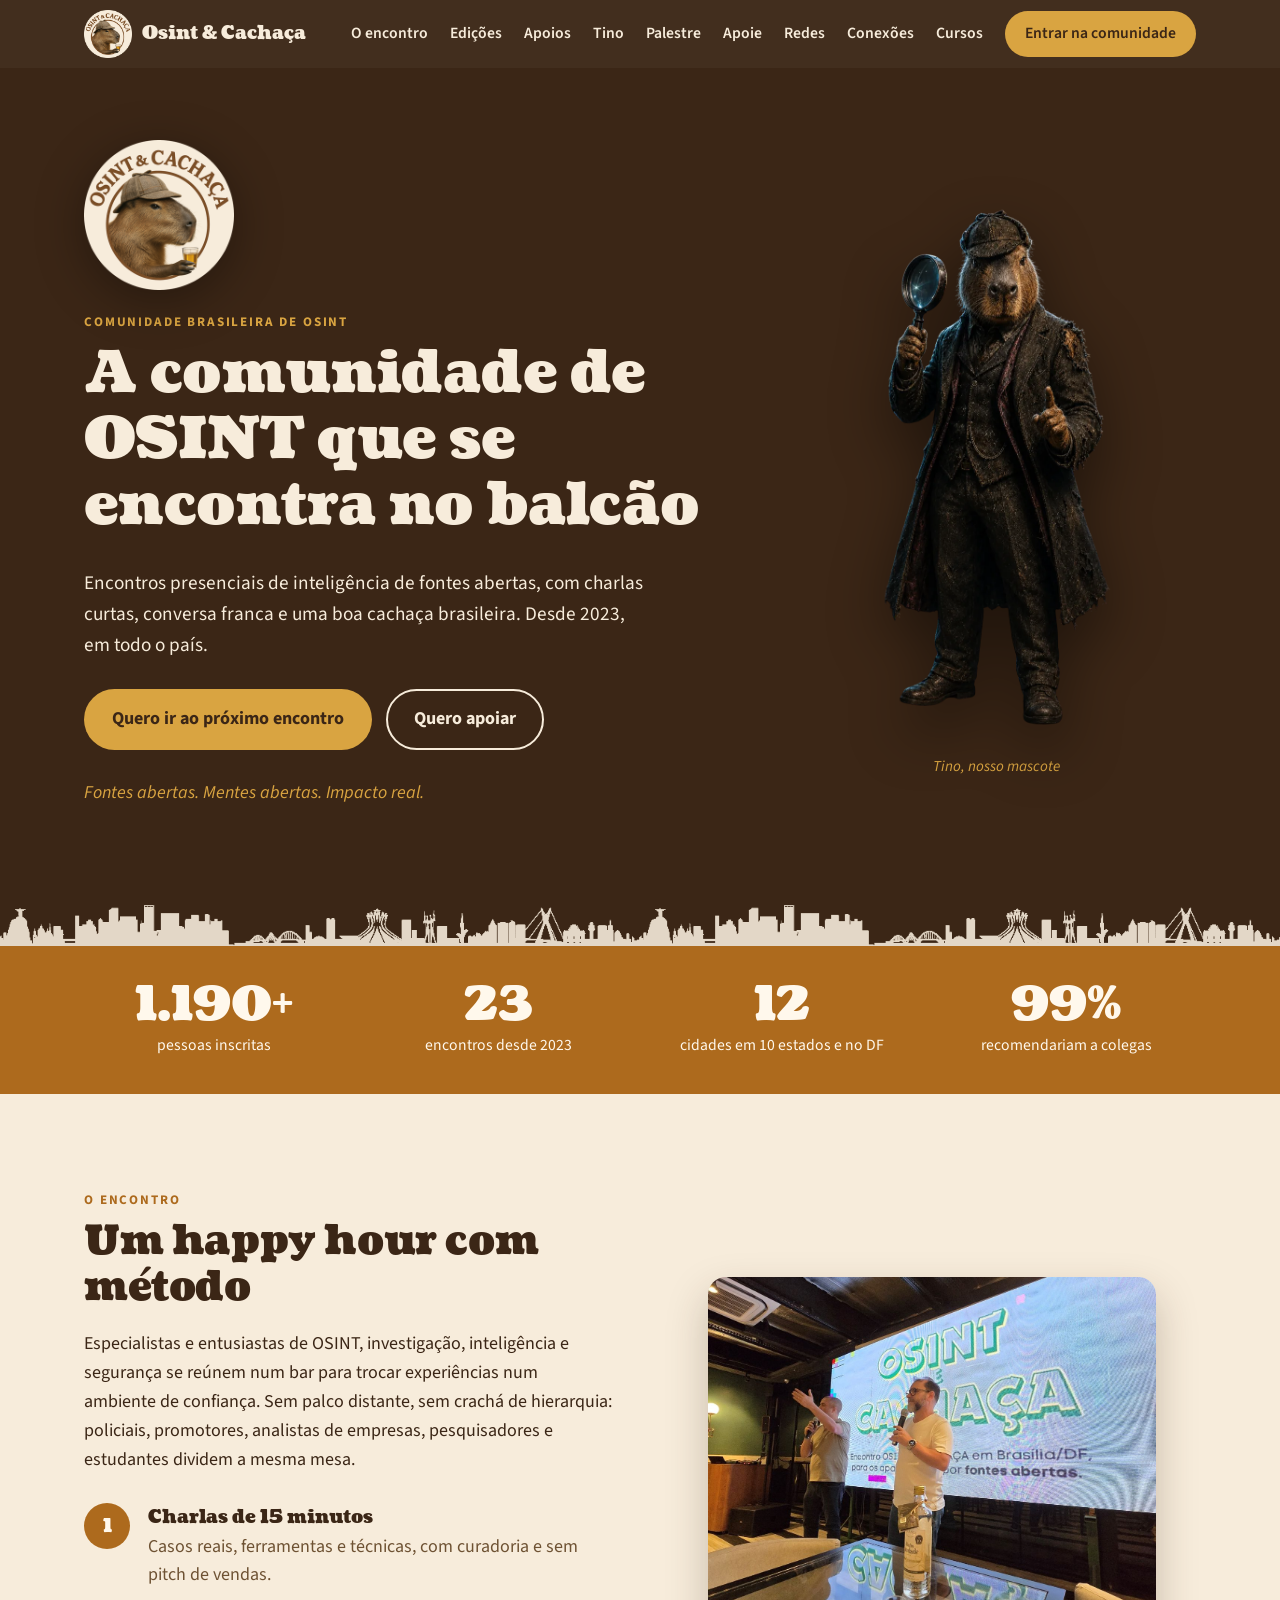
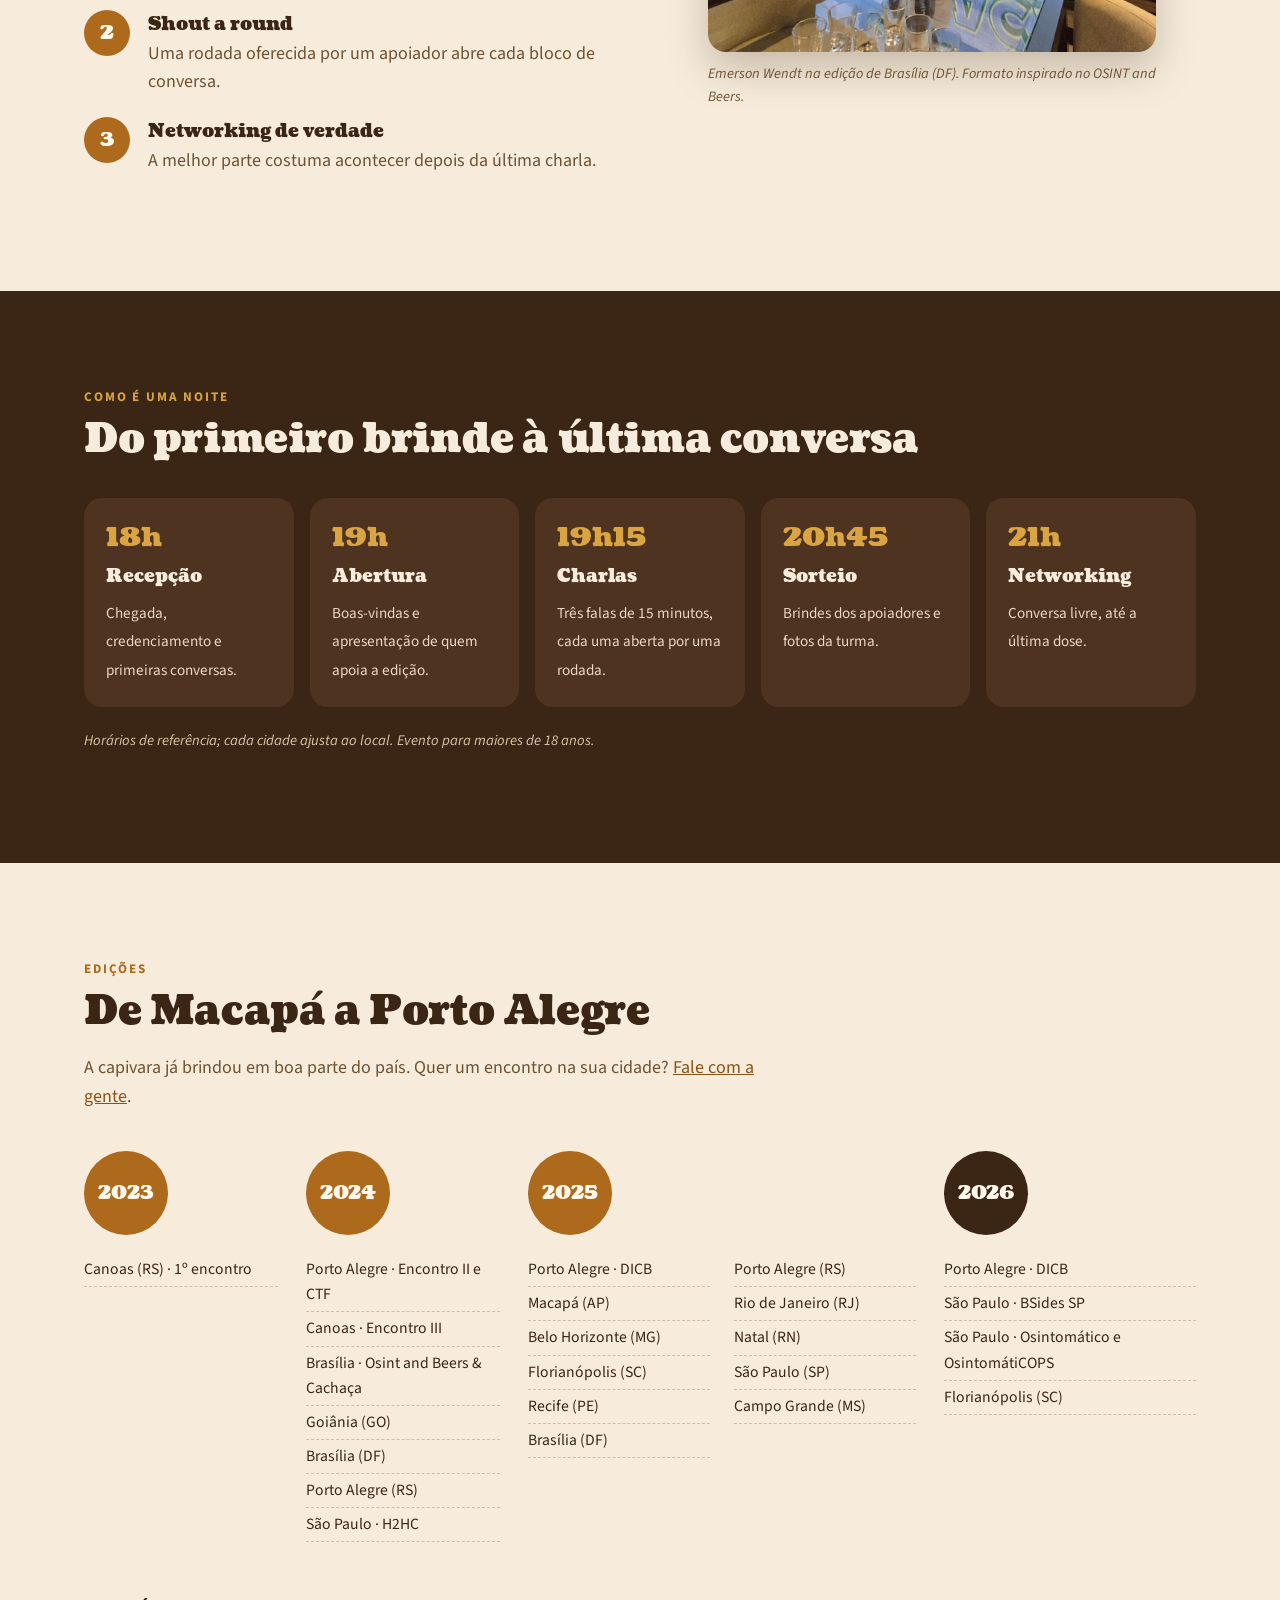
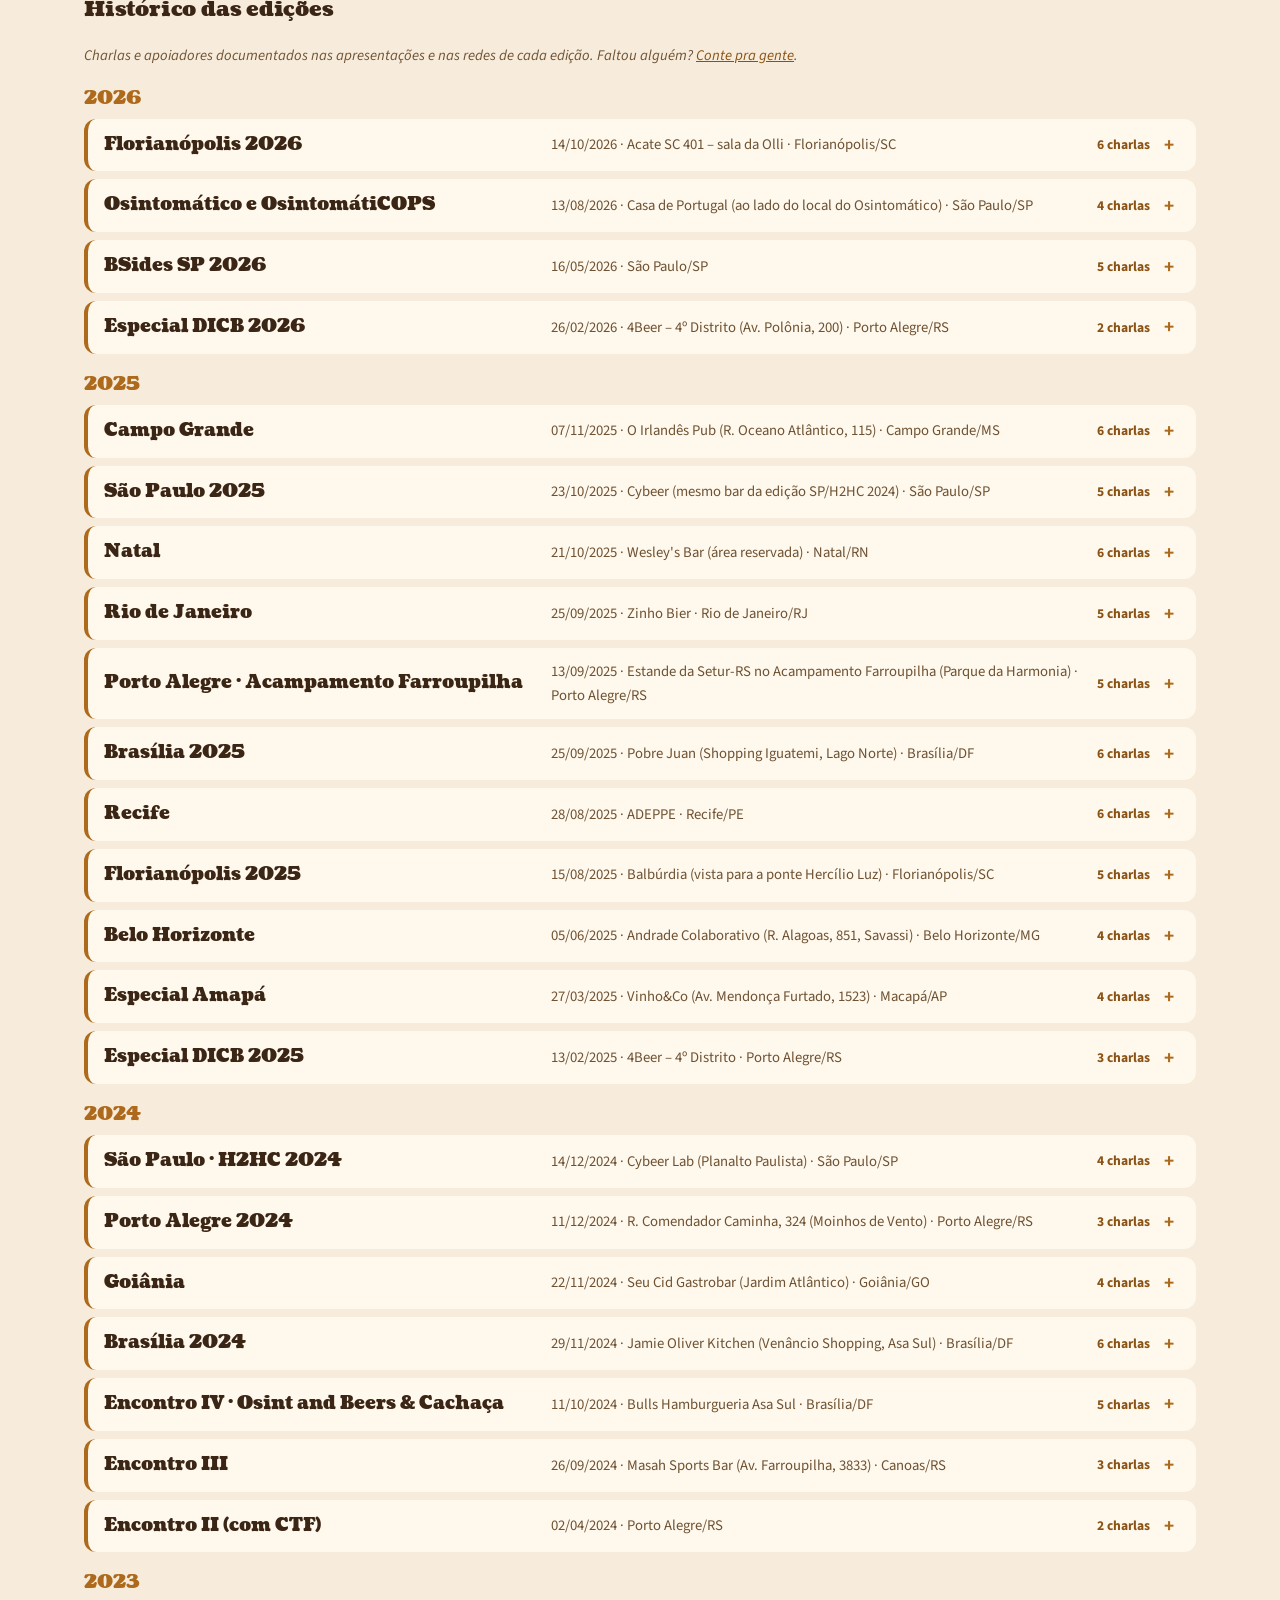
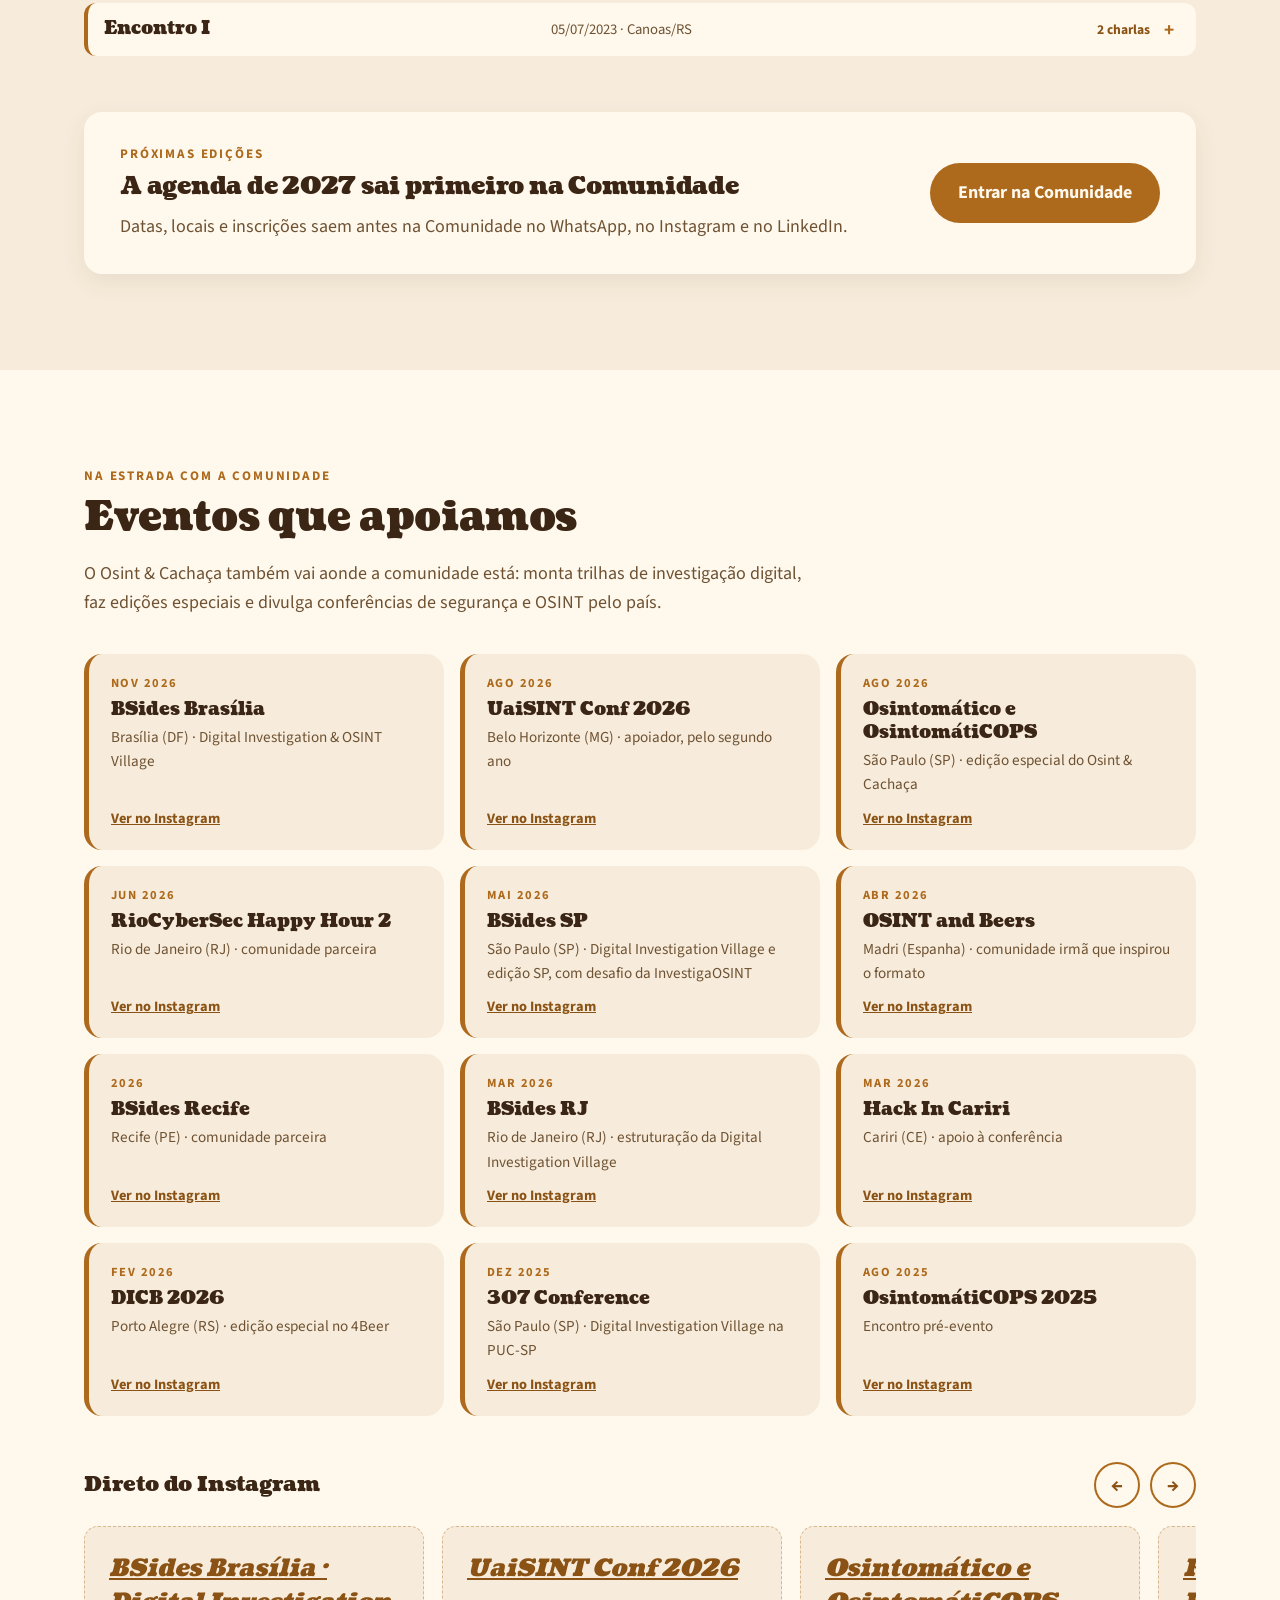
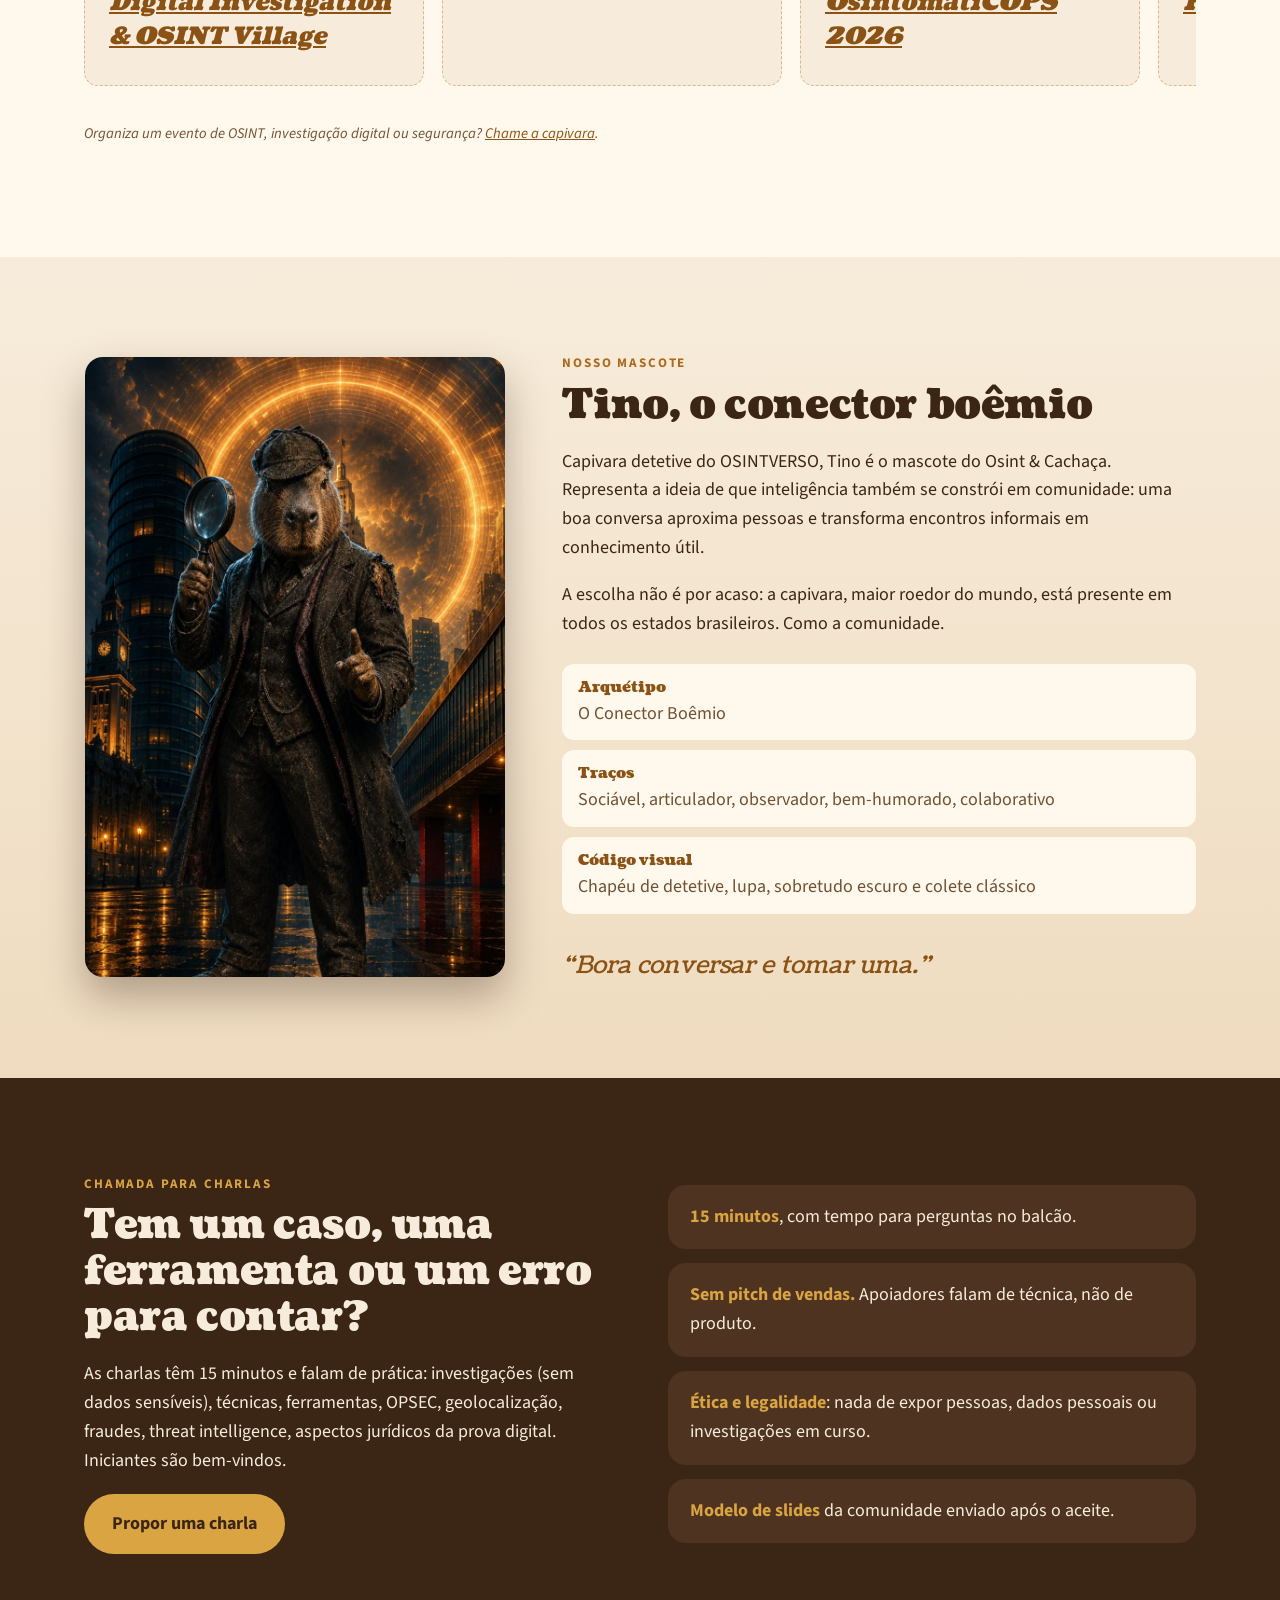
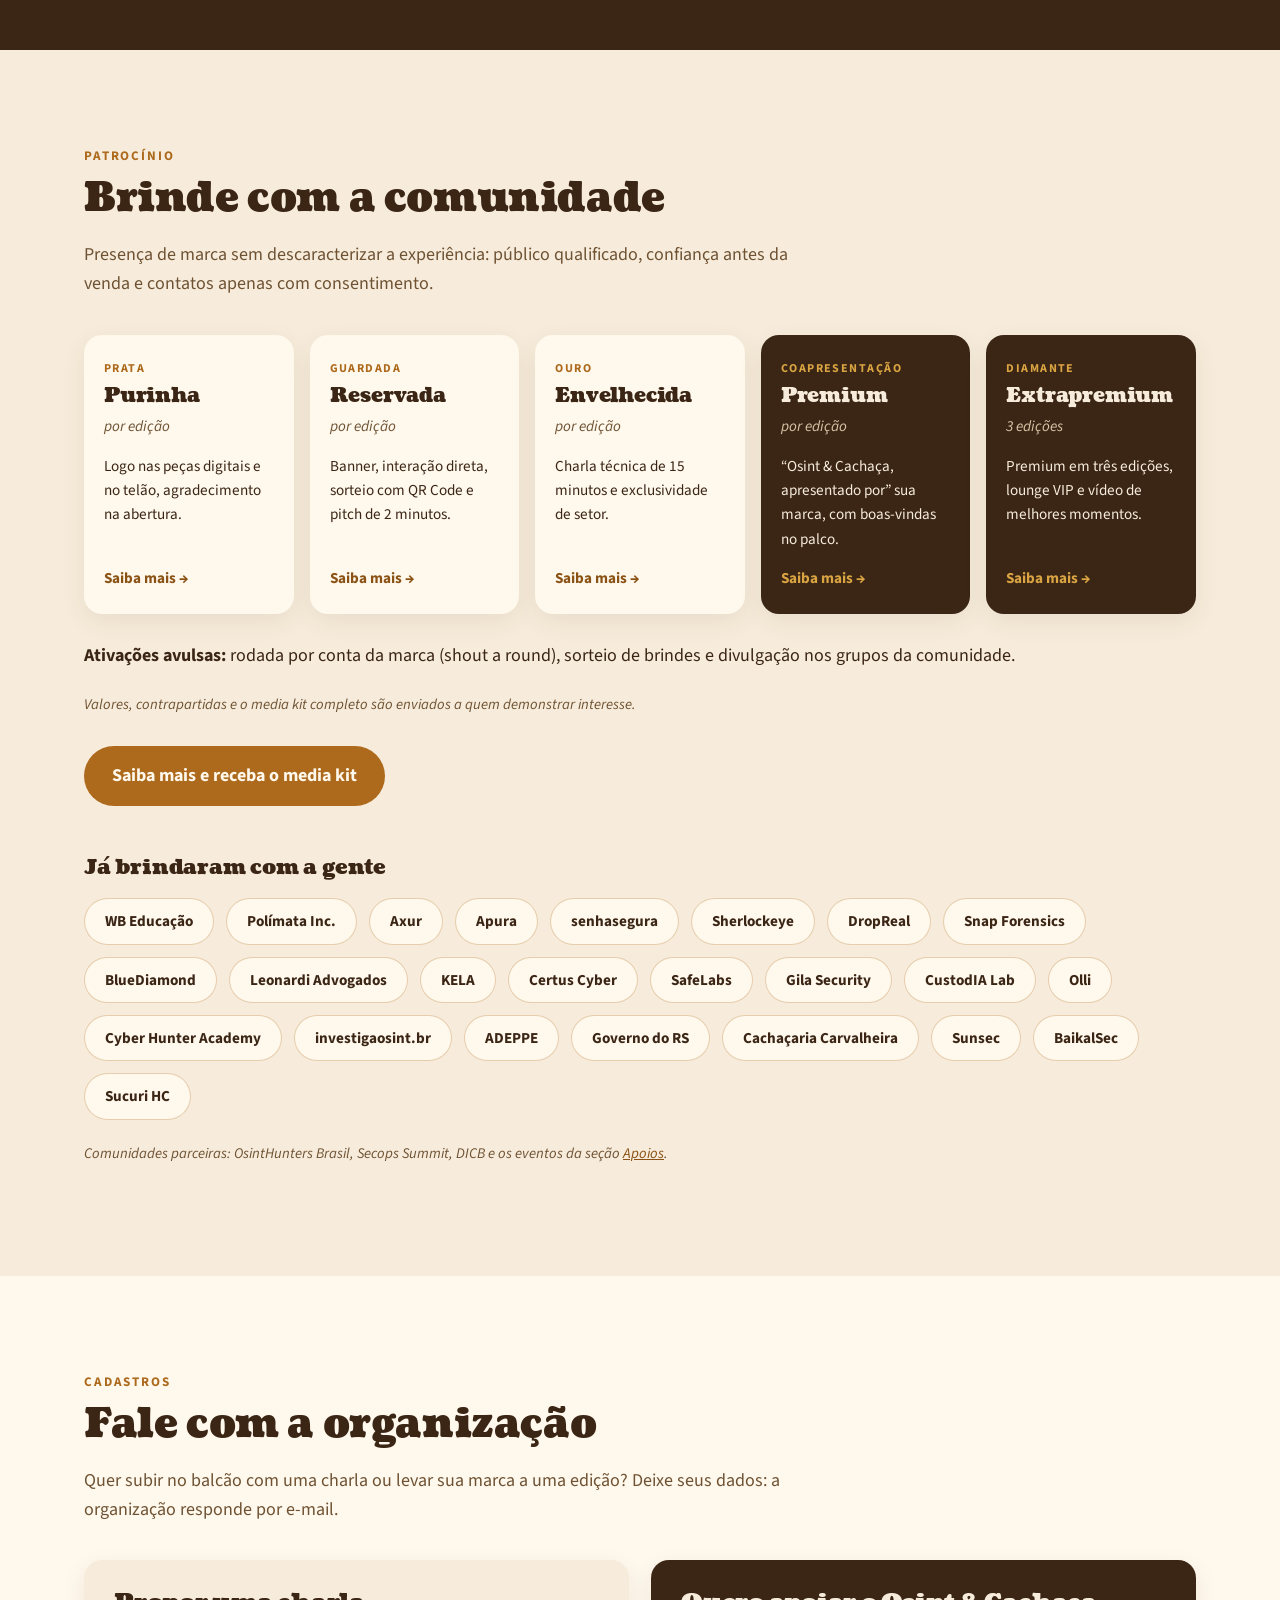
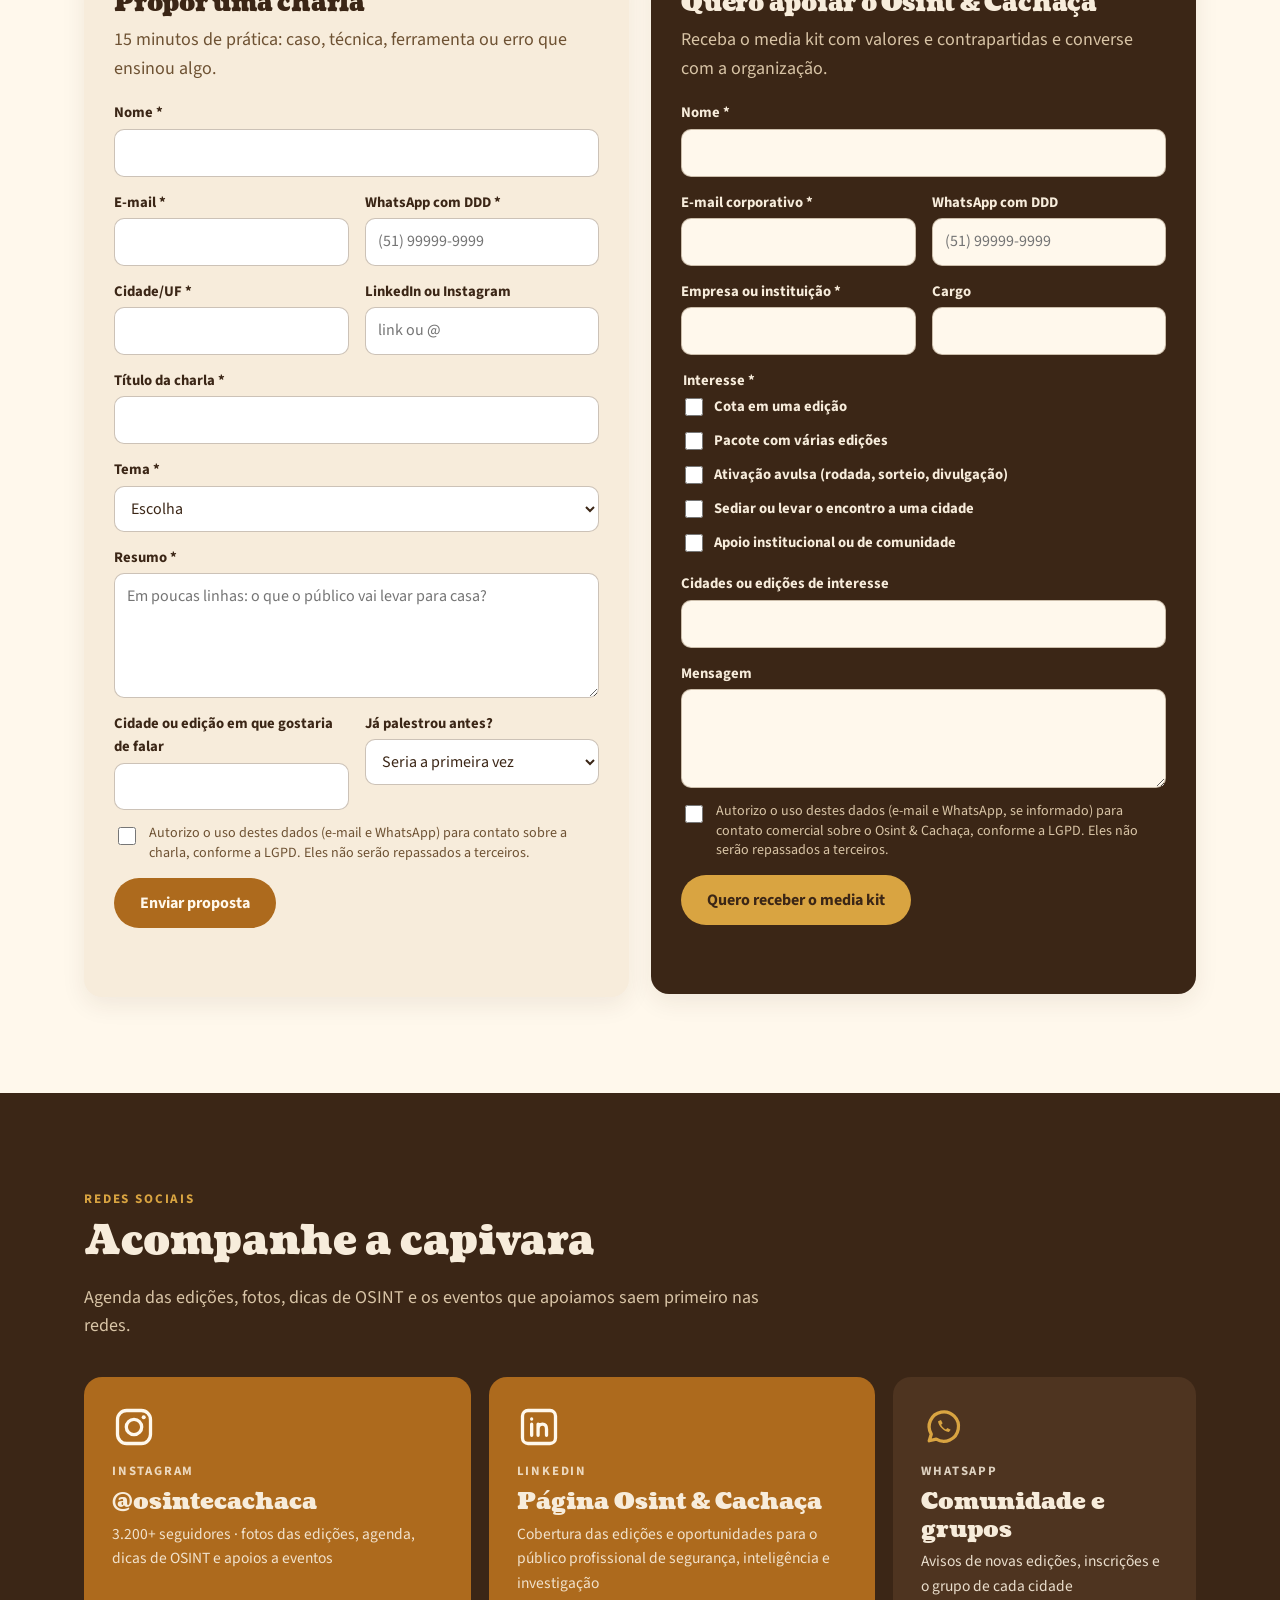
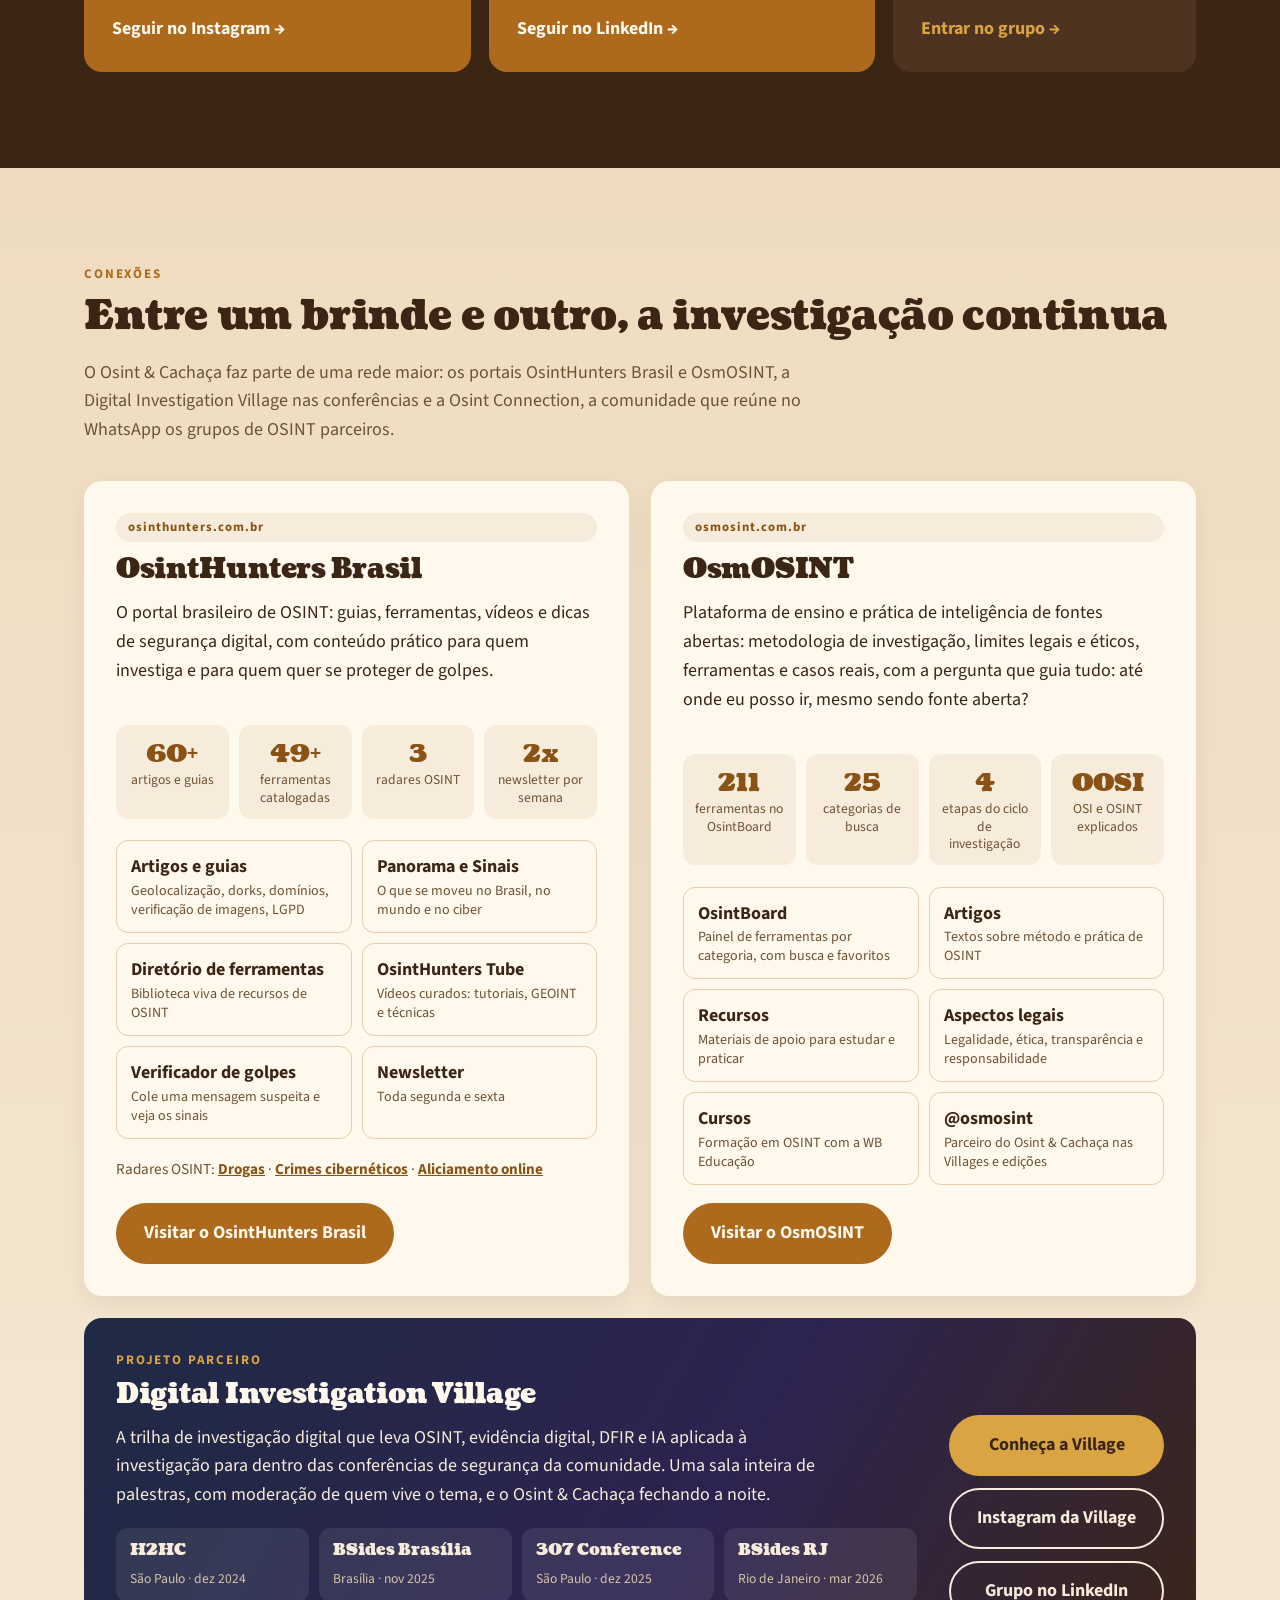
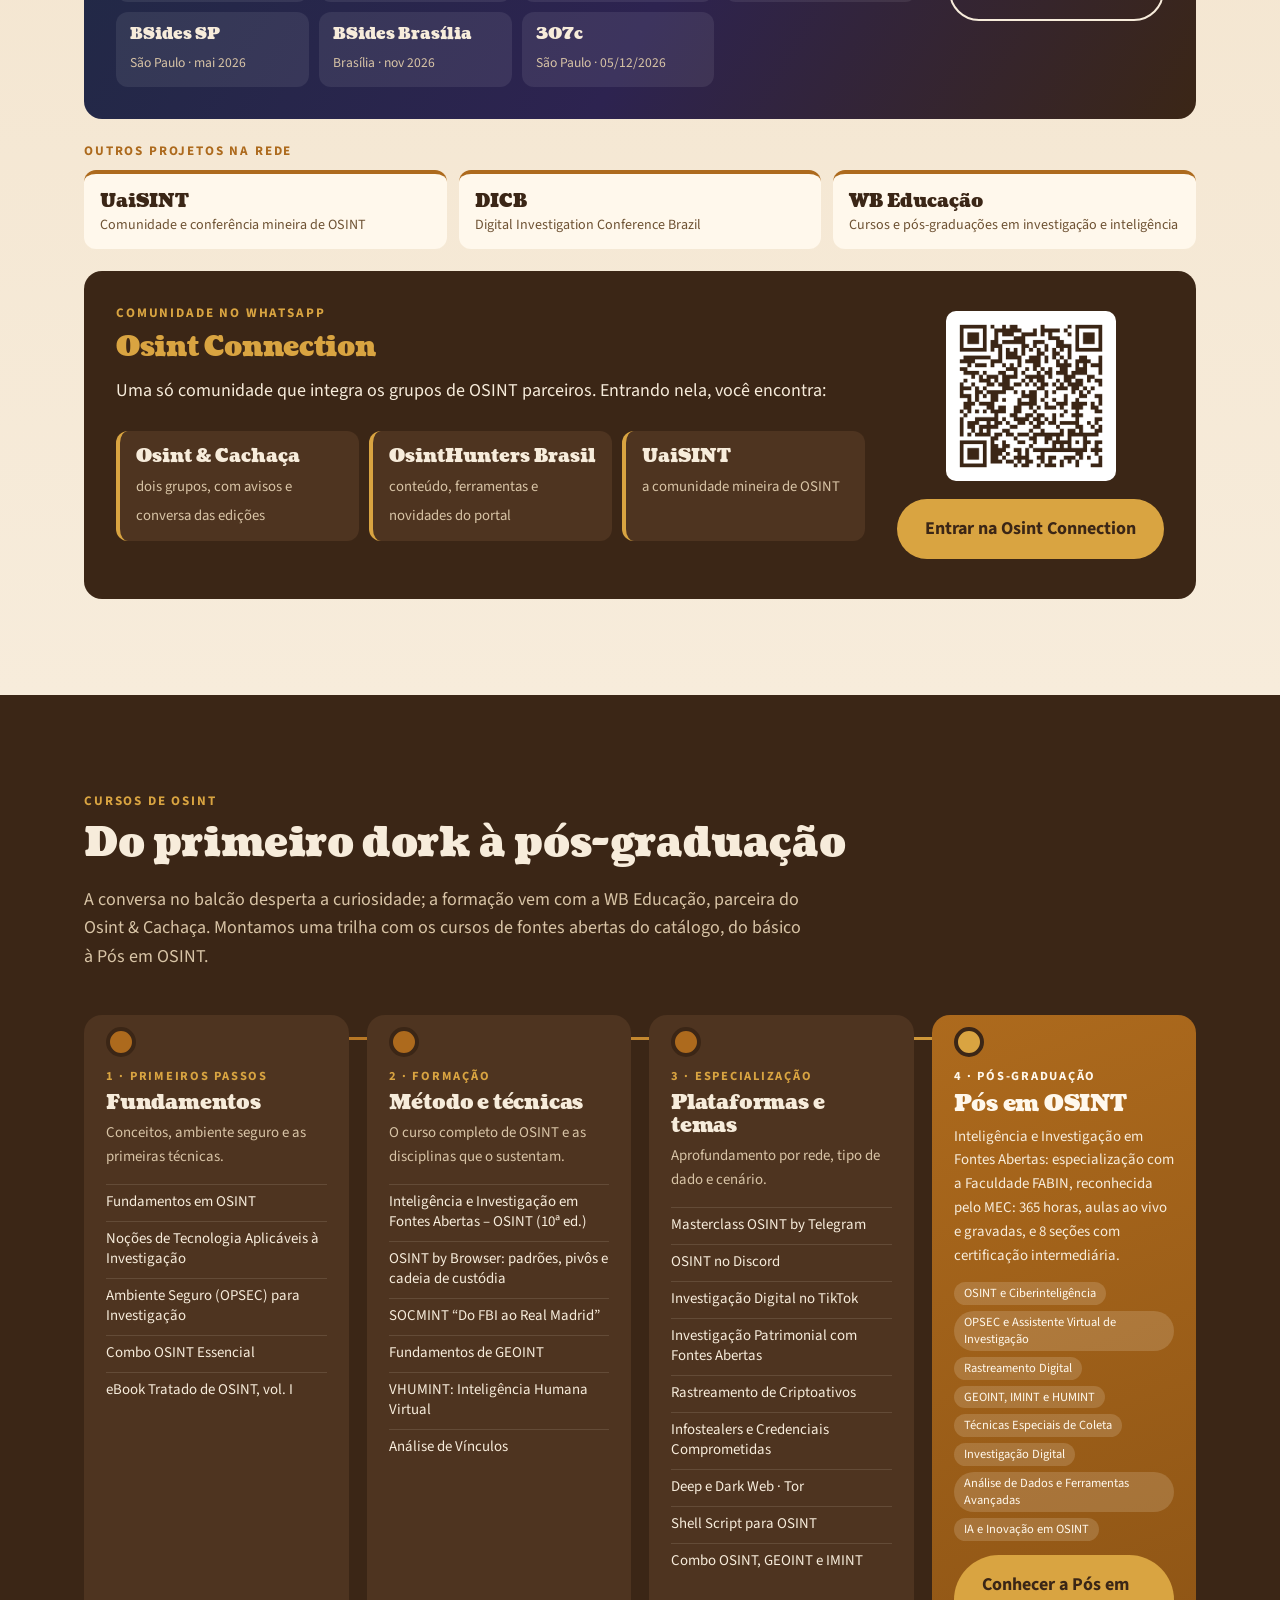
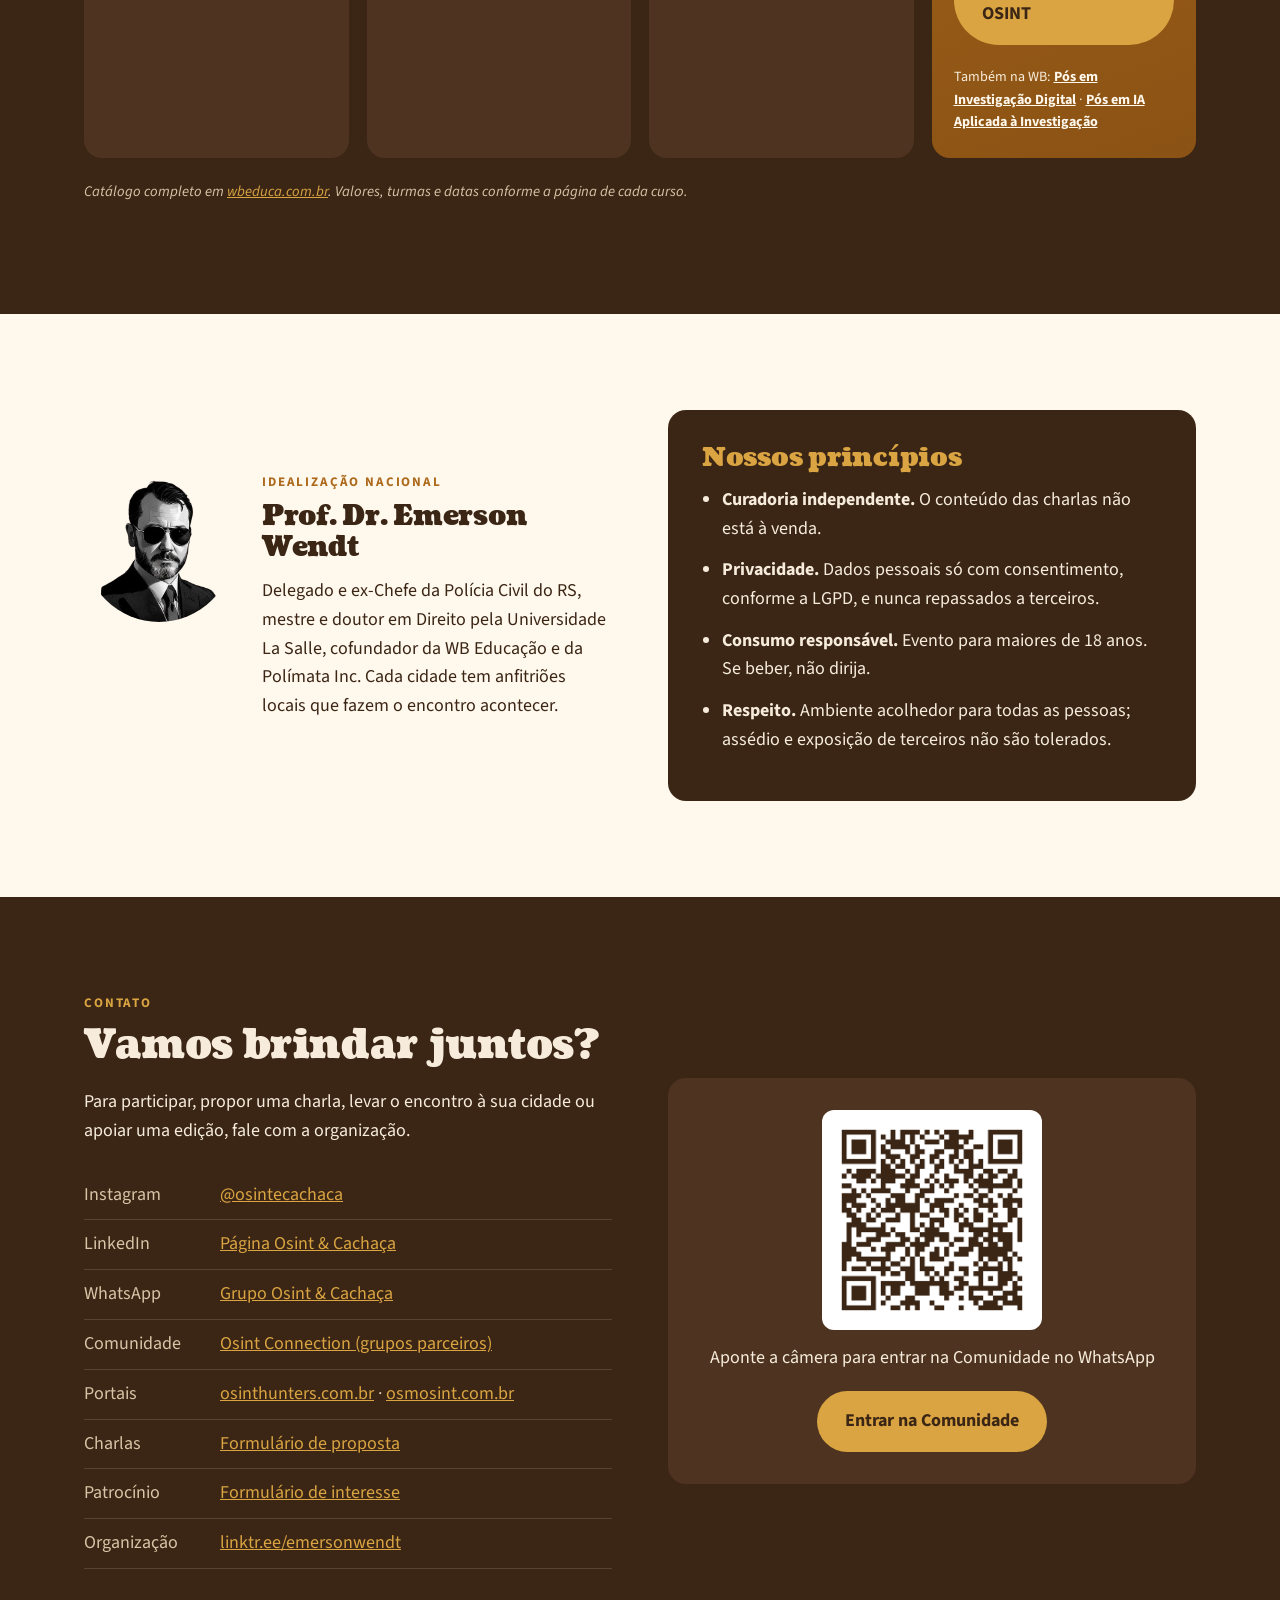
<file: index.html>
<!doctype html>
<html lang="pt-BR">
<head>
<meta charset="utf-8">
<meta name="viewport" content="width=device-width, initial-scale=1">
<title>Osint &amp; Cachaça · Comunidade brasileira de OSINT</title>
<meta name="description" content="Encontros presenciais de inteligência de fontes abertas (OSINT) pelo Brasil: charlas de 15 minutos, networking e uma boa cachaça. Mais de 1.100 pessoas inscritas desde 2023.">
<meta name="theme-color" content="#3B2616">
<link rel="icon" type="image/png" href="assets/img/favicon.png">
<link rel="apple-touch-icon" href="assets/img/apple-touch-icon.png">
<meta property="og:type" content="website">
<meta property="og:locale" content="pt_BR">
<meta property="og:title" content="Osint &amp; Cachaça · A comunidade de OSINT no balcão">
<meta property="og:description" content="Encontros presenciais de OSINT pelo Brasil, com charlas curtas, networking e cachaça brasileira.">
<meta property="og:image" content="https://osintecachaca.com.br/assets/img/og-image.jpg">
<meta property="og:url" content="https://osintecachaca.com.br/">
<link rel="canonical" href="https://osintecachaca.com.br/">
<meta name="twitter:card" content="summary_large_image">
<link rel="preconnect" href="https://fonts.googleapis.com">
<link rel="preconnect" href="https://fonts.gstatic.com" crossorigin>
<link href="https://fonts.googleapis.com/css2?family=Coustard:wght@400;900&family=Source+Sans+3:ital,wght@0,400;0,600;0,700;1,400&display=swap" rel="stylesheet">
<link rel="stylesheet" href="assets/site.css?v=20261127">
<script type="application/ld+json">
{
  "@context": "https://schema.org",
  "@type": "Organization",
  "name": "Osint & Cachaça",
  "description": "Comunidade brasileira de inteligência de fontes abertas (OSINT) com encontros presenciais.",
  "url": "https://osintecachaca.com.br/",
  "logo": "https://osintecachaca.com.br/assets/img/logo-nova-512.png",
  "sameAs": ["https://www.instagram.com/osintecachaca", "https://www.linkedin.com/showcase/osintecacha%C3%A7a/"],
  "parentOrganization": {"@type": "Organization", "name": "Polímata Inc."}
}
</script>
</head>
<body>

<a class="pular" href="#conteudo">Pular para o conteúdo</a>

<header class="topo" id="topo">
  <div class="topo__in">
    <a class="marca" href="#topo" aria-label="Osint &amp; Cachaça, início">
      <img src="assets/img/logo-nova-selo-160.png" alt="" width="48" height="48">
      <span>Osint &amp; Cachaça</span>
    </a>
    <button class="menu-btn" aria-expanded="false" aria-controls="menu">Menu</button>
    <nav id="menu" class="menu" aria-label="Seções">
      <a href="#sobre">O encontro</a>
      <a href="#edicoes">Edições</a>
      <a href="#apoios">Apoios</a>
      <a href="#tino">Tino</a>
      <a href="#palestre">Palestre</a>
      <a href="#apoie">Apoie</a>
      <a href="#redes">Redes</a>
      <a href="#conexao">Conexões</a>
      <a href="#cursos">Cursos</a>
      <a class="btn btn--ouro btn--peq" data-link="comunidade" href="#contato">Entrar na comunidade</a>
    </nav>
  </div>
</header>

<main id="conteudo">

  <!-- HERO -->
  <section class="hero escuro">
    <div class="hero__in">
      <div class="hero__txt">
        <img class="hero__selo" src="assets/img/logo-nova-selo-320.png" alt="Logomarca Osint &amp; Cachaça: capivara com chapéu de detetive segurando um copo de cachaça" width="320" height="320">
        <p class="kicker">Comunidade brasileira de OSINT</p>
        <h1>A comunidade de OSINT que se encontra no balcão</h1>
        <p class="lead">Encontros presenciais de inteligência de fontes abertas, com charlas curtas, conversa franca e uma boa cachaça brasileira. Desde 2023, em todo o país.</p>
        <div class="acoes">
          <a class="btn btn--ouro" data-link="comunidade" href="#contato">Quero ir ao próximo encontro</a>
          <a class="btn btn--linha" href="#apoie">Quero apoiar</a>
        </div>
        <p class="assinatura">Fontes abertas. Mentes abertas. Impacto real.</p>
      </div>
      <figure class="hero__tino">
        <img src="assets/img/tino-web.webp" alt="Tino, a capivara detetive mascote do Osint &amp; Cachaça, de sobretudo, chapéu e lupa" width="675" height="1200">
        <figcaption>Tino, nosso mascote</figcaption>
      </figure>
    </div>
    <div class="skyline skyline--creme" aria-hidden="true"></div>
  </section>

  <!-- NÚMEROS -->
  <section class="numeros" aria-label="A comunidade em números">
    <div class="wrap numeros__grid">
      <div><strong>1.190+</strong><span>pessoas inscritas</span></div>
      <div><strong>23</strong><span>encontros desde 2023</span></div>
      <div><strong>12</strong><span>cidades em 10 estados e no DF</span></div>
      <div><strong>99%</strong><span>recomendariam a colegas</span></div>
    </div>
  </section>

  <!-- SOBRE -->
  <section class="sec" id="sobre">
    <div class="wrap dois">
      <div>
        <p class="kicker">O encontro</p>
        <h2>Um happy hour com método</h2>
        <p>Especialistas e entusiastas de OSINT, investigação, inteligência e segurança se reúnem num bar para trocar experiências num ambiente de confiança. Sem palco distante, sem crachá de hierarquia: policiais, promotores, analistas de empresas, pesquisadores e estudantes dividem a mesma mesa.</p>
        <ol class="passos">
          <li><b>Charlas de 15 minutos</b><span>Casos reais, ferramentas e técnicas, com curadoria e sem pitch de vendas.</span></li>
          <li><b>Shout a round</b><span>Uma rodada oferecida por um apoiador abre cada bloco de conversa.</span></li>
          <li><b>Networking de verdade</b><span>A melhor parte costuma acontecer depois da última charla.</span></li>
        </ol>
      </div>
      <figure class="foto">
        <img src="assets/img/foto-emerson-brasilia.jpg" alt="Emerson Wendt fala ao microfone diante do telão Osint &amp; Cachaça em Brasília, com uma garrafa de cachaça e copinhos na mesa" loading="lazy" width="1200" height="1003">
        <figcaption>Emerson Wendt na edição de Brasília (DF). Formato inspirado no OSINT and Beers.</figcaption>
      </figure>
    </div>
  </section>

  <!-- NOITE -->
  <section class="sec escuro" aria-labelledby="noite-t">
    <div class="wrap">
      <p class="kicker">Como é uma noite</p>
      <h2 id="noite-t">Do primeiro brinde à última conversa</h2>
      <ol class="agenda">
        <li><time>18h</time><b>Recepção</b><span>Chegada, credenciamento e primeiras conversas.</span></li>
        <li><time>19h</time><b>Abertura</b><span>Boas-vindas e apresentação de quem apoia a edição.</span></li>
        <li><time>19h15</time><b>Charlas</b><span>Três falas de 15 minutos, cada uma aberta por uma rodada.</span></li>
        <li><time>20h45</time><b>Sorteio</b><span>Brindes dos apoiadores e fotos da turma.</span></li>
        <li><time>21h</time><b>Networking</b><span>Conversa livre, até a última dose.</span></li>
      </ol>
      <p class="nota">Horários de referência; cada cidade ajusta ao local. Evento para maiores de 18 anos.</p>
    </div>
  </section>

  <!-- EDIÇÕES -->
  <section class="sec" id="edicoes">
    <div class="wrap">
      <p class="kicker">Edições</p>
      <h2>De Macapá a Porto Alegre</h2>
      <p class="intro">A capivara já brindou em boa parte do país. Quer um encontro na sua cidade? <a href="#contato">Fale com a gente</a>.</p>
      <div class="linha-tempo">
        <div class="ano"><h3>2023</h3><ul><li>Canoas (RS) · 1º encontro</li></ul></div>
        <div class="ano"><h3>2024</h3><ul><li>Porto Alegre · Encontro II e CTF</li><li>Canoas · Encontro III</li><li>Brasília · Osint and Beers &amp; Cachaça</li><li>Goiânia (GO)</li><li>Brasília (DF)</li><li>Porto Alegre (RS)</li><li>São Paulo · H2HC</li></ul></div>
        <div class="ano ano--largo"><h3>2025</h3><ul>
          <li>Porto Alegre · DICB</li><li>Macapá (AP)</li><li>Belo Horizonte (MG)</li><li>Florianópolis (SC)</li>
          <li>Recife (PE)</li><li>Brasília (DF)</li><li>Porto Alegre (RS)</li><li>Rio de Janeiro (RJ)</li>
          <li>Natal (RN)</li><li>São Paulo (SP)</li><li>Campo Grande (MS)</li></ul></div>
        <div class="ano"><h3>2026</h3><ul><li>Porto Alegre · DICB</li><li>São Paulo · BSides SP</li><li>São Paulo · Osintomático e OsintomátiCOPS</li><li>Florianópolis (SC)</li></ul></div>
      </div>
      <!-- HISTORICO:INICIO -->
      <div class="historico">
        <h3 class="sub">Histórico das edições</h3>
        <p class="nota">Charlas e apoiadores documentados nas apresentações e nas redes de cada edição. Faltou alguém? <a href="#cadastros">Conte pra gente</a>.</p>
        <div class="hist-ano"><h4>2026</h4>
          <details class="hist-ed">
            <summary><span class="hist-nome">Florianópolis 2026</span><span class="hist-meta">14/10/2026 · Acate SC 401 – sala da Olli · Florianópolis/SC</span><span class="hist-qtd">6 charlas</span></summary>
            <div class="hist-corpo">
              <ul class="hist-charlas">
                <li><b>Emerson Wendt</b> · OSINT &amp; IA: como fica a verificação da prova e da fonte?</li>
                <li><b>Marlon Petry</b> · Texto invisível, agentes de IA e a nova fronteira do OSINT</li>
                <li><b>Douglas Fischer</b> · Cadeia de custódia e prova digital</li>
                <li><b>Marcello Arigony e Georgia Ferro</b> · Sustentabilidade da prova digital em investigações e processos</li>
                <li><b>Anthony Kramers</b> · Posso confiar nesta assinatura? Investigação digital, evidências e autenticidade documental</li>
              </ul>
              <p class="hist-linha"><span>Organização</span>Emerson Wendt, Georgia Ferro</p>
              <p class="hist-linha"><span>Apoio</span>WB Educação, Polímata Inc., Gila Security, CustodIA Lab, Olli</p>
            </div>
          </details>
          <details class="hist-ed">
            <summary><span class="hist-nome">Osintomático e OsintomátiCOPS</span><span class="hist-meta">13/08/2026 · Casa de Portugal (ao lado do local do Osintomático) · São Paulo/SP</span><span class="hist-qtd">4 charlas</span></summary>
            <div class="hist-corpo">
              <ul class="hist-charlas">
                <li><b>Luiz Kazap e Rafael Gualberto</b> · Todo mundo deixa rastro. Poucos sabem ler</li>
                <li><b>Eduardo Arcos</b> · Ela não inventa mais. Agora ela cita: até onde vai a IA e onde começa a sua responsabilidade</li>
                <li><b>Pablo Asenjo</b> · Speedrunning building OSINT tools for your workflow</li>
              </ul>
              <p class="hist-linha"><span>Organização</span>Emerson Wendt, Alesandro Barreto</p>
              <p class="hist-linha"><span>Apoio</span>WB Educação, Polímata Inc., SecOps Summit, KELA, Certus Cyber</p>
            </div>
          </details>
          <details class="hist-ed">
            <summary><span class="hist-nome">BSides SP 2026</span><span class="hist-meta">16/05/2026 · São Paulo/SP</span><span class="hist-qtd">5 charlas</span></summary>
            <div class="hist-corpo">
              <ul class="hist-charlas">
                <li><b>Alesandro Barreto</b> · A internet não esquece: utilizando OSINT contra golpistas</li>
                <li><b>Izadora Batista</b> · Moscaram na rede: como cheguei no threat actor</li>
                <li><b>Bárbara Bondcore</b> · OSINT como vetor de convergência investigativa</li>
                <li><b>Filipi Pires</b> · Análise de malware</li>
                <li><b>Lucas Moreira</b> · Como fazer OSINT sem usar nenhuma ferramenta</li>
              </ul>
              <p class="hist-linha"><span>Organização</span>Emerson Wendt</p>
              <p class="hist-linha"><span>Apoio</span>WB Educação, Polímata Inc., DropReal, InvestigaOSINT, Sherlockeye</p>
            </div>
          </details>
          <details class="hist-ed">
            <summary><span class="hist-nome">Especial DICB 2026</span><span class="hist-meta">26/02/2026 · 4Beer – 4º Distrito (Av. Polônia, 200) · Porto Alegre/RS</span><span class="hist-qtd">2 charlas</span></summary>
            <div class="hist-corpo">
              <ul class="hist-charlas">
                <li><b>Pollyne Zunino</b> · Inteligência de fontes abertas salvando vidas no enfrentamento ao tráfico humano</li>
                <li><b>Weslley Shaimon</b> · Uma década de fraude: usando dispositivos de rede para fraude</li>
              </ul>
              <p class="hist-linha"><span>Organização</span>Emerson Wendt, Alesandro Barreto</p>
              <p class="hist-linha"><span>Apoio</span>WB Educação, Polímata Inc., SecOps Summit, Apura, Sherlockeye, DropReal, Snap Forensics, BlueDiamond, Leonardi Advogados</p>
            </div>
          </details>
        </div>
        <div class="hist-ano"><h4>2025</h4>
          <details class="hist-ed">
            <summary><span class="hist-nome">Campo Grande</span><span class="hist-meta">07/11/2025 · O Irlandês Pub (R. Oceano Atlântico, 115) · Campo Grande/MS</span><span class="hist-qtd">6 charlas</span></summary>
            <div class="hist-corpo">
              <ul class="hist-charlas">
                <li><b>Emerson Wendt</b> · Identificadores para OSINT &amp; ferramentas práticas</li>
                <li><b>Diogo Banzer</b> · OPSEC cidadão</li>
                <li><b>Michel Neves</b> · Negociação de dados vazados</li>
                <li><b>Bruno Alvares</b> · Fingerprint intelligence: rastreando organizações e seus sistemas</li>
                <li><b>Joabe Kachorroski</b> · Menos “Ctrl+F”, mais cachaça: mapeando a dark web com a StealthMole</li>
                <li><b>Juão Rossati</b> · GEOINT: gamificação da OSINT com GeoGuessr</li>
              </ul>
              <p class="hist-linha"><span>Organização</span>Emerson Wendt, Diogo Banzer</p>
              <p class="hist-linha"><span>Apoio</span>WB Educação, Sherlockeye, DropReal, SecOps Summit, BaikalSec, Sucuri HC</p>
            </div>
          </details>
          <details class="hist-ed">
            <summary><span class="hist-nome">São Paulo 2025</span><span class="hist-meta">23/10/2025 · Cybeer (mesmo bar da edição SP/H2HC 2024) · São Paulo/SP</span><span class="hist-qtd">5 charlas</span></summary>
            <div class="hist-corpo">
              <ul class="hist-charlas">
                <li><b>Emerson Wendt</b> · Identificadores para OSINT &amp; ferramentas práticas</li>
                <li><b>Raul Cândido</b> · HUMINT em SOCMINT: perfilando comportamentos</li>
                <li><b>Pollyne Zunino</b> · Ameaças cibernéticas ao sistema financeiro: análise e perspectiva</li>
                <li><b>Lucas Sampaio Antoniaci</b> · Como a Blackbird usa IA para transformar dados em inteligência</li>
                <li><b>Caíque Barqueta</b> · De logs stealers ao RDP vendido: a visibilidade do Mantis no TTP do acesso inicial de atores</li>
              </ul>
              <p class="hist-linha"><span>Organização</span>Emerson Wendt</p>
              <p class="hist-linha"><span>Apoio</span>WB Educação, Sherlockeye, SafeLabs, SecOps Summit, DropReal, Apura</p>
            </div>
          </details>
          <details class="hist-ed">
            <summary><span class="hist-nome">Natal</span><span class="hist-meta">21/10/2025 · Wesley's Bar (área reservada) · Natal/RN</span><span class="hist-qtd">6 charlas</span></summary>
            <div class="hist-corpo">
              <ul class="hist-charlas">
                <li><b>Emerson Wendt</b> · Identificadores para OSINT &amp; ferramentas práticas</li>
                <li><b>Ricardo Eduardo Lins Batista Neto</b> · OSINT em investigação de crimes virtuais contra crianças e adolescentes</li>
                <li><b>Jorge Ramos de Figueiredo</b> · Mobile forensics e OSINT, tudo junto e misturado</li>
                <li><b>Essuelio Trigueiro</b> · A história de Maria Blogueirinha: como potencializar a investigação policial com OSINT</li>
                <li><b>Felipe Botelho</b> · Engenharia social investigativa + OSINT: uso de técnicas e ferramentas para obtenção de dados digitais</li>
                <li><b>Anderson Cirilo Valentim</b> · Cybercrime 101: cenário de fraudes</li>
              </ul>
              <p class="hist-linha"><span>Organização</span>Emerson Wendt</p>
              <p class="hist-linha"><span>Apoio</span>WB Educação, Sherlockeye, Sunsec, SecOps Summit, DropReal</p>
            </div>
          </details>
          <details class="hist-ed">
            <summary><span class="hist-nome">Rio de Janeiro</span><span class="hist-meta">25/09/2025 · Zinho Bier · Rio de Janeiro/RJ</span><span class="hist-qtd">5 charlas</span></summary>
            <div class="hist-corpo">
              <ul class="hist-charlas">
                <li><b>Emerson Wendt</b> · Identificadores para OSINT &amp; ferramentas práticas</li>
                <li><b>Marco Combat</b> · OPSEC com Kasm Workspaces</li>
                <li><b>Éric Costa</b> · Como SOCMINT auxilia nos padrões de comportamento</li>
                <li><b>Frank Vieira</b> · Open bar de credenciais: a era dos vazamentos</li>
                <li><b>Franqlin Soares</b> · O agente secreto do balcão: OSINT com gelo e limão</li>
              </ul>
              <p class="hist-linha"><span>Organização</span>Emerson Wendt</p>
              <p class="hist-linha"><span>Apoio</span>Sherlockeye, SecOps Summit, Apura</p>
            </div>
          </details>
          <details class="hist-ed">
            <summary><span class="hist-nome">Porto Alegre · Acampamento Farroupilha</span><span class="hist-meta">13/09/2025 · Estande da Setur-RS no Acampamento Farroupilha (Parque da Harmonia) · Porto Alegre/RS</span><span class="hist-qtd">5 charlas</span></summary>
            <div class="hist-corpo">
              <ul class="hist-charlas">
                <li><b>Emerson Wendt</b> · Identificadores para OSINT &amp; ferramentas práticas</li>
                <li><b>Wagner Rodrigues</b> · OSINT como ferramenta de educação corporativa</li>
                <li><b>Luciane Bertoletti</b> · O que Dubai tem a ver com OSINT?</li>
                <li><b>Carlos Munhos</b> · Como as informações públicas revelam sua superfície de ataque cibernético</li>
                <li><b>Marcio Machry</b> · De um Google ID ao infrator: uma investigação cibernética com OSINT</li>
              </ul>
              <p class="hist-linha"><span>Organização</span>Emerson Wendt</p>
              <p class="hist-linha"><span>Apoio</span>WB Educação, Secretaria do Turismo do RS, Sherlockeye, DropReal, SecOps Summit</p>
            </div>
          </details>
          <details class="hist-ed">
            <summary><span class="hist-nome">Brasília 2025</span><span class="hist-meta">25/09/2025 · Pobre Juan (Shopping Iguatemi, Lago Norte) · Brasília/DF</span><span class="hist-qtd">6 charlas</span></summary>
            <div class="hist-corpo">
              <ul class="hist-charlas">
                <li><b>Willian Wistuba</b> · Como “OSINTar” perfis no X/Twitter com F12, IA e Tampermonkey</li>
                <li><b>Sérgio Fava</b> · Desafios da raspagem de sites com CyberChef</li>
                <li><b>Ramiro Silveira</b> · Além da coleta: desafios da fase de análise em OSINT</li>
                <li><b>Ricardo Magno Teixeira Fonseca</b> · OSINT e IA: reflexões</li>
                <li><b>Deodato Rodrigues</b> · OSINT além do óbvio: quando a criatividade vale mais que a ferramenta</li>
                <li><b>Victor Fabre</b> · Casos de uso para credenciais expostas: gestão de riscos e resposta a incidentes com credenciais comprometidas</li>
              </ul>
              <p class="hist-linha"><span>Organização</span>Emerson Wendt, Willian Wistuba, Alesandro Barreto</p>
              <p class="hist-linha"><span>Apoio</span>Sherlockeye, Apura, SecOps Summit</p>
            </div>
          </details>
          <details class="hist-ed">
            <summary><span class="hist-nome">Recife</span><span class="hist-meta">28/08/2025 · ADEPPE · Recife/PE</span><span class="hist-qtd">6 charlas</span></summary>
            <div class="hist-corpo">
              <ul class="hist-charlas">
                <li><b>Emerson Wendt</b> · Identificadores para OSINT &amp; ferramentas práticas</li>
                <li><b>Isabela Porpino</b> · OSINT em ação: técnicas aplicadas à investigação de fraudes eletrônicas</li>
                <li><b>Edvaldo Veiga</b> · OSINT e investigação em sites</li>
                <li><b>Sérgio Luís Oliveira dos Santos</b> · Segurança operacional (OPSEC) aplicada a investigações de fontes abertas no Instagram</li>
                <li><b>Percival Henriques</b> · OSINT e a Estratégia Nacional de Cibersegurança: da coleta de dados à soberania digital</li>
                <li><b>Helder de Souza</b> · OSINT: “pé na porta e mão no mouse”</li>
              </ul>
              <p class="hist-linha"><span>Organização</span>Emerson Wendt</p>
              <p class="hist-linha"><span>Apoio</span>Sherlockeye, Cachaçaria Carvalheira, DropReal, ADEPPE</p>
            </div>
          </details>
          <details class="hist-ed">
            <summary><span class="hist-nome">Florianópolis 2025</span><span class="hist-meta">15/08/2025 · Balbúrdia (vista para a ponte Hercílio Luz) · Florianópolis/SC</span><span class="hist-qtd">5 charlas</span></summary>
            <div class="hist-corpo">
              <ul class="hist-charlas">
                <li><b>Alexandre Morais da Rosa</b> · Primeiros passos em OSINT: um guia para iniciantes</li>
                <li><b>Rodrigo Coutinho</b> · Escopo de investigações digitais no século XXI: mídias sociais, análise de texto e analytics</li>
                <li><b>Lucas Moreira</b> · MindLeak: o vazamento de informação que começa no cérebro</li>
                <li><b>Alesandro Barreto</b> · OSINT Vintage: rastreamento e prisão com evidências do Orkut</li>
                <li><b>Suirdan Isensee</b> · Entre a oferta e a manipulação: multipropriedade, OSINT e os bastidores da engenharia social</li>
              </ul>
              <p class="hist-linha"><span>Organização</span>Emerson Wendt</p>
              <p class="hist-linha"><span>Apoio</span>Sherlockeye, DropReal, Kodex</p>
            </div>
          </details>
          <details class="hist-ed">
            <summary><span class="hist-nome">Belo Horizonte</span><span class="hist-meta">05/06/2025 · Andrade Colaborativo (R. Alagoas, 851, Savassi) · Belo Horizonte/MG</span><span class="hist-qtd">4 charlas</span></summary>
            <div class="hist-corpo">
              <ul class="hist-charlas">
                <li><b>Emerson Wendt</b> · Identificadores para OSINT &amp; ferramentas práticas</li>
                <li><b>Izadora Batista</b> · Na internet, nada se esconde: o que OSINT pode revelar sobre você</li>
                <li><b>Deivison Mendes</b> · Mapeando padrões comportamentais com OSINT e SOCMINT</li>
                <li><b>Mauro Ellovitch</b> · OSINT como importante ferramenta investigativa do MPMG</li>
              </ul>
              <p class="hist-linha"><span>Organização</span>Emerson Wendt</p>
              <p class="hist-linha"><span>Apoio</span>Sherlockeye, DropReal, Cachaça Néctar do Comendador</p>
            </div>
          </details>
          <details class="hist-ed">
            <summary><span class="hist-nome">Especial Amapá</span><span class="hist-meta">27/03/2025 · Vinho&amp;Co (Av. Mendonça Furtado, 1523) · Macapá/AP</span><span class="hist-qtd">4 charlas</span></summary>
            <div class="hist-corpo">
              <ul class="hist-charlas">
                <li><b>Emerson Wendt</b> · Identificadores para OSINT &amp; ferramentas práticas</li>
                <li><b>Sheila Santos</b> · Laços familiares reconstruídos com OSINT</li>
                <li><b>Anderson Silwan</b> · OSINT no contexto da aplicação de golpes em meio digital</li>
                <li><b>Verônica Santos</b> · OSINT romântico: o básico para não cair em conto de fadas</li>
              </ul>
              <p class="hist-linha"><span>Organização</span>Emerson Wendt</p>
              <p class="hist-linha"><span>Apoio</span>Sherlockeye, MSB Tecnologia, Catavento Comunicação</p>
            </div>
          </details>
          <details class="hist-ed">
            <summary><span class="hist-nome">Especial DICB 2025</span><span class="hist-meta">13/02/2025 · 4Beer – 4º Distrito · Porto Alegre/RS</span><span class="hist-qtd">3 charlas</span></summary>
            <div class="hist-corpo">
              <ul class="hist-charlas">
                <li><b>Thiago Bordini</b> · Ameaças cibernéticas persistentes avançadas: como ficar persistente por mais de uma década?</li>
                <li><b>Anchises Moraes</b> · A extinção da privacidade: o perigo dos painéis ilícitos de consultas</li>
                <li><b>Alesandro Barreto</b> · OSINT Vintage: rastreamento e prisão com evidências do Orkut</li>
              </ul>
              <p class="hist-linha"><span>Organização</span>Emerson Wendt, Alesandro Barreto</p>
              <p class="hist-linha"><span>Apoio</span>LogicalIT, Apura, NovaAzul Tecnologia, IFPI</p>
            </div>
          </details>
        </div>
        <div class="hist-ano"><h4>2024</h4>
          <details class="hist-ed">
            <summary><span class="hist-nome">São Paulo · H2HC 2024</span><span class="hist-meta">14/12/2024 · Cybeer Lab (Planalto Paulista) · São Paulo/SP</span><span class="hist-qtd">4 charlas</span></summary>
            <div class="hist-corpo">
              <ul class="hist-charlas">
                <li><b>Emerson Wendt</b> · Identificadores para OSINT &amp; ferramentas práticas</li>
                <li><b>Roney Medice</b> · Principais ferramentas online de OSINT</li>
                <li><b>Thiago Bordini</b> · Advanced persistent threats: how to stay effective for a decade</li>
                <li><b>Filipi Pires</b> · OSINT como base de CTI e coleta de IOCs em casos de APT</li>
              </ul>
              <p class="hist-linha"><span>Organização</span>Emerson Wendt, Roney Medice</p>
              <p class="hist-linha"><span>Apoio</span>WB Educação, Apura, senhasegura</p>
            </div>
          </details>
          <details class="hist-ed">
            <summary><span class="hist-nome">Porto Alegre 2024</span><span class="hist-meta">11/12/2024 · R. Comendador Caminha, 324 (Moinhos de Vento) · Porto Alegre/RS</span><span class="hist-qtd">3 charlas</span></summary>
            <div class="hist-corpo">
              <ul class="hist-charlas">
                <li><b>Emerson Wendt</b> · Identificadores para OSINT &amp; ferramentas práticas</li>
                <li><b>Filipi Pires</b> · OSINT como base de CTI e coleta de IOCs em casos de APT</li>
                <li><b>Bernardo de Azevedo</b> · OSINT e provas digitais</li>
              </ul>
              <p class="hist-linha"><span>Organização</span>Emerson Wendt</p>
              <p class="hist-linha"><span>Apoio</span>WB Educação</p>
            </div>
          </details>
          <details class="hist-ed">
            <summary><span class="hist-nome">Goiânia</span><span class="hist-meta">22/11/2024 · Seu Cid Gastrobar (Jardim Atlântico) · Goiânia/GO</span><span class="hist-qtd">4 charlas</span></summary>
            <div class="hist-corpo">
              <ul class="hist-charlas">
                <li><b>Emerson Wendt</b> · Identificadores para OSINT &amp; ferramentas práticas</li>
                <li><b>Fabrício Lamas Borges da Silva</b> · OSINT e engenharia social reversa em casos práticos</li>
                <li><b>Leandro Catini</b> · A arte da pesquisa com OSINT</li>
                <li><b>Renato Costa</b> · Exploração do comportamento social de massa na obtenção de dados em fontes abertas</li>
              </ul>
              <p class="hist-linha"><span>Organização</span>Emerson Wendt</p>
              <p class="hist-linha"><span>Apoio</span>WB Educação</p>
            </div>
          </details>
          <details class="hist-ed">
            <summary><span class="hist-nome">Brasília 2024</span><span class="hist-meta">29/11/2024 · Jamie Oliver Kitchen (Venâncio Shopping, Asa Sul) · Brasília/DF</span><span class="hist-qtd">6 charlas</span></summary>
            <div class="hist-corpo">
              <ul class="hist-charlas">
                <li><b>Emerson Wendt</b> · Identificadores para OSINT &amp; ferramentas práticas</li>
                <li><b>Alesandro Barreto</b> · OSINT Vintage: rastreamento e prisão com evidências do Orkut</li>
                <li><b>Wagner Andrade de Lucena</b> · Cuidados com a rede: importância da OPSEC no contexto da investigação criminal</li>
                <li><b>Ramiro de Assis Silveira</b> · Automatizando coleta e preparando análise de dados do Telegram</li>
                <li><b>Michel Anderson Friedrich Passos</b> · OSINT como método de double check em equipes de blue team</li>
                <li><b>Luiz Pereira Lyra Neto</b> · OSINT no combate ao crime</li>
              </ul>
              <p class="hist-linha"><span>Organização</span>Emerson Wendt</p>
              <p class="hist-linha"><span>Apoio</span>WB Educação</p>
            </div>
          </details>
          <details class="hist-ed">
            <summary><span class="hist-nome">Encontro IV · Osint and Beers &amp; Cachaça</span><span class="hist-meta">11/10/2024 · Bulls Hamburgueria Asa Sul · Brasília/DF</span><span class="hist-qtd">5 charlas</span></summary>
            <div class="hist-corpo">
              <ul class="hist-charlas">
                <li><b>Jézer Ferreira</b> · O que você não sabia sobre as redes sociais da Meta</li>
                <li><b>Eduardo Amaral</b> · Validação de notícias com OSINT</li>
                <li><b>Paloma Saldanha</b> · Coletânea de busca de senhas</li>
                <li><b>Lucas Moreira</b> · OSINT e engenharia social em investigações reais</li>
                <li><b>Emerson Wendt</b> · Osintando com Sherlockeye</li>
              </ul>
              <p class="hist-linha"><span>Organização</span>Emerson Wendt, Jézer Ferreira</p>
              <p class="hist-linha"><span>Apoio</span>WB Educação, Cyber Hunter Academy</p>
            </div>
          </details>
          <details class="hist-ed">
            <summary><span class="hist-nome">Encontro III</span><span class="hist-meta">26/09/2024 · Masah Sports Bar (Av. Farroupilha, 3833) · Canoas/RS</span><span class="hist-qtd">3 charlas</span></summary>
            <div class="hist-corpo">
              <ul class="hist-charlas">
                <li><b>Emerson Wendt</b> · OSINT Hunters + Digital Investigation</li>
                <li><b>Willian Bitencourt</b> · Utilizando OSINT em apoio à detecção e análise de incidentes de cibersegurança</li>
                <li><b>Filipi Pires</b> · Utilizando OSINT para documentos maliciosos</li>
              </ul>
              <p class="hist-linha"><span>Organização</span>Emerson Wendt</p>
              <p class="hist-linha"><span>Apoio</span>WB Educação</p>
            </div>
          </details>
          <details class="hist-ed">
            <summary><span class="hist-nome">Encontro II (com CTF)</span><span class="hist-meta">02/04/2024 · Porto Alegre/RS</span><span class="hist-qtd">2 charlas</span></summary>
            <div class="hist-corpo">
              <ul class="hist-charlas">
                <li><b>Filipi Pires</b> · <i>tema a confirmar</i></li>
                <li><b>Laís Clesar</b> · <i>tema a confirmar</i></li>
              </ul>
              <p class="hist-linha"><span>Organização</span>Emerson Wendt</p>
            </div>
          </details>
        </div>
        <div class="hist-ano"><h4>2023</h4>
          <details class="hist-ed">
            <summary><span class="hist-nome">Encontro I</span><span class="hist-meta">05/07/2023 · Canoas/RS</span><span class="hist-qtd">2 charlas</span></summary>
            <div class="hist-corpo">
              <ul class="hist-charlas">
                <li><b>Thiago Bordini</b> · <i>tema a confirmar</i></li>
                <li><b>Pollyne Zunino</b> · <i>tema a confirmar</i></li>
              </ul>
              <p class="hist-linha"><span>Organização</span>Emerson Wendt</p>
            </div>
          </details>
        </div>
      </div>
      <!-- HISTORICO:FIM -->
      <div class="proxima">
        <div>
          <p class="kicker">Próximas edições</p>
          <h3>A agenda de 2027 sai primeiro na Comunidade</h3>
          <p>Datas, locais e inscrições saem antes na Comunidade no WhatsApp, no Instagram e no LinkedIn.</p>
        </div>
        <a class="btn btn--caramelo" data-link="comunidade" href="#contato">Entrar na Comunidade</a>
      </div>

    </div>
  </section>

  <!-- APOIOS A EVENTOS -->
  <section class="sec sec--clara" id="apoios">
    <div class="wrap">
      <p class="kicker">Na estrada com a comunidade</p>
      <h2>Eventos que apoiamos</h2>
      <p class="intro">O Osint &amp; Cachaça também vai aonde a comunidade está: monta trilhas de investigação digital, faz edições especiais e divulga conferências de segurança e OSINT pelo país.</p>
      <ol class="apoios">
        <li><time>nov 2026</time><b>BSides Brasília</b><span>Brasília (DF) · Digital Investigation &amp; OSINT Village</span><a href="https://www.instagram.com/p/Dfs7lYLgF7O/" target="_blank" rel="noopener">Ver no Instagram</a></li>
        <li><time>ago 2026</time><b>UaiSINT Conf 2026</b><span>Belo Horizonte (MG) · apoiador, pelo segundo ano</span><a href="https://www.instagram.com/p/DctYXwIR8iM/" target="_blank" rel="noopener">Ver no Instagram</a></li>
        <li><time>ago 2026</time><b>Osintomático e OsintomátiCOPS</b><span>São Paulo (SP) · edição especial do Osint &amp; Cachaça</span><a href="https://www.instagram.com/p/Db8EFroETCq/" target="_blank" rel="noopener">Ver no Instagram</a></li>
        <li><time>jun 2026</time><b>RioCyberSec Happy Hour 2</b><span>Rio de Janeiro (RJ) · comunidade parceira</span><a href="https://www.instagram.com/p/DZ7rpa4JTpu/" target="_blank" rel="noopener">Ver no Instagram</a></li>
        <li><time>mai 2026</time><b>BSides SP</b><span>São Paulo (SP) · Digital Investigation Village e edição SP, com desafio da InvestigaOSINT</span><a href="https://www.instagram.com/p/DYK5zf9iTNv/" target="_blank" rel="noopener">Ver no Instagram</a></li>
        <li><time>abr 2026</time><b>OSINT and Beers</b><span>Madri (Espanha) · comunidade irmã que inspirou o formato</span><a href="https://www.instagram.com/p/DXWMasaDYrj/" target="_blank" rel="noopener">Ver no Instagram</a></li>
        <li><time>2026</time><b>BSides Recife</b><span>Recife (PE) · comunidade parceira</span><a href="https://www.instagram.com/p/DWzsqWCjWpi/" target="_blank" rel="noopener">Ver no Instagram</a></li>
        <li><time>mar 2026</time><b>BSides RJ</b><span>Rio de Janeiro (RJ) · estruturação da Digital Investigation Village</span><a href="https://www.instagram.com/p/DWTaSInjU3_/" target="_blank" rel="noopener">Ver no Instagram</a></li>
        <li><time>mar 2026</time><b>Hack In Cariri</b><span>Cariri (CE) · apoio à conferência</span><a href="https://www.instagram.com/p/DUbx_mhDq5I/" target="_blank" rel="noopener">Ver no Instagram</a></li>
        <li><time>fev 2026</time><b>DICB 2026</b><span>Porto Alegre (RS) · edição especial no 4Beer</span><a href="https://www.instagram.com/p/DVGlRfrEa-z/" target="_blank" rel="noopener">Ver no Instagram</a></li>
        <li><time>dez 2025</time><b>307 Conference</b><span>São Paulo (SP) · Digital Investigation Village na PUC-SP</span><a href="https://www.instagram.com/p/DSGcS92gFoj/" target="_blank" rel="noopener">Ver no Instagram</a></li>
        <li><time>ago 2025</time><b>OsintomátiCOPS 2025</b><span>Encontro pré-evento</span><a href="https://www.instagram.com/p/DNhDsZ9Ay3o/" target="_blank" rel="noopener">Ver no Instagram</a></li>
      </ol>
      <div class="carrossel" aria-label="Posts do Instagram sobre os eventos apoiados">
        <div class="carrossel__topo">
          <h3 class="sub">Direto do Instagram</h3>
          <div class="carrossel__nav">
            <button type="button" class="carrossel__btn" data-dir="-1" aria-label="Posts anteriores">←</button>
            <button type="button" class="carrossel__btn" data-dir="1" aria-label="Próximos posts">→</button>
          </div>
        </div>
        <!-- Embeds oficiais do Instagram; para trocar um post, mude o link em data-instgrm-permalink -->
        <div class="carrossel__trilho" tabindex="0">
          <div class="post"><blockquote class="instagram-media" data-instgrm-permalink="https://www.instagram.com/p/Dfs7lYLgF7O/" data-instgrm-version="14"><a href="https://www.instagram.com/p/Dfs7lYLgF7O/" target="_blank" rel="noopener">BSides Brasília · Digital Investigation &amp; OSINT Village</a></blockquote></div>
          <div class="post"><blockquote class="instagram-media" data-instgrm-permalink="https://www.instagram.com/p/DctYXwIR8iM/" data-instgrm-version="14"><a href="https://www.instagram.com/p/DctYXwIR8iM/" target="_blank" rel="noopener">UaiSINT Conf 2026</a></blockquote></div>
          <div class="post"><blockquote class="instagram-media" data-instgrm-permalink="https://www.instagram.com/p/Db8EFroETCq/" data-instgrm-version="14"><a href="https://www.instagram.com/p/Db8EFroETCq/" target="_blank" rel="noopener">Osintomático e OsintomátiCOPS 2026</a></blockquote></div>
          <div class="post"><blockquote class="instagram-media" data-instgrm-permalink="https://www.instagram.com/p/DZ7rpa4JTpu/" data-instgrm-version="14"><a href="https://www.instagram.com/p/DZ7rpa4JTpu/" target="_blank" rel="noopener">RioCyberSec Happy Hour 2</a></blockquote></div>
          <div class="post"><blockquote class="instagram-media" data-instgrm-permalink="https://www.instagram.com/p/DYK5zf9iTNv/" data-instgrm-version="14"><a href="https://www.instagram.com/p/DYK5zf9iTNv/" target="_blank" rel="noopener">BSides SP · edição SP</a></blockquote></div>
          <div class="post"><blockquote class="instagram-media" data-instgrm-permalink="https://www.instagram.com/p/DXWMasaDYrj/" data-instgrm-version="14"><a href="https://www.instagram.com/p/DXWMasaDYrj/" target="_blank" rel="noopener">OSINT and Beers Madri</a></blockquote></div>
          <div class="post"><blockquote class="instagram-media" data-instgrm-permalink="https://www.instagram.com/p/DWzsqWCjWpi/" data-instgrm-version="14"><a href="https://www.instagram.com/p/DWzsqWCjWpi/" target="_blank" rel="noopener">BSides Recife</a></blockquote></div>
          <div class="post"><blockquote class="instagram-media" data-instgrm-permalink="https://www.instagram.com/p/DWTaSInjU3_/" data-instgrm-version="14"><a href="https://www.instagram.com/p/DWTaSInjU3_/" target="_blank" rel="noopener">BSides RJ</a></blockquote></div>
          <div class="post"><blockquote class="instagram-media" data-instgrm-permalink="https://www.instagram.com/p/DUbx_mhDq5I/" data-instgrm-version="14"><a href="https://www.instagram.com/p/DUbx_mhDq5I/" target="_blank" rel="noopener">Hack In Cariri</a></blockquote></div>
          <div class="post"><blockquote class="instagram-media" data-instgrm-permalink="https://www.instagram.com/p/DVGlRfrEa-z/" data-instgrm-version="14"><a href="https://www.instagram.com/p/DVGlRfrEa-z/" target="_blank" rel="noopener">DICB 2026 · edição especial</a></blockquote></div>
          <div class="post"><blockquote class="instagram-media" data-instgrm-permalink="https://www.instagram.com/p/DSGcS92gFoj/" data-instgrm-version="14"><a href="https://www.instagram.com/p/DSGcS92gFoj/" target="_blank" rel="noopener">307 Conference · Digital Investigation Village</a></blockquote></div>
          <div class="post"><blockquote class="instagram-media" data-instgrm-permalink="https://www.instagram.com/p/DNhDsZ9Ay3o/" data-instgrm-version="14"><a href="https://www.instagram.com/p/DNhDsZ9Ay3o/" target="_blank" rel="noopener">OsintomátiCOPS 2025</a></blockquote></div>
        </div>
      </div>
      <p class="nota">Organiza um evento de OSINT, investigação digital ou segurança? <a href="#contato">Chame a capivara</a>.</p>
    </div>
  </section>

  <!-- TINO -->
  <section class="sec sec--tino" id="tino">
    <div class="wrap dois dois--tino">
      <img class="tino-cena" src="assets/img/tino-cena.jpg" alt="Tino, de lupa em punho, numa rua da cidade à noite" loading="lazy" width="900" height="1600">
      <div>
        <p class="kicker">Nosso mascote</p>
        <h2>Tino, o conector boêmio</h2>
        <p>Capivara detetive do OSINTVERSO, Tino é o mascote do Osint &amp; Cachaça. Representa a ideia de que inteligência também se constrói em comunidade: uma boa conversa aproxima pessoas e transforma encontros informais em conhecimento útil.</p>
        <p>A escolha não é por acaso: a capivara, maior roedor do mundo, está presente em todos os estados brasileiros. Como a comunidade.</p>
        <dl class="ficha">
          <div><dt>Arquétipo</dt><dd>O Conector Boêmio</dd></div>
          <div><dt>Traços</dt><dd>Sociável, articulador, observador, bem-humorado, colaborativo</dd></div>
          <div><dt>Código visual</dt><dd>Chapéu de detetive, lupa, sobretudo escuro e colete clássico</dd></div>
        </dl>
        <blockquote>“Bora conversar e tomar uma.”</blockquote>
      </div>
    </div>
  </section>

  <!-- PALESTRE -->
  <section class="sec escuro" id="palestre">
    <div class="wrap dois">
      <div>
        <p class="kicker">Chamada para charlas</p>
        <h2>Tem um caso, uma ferramenta ou um erro para contar?</h2>
        <p>As charlas têm 15 minutos e falam de prática: investigações (sem dados sensíveis), técnicas, ferramentas, OPSEC, geolocalização, fraudes, threat intelligence, aspectos jurídicos da prova digital. Iniciantes são bem-vindos.</p>
        <a class="btn btn--ouro" href="#charla">Propor uma charla</a>
      </div>
      <ul class="regras">
        <li><b>15 minutos</b>, com tempo para perguntas no balcão.</li>
        <li><b>Sem pitch de vendas.</b> Apoiadores falam de técnica, não de produto.</li>
        <li><b>Ética e legalidade</b>: nada de expor pessoas, dados pessoais ou investigações em curso.</li>
        <li><b>Modelo de slides</b> da comunidade enviado após o aceite.</li>
      </ul>
    </div>
  </section>

  <!-- APOIE -->
  <section class="sec" id="apoie">
    <div class="wrap">
      <p class="kicker">Patrocínio</p>
      <h2>Brinde com a comunidade</h2>
      <p class="intro">Presença de marca sem descaracterizar a experiência: público qualificado, confiança antes da venda e contatos apenas com consentimento.</p>
      <div class="cotas">
        <article class="cota"><p class="cota__tipo">Prata</p><h3>Purinha</h3><p class="cota__per">por edição</p><p>Logo nas peças digitais e no telão, agradecimento na abertura.</p><a class="cota__mais" href="#apoiar">Saiba mais →</a></article>
        <article class="cota"><p class="cota__tipo">Guardada</p><h3>Reservada</h3><p class="cota__per">por edição</p><p>Banner, interação direta, sorteio com QR Code e pitch de 2 minutos.</p><a class="cota__mais" href="#apoiar">Saiba mais →</a></article>
        <article class="cota"><p class="cota__tipo">Ouro</p><h3>Envelhecida</h3><p class="cota__per">por edição</p><p>Charla técnica de 15 minutos e exclusividade de setor.</p><a class="cota__mais" href="#apoiar">Saiba mais →</a></article>
        <article class="cota cota--top"><p class="cota__tipo">Coapresentação</p><h3>Premium</h3><p class="cota__per">por edição</p><p>“Osint &amp; Cachaça, apresentado por” sua marca, com boas-vindas no palco.</p><a class="cota__mais" href="#apoiar">Saiba mais →</a></article>
        <article class="cota cota--top"><p class="cota__tipo">Diamante</p><h3>Extrapremium</h3><p class="cota__per">3 edições</p><p>Premium em três edições, lounge VIP e vídeo de melhores momentos.</p><a class="cota__mais" href="#apoiar">Saiba mais →</a></article>
      </div>
      <div class="ativacoes">
        <p><b>Ativações avulsas:</b> rodada por conta da marca (shout a round), sorteio de brindes e divulgação nos grupos da comunidade.</p>
        <p class="nota">Valores, contrapartidas e o media kit completo são enviados a quem demonstrar interesse.</p>
        <div class="acoes">
          <a class="btn btn--caramelo" href="#apoiar">Saiba mais e receba o media kit</a>
        </div>
      </div>
      <h3 class="sub">Já brindaram com a gente</h3>
      <ul class="marcas">
        <li>WB Educação</li><li>Polímata Inc.</li><li>Axur</li><li>Apura</li><li>senhasegura</li><li>Sherlockeye</li>
        <li>DropReal</li><li>Snap Forensics</li><li>BlueDiamond</li><li>Leonardi Advogados</li><li>KELA</li><li>Certus Cyber</li>
        <li>SafeLabs</li><li>Gila Security</li><li>CustodIA Lab</li><li>Olli</li><li>Cyber Hunter Academy</li><li>investigaosint.br</li>
        <li>ADEPPE</li><li>Governo do RS</li><li>Cachaçaria Carvalheira</li><li>Sunsec</li><li>BaikalSec</li><li>Sucuri HC</li>
      </ul>
      <p class="nota">Comunidades parceiras: OsintHunters Brasil, Secops Summit, DICB e os eventos da seção <a href="#apoios">Apoios</a>.</p>
    </div>
  </section>

  <!-- CADASTROS (FormSubmit → caixa da organização) -->
  <section class="sec sec--clara" id="cadastros">
    <div class="wrap">
      <p class="kicker">Cadastros</p>
      <h2>Fale com a organização</h2>
      <p class="intro">Quer subir no balcão com uma charla ou levar sua marca a uma edição? Deixe seus dados: a organização responde por e-mail.</p>
      <div class="forms">
        <form class="form" id="charla" method="post" action="https://formsubmit.co/c9de17376398da4020c1bc30fc92c231" data-assunto="Nova proposta de charla · Osint & Cachaça" novalidate>
          <h3>Propor uma charla</h3>
          <p class="form__d">15 minutos de prática: caso, técnica, ferramenta ou erro que ensinou algo.</p>
          <div class="campo"><label for="c-nome">Nome *</label><input id="c-nome" name="Nome" required autocomplete="name"></div>
          <div class="campo campo--meia"><label for="c-email">E-mail *</label><input id="c-email" name="email" type="email" required autocomplete="email"></div>
          <div class="campo campo--meia"><label for="c-fone">WhatsApp com DDD *</label><input id="c-fone" name="WhatsApp" type="tel" required autocomplete="tel" pattern="[\d\s\(\)\+\.\-]{10,20}" title="Número com DDD, ex.: (51) 99999-9999" placeholder="(51) 99999-9999"></div>
          <div class="campo campo--meia"><label for="c-cidade">Cidade/UF *</label><input id="c-cidade" name="Cidade" required></div>
          <div class="campo campo--meia"><label for="c-perfil">LinkedIn ou Instagram</label><input id="c-perfil" name="Perfil" placeholder="link ou @"></div>
          <div class="campo"><label for="c-titulo">Título da charla *</label><input id="c-titulo" name="Titulo" required></div>
          <div class="campo"><label for="c-tema">Tema *</label>
            <select id="c-tema" name="Tema" required>
              <option value="">Escolha</option>
              <option>Caso de investigação (sem dados sensíveis)</option>
              <option>Ferramenta ou técnica de OSINT</option>
              <option>Geolocalização, GEOINT ou IMINT</option>
              <option>SOCMINT e redes sociais</option>
              <option>Fraudes e golpes</option>
              <option>Threat intelligence</option>
              <option>OPSEC</option>
              <option>Jurídico e prova digital</option>
              <option>Carreira e outros</option>
            </select></div>
          <div class="campo"><label for="c-resumo">Resumo *</label><textarea id="c-resumo" name="Resumo" rows="4" maxlength="800" required placeholder="Em poucas linhas: o que o público vai levar para casa?"></textarea></div>
          <div class="campo campo--meia"><label for="c-edicao">Cidade ou edição em que gostaria de falar</label><input id="c-edicao" name="Edicao"></div>
          <div class="campo campo--meia"><label for="c-exp">Já palestrou antes?</label>
            <select id="c-exp" name="Experiencia"><option>Seria a primeira vez</option><option>Já palestrei algumas vezes</option><option>Palestro com frequência</option></select></div>
          <label class="aceite"><input type="checkbox" name="Consentimento" value="Sim" required> Autorizo o uso destes dados (e-mail e WhatsApp) para contato sobre a charla, conforme a LGPD. Eles não serão repassados a terceiros.</label>
          <input type="text" name="_honey" class="pote" tabindex="-1" autocomplete="off" aria-hidden="true">
          <button class="btn btn--caramelo" type="submit">Enviar proposta</button>
          <p class="form__msg" role="status" aria-live="polite"></p>
        </form>

        <form class="form form--escuro" id="apoiar" method="post" action="https://formsubmit.co/c9de17376398da4020c1bc30fc92c231" data-assunto="Interesse em apoiar · Osint & Cachaça" novalidate>
          <h3>Quero apoiar o Osint &amp; Cachaça</h3>
          <p class="form__d">Receba o media kit com valores e contrapartidas e converse com a organização.</p>
          <div class="campo"><label for="a-nome">Nome *</label><input id="a-nome" name="Nome" required autocomplete="name"></div>
          <div class="campo campo--meia"><label for="a-email">E-mail corporativo *</label><input id="a-email" name="email" type="email" required autocomplete="email"></div>
          <div class="campo campo--meia"><label for="a-fone">WhatsApp com DDD</label><input id="a-fone" name="WhatsApp" type="tel" autocomplete="tel" pattern="[\d\s\(\)\+\.\-]{10,20}" title="Número com DDD, ex.: (51) 99999-9999" placeholder="(51) 99999-9999"></div>
          <div class="campo campo--meia"><label for="a-empresa">Empresa ou instituição *</label><input id="a-empresa" name="Empresa" required autocomplete="organization"></div>
          <div class="campo campo--meia"><label for="a-cargo">Cargo</label><input id="a-cargo" name="Cargo" autocomplete="organization-title"></div>
          <fieldset class="campo"><legend>Interesse *</legend>
            <label class="opcao"><input type="checkbox" name="Interesse" value="Cota em uma edição"> Cota em uma edição</label>
            <label class="opcao"><input type="checkbox" name="Interesse" value="Pacote com várias edições"> Pacote com várias edições</label>
            <label class="opcao"><input type="checkbox" name="Interesse" value="Ativação avulsa"> Ativação avulsa (rodada, sorteio, divulgação)</label>
            <label class="opcao"><input type="checkbox" name="Interesse" value="Sediar ou levar a uma cidade"> Sediar ou levar o encontro a uma cidade</label>
            <label class="opcao"><input type="checkbox" name="Interesse" value="Apoio institucional"> Apoio institucional ou de comunidade</label>
          </fieldset>
          <div class="campo"><label for="a-cidade">Cidades ou edições de interesse</label><input id="a-cidade" name="Cidades"></div>
          <div class="campo"><label for="a-msg">Mensagem</label><textarea id="a-msg" name="Mensagem" rows="3" maxlength="800"></textarea></div>
          <label class="aceite"><input type="checkbox" name="Consentimento" value="Sim" required> Autorizo o uso destes dados (e-mail e WhatsApp, se informado) para contato comercial sobre o Osint &amp; Cachaça, conforme a LGPD. Eles não serão repassados a terceiros.</label>
          <input type="text" name="_honey" class="pote" tabindex="-1" autocomplete="off" aria-hidden="true">
          <button class="btn btn--ouro" type="submit">Quero receber o media kit</button>
          <p class="form__msg" role="status" aria-live="polite"></p>
        </form>
      </div>
    </div>
  </section>

  <!-- REDES SOCIAIS -->
  <section class="sec escuro" id="redes">
    <div class="wrap">
      <p class="kicker">Redes sociais</p>
      <h2>Acompanhe a capivara</h2>
      <p class="intro intro--clara">Agenda das edições, fotos, dicas de OSINT e os eventos que apoiamos saem primeiro nas redes.</p>
      <div class="redes">
        <a class="rede rede--destaque" href="https://www.instagram.com/osintecachaca" target="_blank" rel="noopener">
          <svg viewBox="0 0 24 24" aria-hidden="true"><rect x="3" y="3" width="18" height="18" rx="5"/><circle cx="12" cy="12" r="4.2"/><circle cx="17.3" cy="6.7" r="1.1" class="cheio"/></svg>
          <span class="rede__nome">Instagram</span>
          <b>@osintecachaca</b>
          <span>3.200+ seguidores · fotos das edições, agenda, dicas de OSINT e apoios a eventos</span>
          <span class="rede__cta">Seguir no Instagram →</span>
        </a>
        <a class="rede rede--destaque" data-link="linkedin" href="#">
          <svg viewBox="0 0 24 24" aria-hidden="true"><rect x="3" y="3" width="18" height="18" rx="3"/><path d="M8 10.5v6M8 7.6v.1M11.5 16.5v-6m0 2.6c0-1.6 1-2.7 2.4-2.7s2.2 1 2.2 2.7v3.4"/></svg>
          <span class="rede__nome">LinkedIn</span>
          <b>Página Osint &amp; Cachaça</b>
          <span>Cobertura das edições e oportunidades para o público profissional de segurança, inteligência e investigação</span>
          <span class="rede__cta">Seguir no LinkedIn →</span>
        </a>
        <a class="rede" data-link="comunidade" href="#">
          <svg viewBox="0 0 24 24" aria-hidden="true"><path d="M4.5 19.5l1.1-3.6A8 8 0 1 1 8.3 18.6z"/><path d="M9.3 8.8c.2 2.6 3 5.4 5.9 5.9l1-1.2-1.8-.9-.8.8c-1-.4-2.2-1.6-2.6-2.6l.8-.8-.9-1.8z" class="cheio"/></svg>
          <span class="rede__nome">WhatsApp</span>
          <b>Comunidade e grupos</b>
          <span>Avisos de novas edições, inscrições e o grupo de cada cidade</span>
          <span class="rede__cta">Entrar no grupo →</span>
        </a>
      </div>
    </div>
  </section>

  <!-- CONEXÃO OSINTHUNTERS + OSINT CONNECTION -->
  <section class="sec sec--conexao" id="conexao">
    <div class="wrap">
      <p class="kicker">Conexões</p>
      <h2>Entre um brinde e outro, a investigação continua</h2>
      <p class="intro">O Osint &amp; Cachaça faz parte de uma rede maior: os portais OsintHunters Brasil e OsmOSINT, a Digital Investigation Village nas conferências e a Osint Connection, a comunidade que reúne no WhatsApp os grupos de OSINT parceiros.</p>
      <div class="conexao">
        <article class="portal">
          <p class="portal__selo">osinthunters.com.br</p>
          <h3>OsintHunters Brasil</h3>
          <p>O portal brasileiro de OSINT: guias, ferramentas, vídeos e dicas de segurança digital, com conteúdo prático para quem investiga e para quem quer se proteger de golpes.</p>
          <ul class="portal__num">
            <li><b>60+</b><span>artigos e guias</span></li>
            <li><b>49+</b><span>ferramentas catalogadas</span></li>
            <li><b>3</b><span>radares OSINT</span></li>
            <li><b>2x</b><span>newsletter por semana</span></li>
          </ul>
          <ul class="portal__links">
            <li><a href="https://osinthunters.com.br/artigos" target="_blank" rel="noopener"><b>Artigos e guias</b><span>Geolocalização, dorks, domínios, verificação de imagens, LGPD</span></a></li>
            <li><a href="https://osinthunters.com.br/panorama" target="_blank" rel="noopener"><b>Panorama e Sinais</b><span>O que se moveu no Brasil, no mundo e no ciber</span></a></li>
            <li><a href="https://osinthunters.com.br/ferramentas" target="_blank" rel="noopener"><b>Diretório de ferramentas</b><span>Biblioteca viva de recursos de OSINT</span></a></li>
            <li><a href="https://osinthunters.com.br/tube" target="_blank" rel="noopener"><b>OsintHunters Tube</b><span>Vídeos curados: tutoriais, GEOINT e técnicas</span></a></li>
            <li><a href="https://osinthunters.com.br/verificador" target="_blank" rel="noopener"><b>Verificador de golpes</b><span>Cole uma mensagem suspeita e veja os sinais</span></a></li>
            <li><a href="https://osinthunters.com.br/newsletter" target="_blank" rel="noopener"><b>Newsletter</b><span>Toda segunda e sexta</span></a></li>
          </ul>
          <p class="portal__radares">Radares OSINT:
            <a href="https://radardrogas.osinthunters.com.br/" target="_blank" rel="noopener">Drogas</a> ·
            <a href="https://radarciber.osinthunters.com.br/" target="_blank" rel="noopener">Crimes cibernéticos</a> ·
            <a href="https://aliciamento.osinthunters.com.br/" target="_blank" rel="noopener">Aliciamento online</a></p>
          <a class="btn btn--caramelo" href="https://osinthunters.com.br" target="_blank" rel="noopener">Visitar o OsintHunters Brasil</a>
        </article>
        <article class="portal">
          <p class="portal__selo">osmosint.com.br</p>
          <h3>OsmOSINT</h3>
          <p>Plataforma de ensino e prática de inteligência de fontes abertas: metodologia de investigação, limites legais e éticos, ferramentas e casos reais, com a pergunta que guia tudo: até onde eu posso ir, mesmo sendo fonte aberta?</p>
          <ul class="portal__num">
            <li><b>211</b><span>ferramentas no OsintBoard</span></li>
            <li><b>25</b><span>categorias de busca</span></li>
            <li><b>4</b><span>etapas do ciclo de investigação</span></li>
            <li><b>OOSI</b><span>OSI e OSINT explicados</span></li>
          </ul>
          <ul class="portal__links">
            <li><a href="https://osmosint.com.br/osintboard" target="_blank" rel="noopener"><b>OsintBoard</b><span>Painel de ferramentas por categoria, com busca e favoritos</span></a></li>
            <li><a href="https://osmosint.com.br/artigos" target="_blank" rel="noopener"><b>Artigos</b><span>Textos sobre método e prática de OSINT</span></a></li>
            <li><a href="https://osmosint.com.br/recursos" target="_blank" rel="noopener"><b>Recursos</b><span>Materiais de apoio para estudar e praticar</span></a></li>
            <li><a href="https://osmosint.com.br/#legal" target="_blank" rel="noopener"><b>Aspectos legais</b><span>Legalidade, ética, transparência e responsabilidade</span></a></li>
            <li><a href="https://wbeduca.com.br" target="_blank" rel="noopener"><b>Cursos</b><span>Formação em OSINT com a WB Educação</span></a></li>
            <li><a href="https://www.instagram.com/osmosint" target="_blank" rel="noopener"><b>@osmosint</b><span>Parceiro do Osint &amp; Cachaça nas Villages e edições</span></a></li>
          </ul>
          <a class="btn btn--caramelo" href="https://osmosint.com.br" target="_blank" rel="noopener">Visitar o OsmOSINT</a>
        </article>
        <article class="village">
          <div>
            <p class="kicker">Projeto parceiro</p>
            <h3>Digital Investigation Village</h3>
            <p>A trilha de investigação digital que leva OSINT, evidência digital, DFIR e IA aplicada à investigação para dentro das conferências de segurança da comunidade. Uma sala inteira de palestras, com moderação de quem vive o tema, e o Osint &amp; Cachaça fechando a noite.</p>
            <ul class="village__eds">
              <li><b>H2HC</b><span>São Paulo · dez 2024</span></li>
              <li><b>BSides Brasília</b><span>Brasília · nov 2025</span></li>
              <li><b>307 Conference</b><span>São Paulo · dez 2025</span></li>
              <li><b>BSides RJ</b><span>Rio de Janeiro · mar 2026</span></li>
              <li><b>BSides SP</b><span>São Paulo · mai 2026</span></li>
              <li><b>BSides Brasília</b><span>Brasília · nov 2026</span></li>
              <li><b>307c</b><span>São Paulo · 05/12/2026</span></li>
            </ul>
          </div>
          <div class="village__links">
            <a class="btn btn--ouro" href="div/">Conheça a Village</a>
            <a class="btn btn--linha" href="https://www.instagram.com/digitalinvestigationvillage" target="_blank" rel="noopener">Instagram da Village</a>
            <a class="btn btn--linha" href="https://www.linkedin.com/groups/9397282" target="_blank" rel="noopener">Grupo no LinkedIn</a>
          </div>
        </article>
        <div class="outros">
          <p class="kicker">Outros projetos na rede</p>
          <ul>
            <li><a href="https://www.instagram.com/uaisintmg" target="_blank" rel="noopener"><b>UaiSINT</b><span>Comunidade e conferência mineira de OSINT</span></a></li>
            <li><a href="https://www.instagram.com/dicb_oficial" target="_blank" rel="noopener"><b>DICB</b><span>Digital Investigation Conference Brazil</span></a></li>
            <li><a href="https://wbeduca.com.br" target="_blank" rel="noopener"><b>WB Educação</b><span>Cursos e pós-graduações em investigação e inteligência</span></a></li>
          </ul>
        </div>
        <article class="connection">
          <p class="kicker">Comunidade no WhatsApp</p>
          <h3>Osint Connection</h3>
          <p>Uma só comunidade que integra os grupos de OSINT parceiros. Entrando nela, você encontra:</p>
          <ul class="grupos">
            <li><b>Osint &amp; Cachaça</b><span>dois grupos, com avisos e conversa das edições</span></li>
            <li><b>OsintHunters Brasil</b><span>conteúdo, ferramentas e novidades do portal</span></li>
            <li><b>UaiSINT</b><span>a comunidade mineira de OSINT</span></li>
          </ul>
          <div class="connection__qr">
            <img src="assets/img/qr-osint-connection.png" alt="QR Code da comunidade Osint Connection no WhatsApp" loading="lazy" width="450" height="450">
            <a class="btn btn--ouro" data-link="connection" href="#">Entrar na Osint Connection</a>
          </div>
        </article>
      </div>
    </div>
  </section>

  <!-- CURSOS (WB EDUCAÇÃO) -->
  <section class="sec escuro" id="cursos">
    <div class="wrap">
      <p class="kicker">Cursos de OSINT</p>
      <h2>Do primeiro dork à pós-graduação</h2>
      <p class="intro intro--clara">A conversa no balcão desperta a curiosidade; a formação vem com a WB Educação, parceira do Osint &amp; Cachaça. Montamos uma trilha com os cursos de fontes abertas do catálogo, do básico à Pós em OSINT.</p>
      <ol class="trilha">
        <li class="etapa">
          <p class="etapa__n">1 · Primeiros passos</p>
          <h3>Fundamentos</h3>
          <p class="etapa__d">Conceitos, ambiente seguro e as primeiras técnicas.</p>
          <ul>
            <li><a href="https://wbeduca.com.br/pt/cursos/fundamentos-em-osint" target="_blank" rel="noopener">Fundamentos em OSINT</a></li>
            <li><a href="https://wbeduca.com.br/pt/cursos/nocoes-de-tecnologia-aplicaveis-a-investigacao-criminal" target="_blank" rel="noopener">Noções de Tecnologia Aplicáveis à Investigação</a></li>
            <li><a href="https://wbeduca.com.br/pt/cursos/preparacao-de-ambiente-seguro-opsec-para-investigacao-criminal" target="_blank" rel="noopener">Ambiente Seguro (OPSEC) para Investigação</a></li>
            <li><a href="https://wbeduca.com.br/pt/cursos/combo-osint-essencial" target="_blank" rel="noopener">Combo OSINT Essencial</a></li>
            <li><a href="https://wbeduca.com.br/pt/cursos/ebook-tratado-de-osint-volume-i-tecnicas-de-inteligencia-e-investigacao-e-limites-eticos-e-legais" target="_blank" rel="noopener">eBook Tratado de OSINT, vol. I</a></li>
          </ul>
        </li>
        <li class="etapa">
          <p class="etapa__n">2 · Formação</p>
          <h3>Método e técnicas</h3>
          <p class="etapa__d">O curso completo de OSINT e as disciplinas que o sustentam.</p>
          <ul>
            <li><a href="https://wbeduca.com.br/pt/cursos/curso-de-inteligencia-e-investigacao-em-fontes-abertas-osint-10a-edicao" target="_blank" rel="noopener">Inteligência e Investigação em Fontes Abertas – OSINT (10ª ed.)</a></li>
            <li><a href="https://wbeduca.com.br/pt/cursos/osint-by-browser-padroes-pivos-e-cadeia-de-custodia" target="_blank" rel="noopener">OSINT by Browser: padrões, pivôs e cadeia de custódia</a></li>
            <li><a href="https://wbeduca.com.br/pt/cursos/curso-de-socmint-do-fbi-ao-real-madrid-2a-edicao-virtual" target="_blank" rel="noopener">SOCMINT “Do FBI ao Real Madrid”</a></li>
            <li><a href="https://wbeduca.com.br/pt/cursos/fundamentos-de-geoint-analise-de-imagens-de-satelite-e-geolocalizacao" target="_blank" rel="noopener">Fundamentos de GEOINT</a></li>
            <li><a href="https://wbeduca.com.br/pt/cursos/vhumint-inteligencia-humana-virtual-aplicada-a-investigacoes-em-fontes-abertas" target="_blank" rel="noopener">VHUMINT: Inteligência Humana Virtual</a></li>
            <li><a href="https://wbeduca.com.br/pt/cursos/curso-de-introducao-a-analise-de-vinculos-em-investigacoes-complexas" target="_blank" rel="noopener">Análise de Vínculos</a></li>
          </ul>
        </li>
        <li class="etapa">
          <p class="etapa__n">3 · Especialização</p>
          <h3>Plataformas e temas</h3>
          <p class="etapa__d">Aprofundamento por rede, tipo de dado e cenário.</p>
          <ul>
            <li><a href="https://wbeduca.com.br/pt/cursos/masterclass-osint-by-telegram" target="_blank" rel="noopener">Masterclass OSINT by Telegram</a></li>
            <li><a href="https://wbeduca.com.br/pt/cursos/curso-osint-no-discord-investigacao-na-pratica" target="_blank" rel="noopener">OSINT no Discord</a></li>
            <li><a href="https://wbeduca.com.br/pt/cursos/curso-investigacao-digital-aplicada-ao-tiktok" target="_blank" rel="noopener">Investigação Digital no TikTok</a></li>
            <li><a href="https://wbeduca.com.br/pt/cursos/inteligencia-e-investigacao-patrimonial-com-fontes-abertas" target="_blank" rel="noopener">Investigação Patrimonial com Fontes Abertas</a></li>
            <li><a href="https://wbeduca.com.br/pt/cursos/rastreamento-e-bloqueio-de-criptoativos-na-pratica" target="_blank" rel="noopener">Rastreamento de Criptoativos</a></li>
            <li><a href="https://wbeduca.com.br/pt/cursos/curso-infostealers-e-credenciais-comprometidas" target="_blank" rel="noopener">Infostealers e Credenciais Comprometidas</a></li>
            <li><a href="https://wbeduca.com.br/pt/cursos/curso-de-fundamentos-da-investigacao-na-deep-e-dark-web" target="_blank" rel="noopener">Deep e Dark Web</a> · <a href="https://wbeduca.com.br/pt/cursos/curso-de-tor-como-framework-de-investigacao-inteligencia-e-privacidade-2a-edicao" target="_blank" rel="noopener">Tor</a></li>
            <li><a href="https://wbeduca.com.br/pt/cursos/curso-shell-script-para-osint-desenvolver-ferramentas-de-pesquisa" target="_blank" rel="noopener">Shell Script para OSINT</a></li>
            <li><a href="https://wbeduca.com.br/pt/cursos/combo-especial-em-osint-geoint-e-imint" target="_blank" rel="noopener">Combo OSINT, GEOINT e IMINT</a></li>
          </ul>
        </li>
        <li class="etapa etapa--pos">
          <p class="etapa__n">4 · Pós-graduação</p>
          <h3>Pós em OSINT</h3>
          <p class="etapa__d">Inteligência e Investigação em Fontes Abertas: especialização com a Faculdade FABIN, reconhecida pelo MEC: 365 horas, aulas ao vivo e gravadas, e 8 seções com certificação intermediária.</p>
          <ul class="etapa__secoes">
            <li>OSINT e Ciberinteligência</li><li>OPSEC e Assistente Virtual de Investigação</li><li>Rastreamento Digital</li><li>GEOINT, IMINT e HUMINT</li>
            <li>Técnicas Especiais de Coleta</li><li>Investigação Digital</li><li>Análise de Dados e Ferramentas Avançadas</li><li>IA e Inovação em OSINT</li>
          </ul>
          <a class="btn btn--ouro" href="https://wbeduca.com.br/pt/cursos/pos-graduacao-em-inteligencia-e-investigacao-em-fontes-abertas-osint-turma-3" target="_blank" rel="noopener">Conhecer a Pós em OSINT</a>
          <p class="etapa__rel">Também na WB:
            <a href="https://wbeduca.com.br/pt/cursos/pos-graduacao-em-investigacao-digital-turma-6" target="_blank" rel="noopener">Pós em Investigação Digital</a> ·
            <a href="https://wbeduca.com.br/pt/cursos/pos-graduacao-em-inteligencia-artificial-aplicada-a-investigacao-digital" target="_blank" rel="noopener">Pós em IA Aplicada à Investigação</a></p>
        </li>
      </ol>
      <p class="nota">Catálogo completo em <a href="https://wbeduca.com.br/pt/cursos" target="_blank" rel="noopener">wbeduca.com.br</a>. Valores, turmas e datas conforme a página de cada curso.</p>
    </div>
  </section>

  <!-- QUEM FAZ + PRINCÍPIOS -->
  <section class="sec sec--clara">
    <div class="wrap dois">
      <div class="pessoa">
        <img src="assets/img/emerson-wendt.png" alt="Emerson Wendt" loading="lazy" width="500" height="500">
        <div>
          <p class="kicker">Idealização nacional</p>
          <h2>Prof. Dr. Emerson Wendt</h2>
          <p>Delegado e ex-Chefe da Polícia Civil do RS, mestre e doutor em Direito pela Universidade La Salle, cofundador da WB Educação e da Polímata Inc. Cada cidade tem anfitriões locais que fazem o encontro acontecer.</p>
        </div>
      </div>
      <div class="principios">
        <h2>Nossos princípios</h2>
        <ul>
          <li><b>Curadoria independente.</b> O conteúdo das charlas não está à venda.</li>
          <li><b>Privacidade.</b> Dados pessoais só com consentimento, conforme a LGPD, e nunca repassados a terceiros.</li>
          <li><b>Consumo responsável.</b> Evento para maiores de 18 anos. Se beber, não dirija.</li>
          <li><b>Respeito.</b> Ambiente acolhedor para todas as pessoas; assédio e exposição de terceiros não são tolerados.</li>
        </ul>
      </div>
    </div>
  </section>

  <!-- CONTATO -->
  <section class="sec escuro" id="contato">
    <div class="wrap dois">
      <div>
        <p class="kicker">Contato</p>
        <h2>Vamos brindar juntos?</h2>
        <p>Para participar, propor uma charla, levar o encontro à sua cidade ou apoiar uma edição, fale com a organização.</p>
        <ul class="contatos">
          <li><span>Instagram</span><a href="https://www.instagram.com/osintecachaca" rel="noopener" target="_blank">@osintecachaca</a></li>
          <li><span>LinkedIn</span><a data-link="linkedin" href="#">Página Osint &amp; Cachaça</a></li>
          <li><span>WhatsApp</span><a data-link="comunidade" href="#">Grupo Osint &amp; Cachaça</a></li>
          <li><span>Comunidade</span><a data-link="connection" href="#">Osint Connection (grupos parceiros)</a></li>
          <li><span>Portais</span><span class="contatos__multi"><a href="https://osinthunters.com.br" rel="noopener" target="_blank">osinthunters.com.br</a> · <a href="https://osmosint.com.br" rel="noopener" target="_blank">osmosint.com.br</a></span></li>
          <li><span>Charlas</span><a href="#charla">Formulário de proposta</a></li>
          <li><span>Patrocínio</span><a href="#apoiar">Formulário de interesse</a></li>
          <li><span>Organização</span><a href="https://linktr.ee/emersonwendt" rel="noopener" target="_blank">linktr.ee/emersonwendt</a></li>
        </ul>
      </div>
      <div class="qr">
        <img src="assets/img/qr-whatsapp.png" alt="QR Code do grupo da comunidade no WhatsApp" loading="lazy" width="450" height="450">
        <p>Aponte a câmera para entrar na Comunidade no WhatsApp</p>
        <a class="btn btn--ouro" data-link="comunidade" href="#contato">Entrar na Comunidade</a>
      </div>
    </div>
    <div class="skyline skyline--creme" aria-hidden="true"></div>
  </section>
</main>

<footer class="rodape">
  <div class="wrap rodape__in">
    <img src="assets/img/logo-nova-200.png" alt="" width="100" height="94">
    <p>Osint &amp; Cachaça é uma iniciativa da <b>Polímata Inc.</b> com apoio da <b>WB Educação</b>. Marca com pedido de registro.<br>Beba com moderação. Venda e consumo de bebidas alcoólicas proibidos para menores de 18 anos.</p>
    <p class="ano-atual">© <span id="ano">2026</span> Osint &amp; Cachaça</p>
  </div>
</footer>

<script src="assets/site.js?v=20261127"></script>
</body>
</html>
</file>
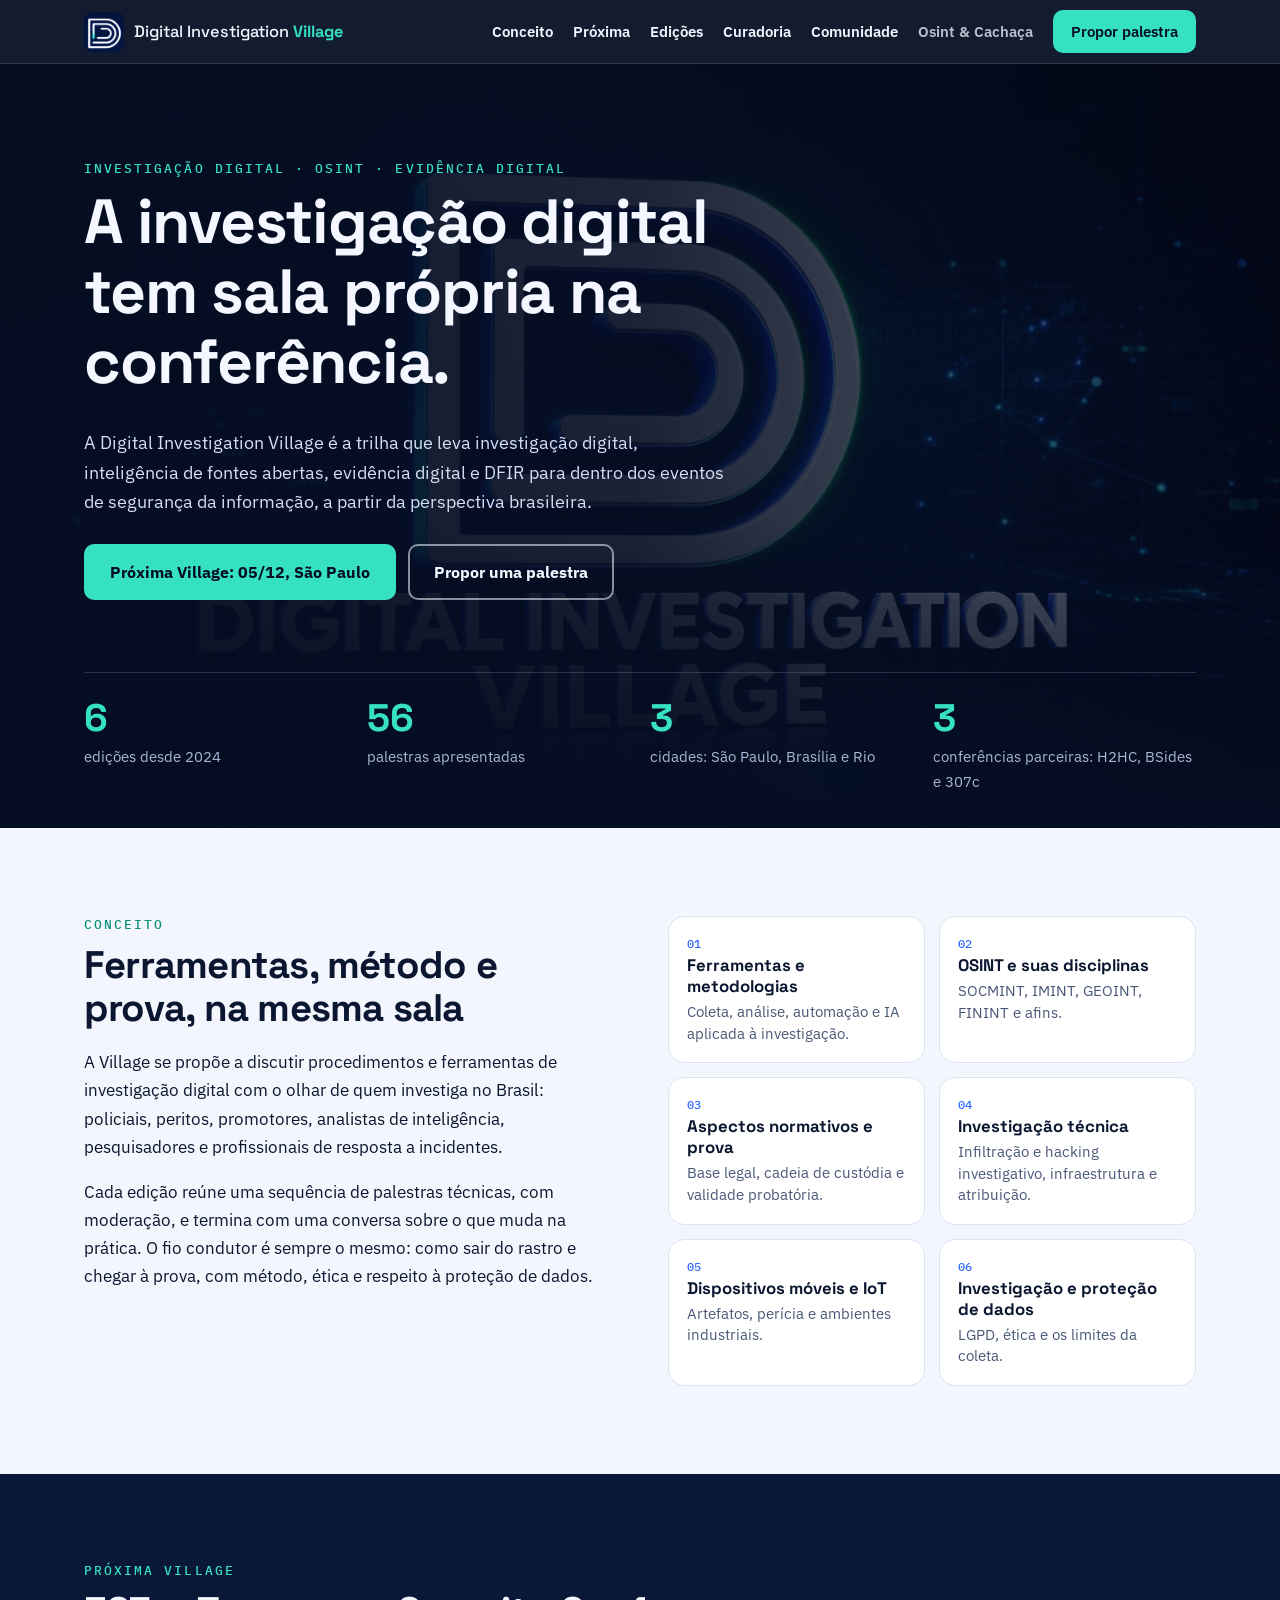
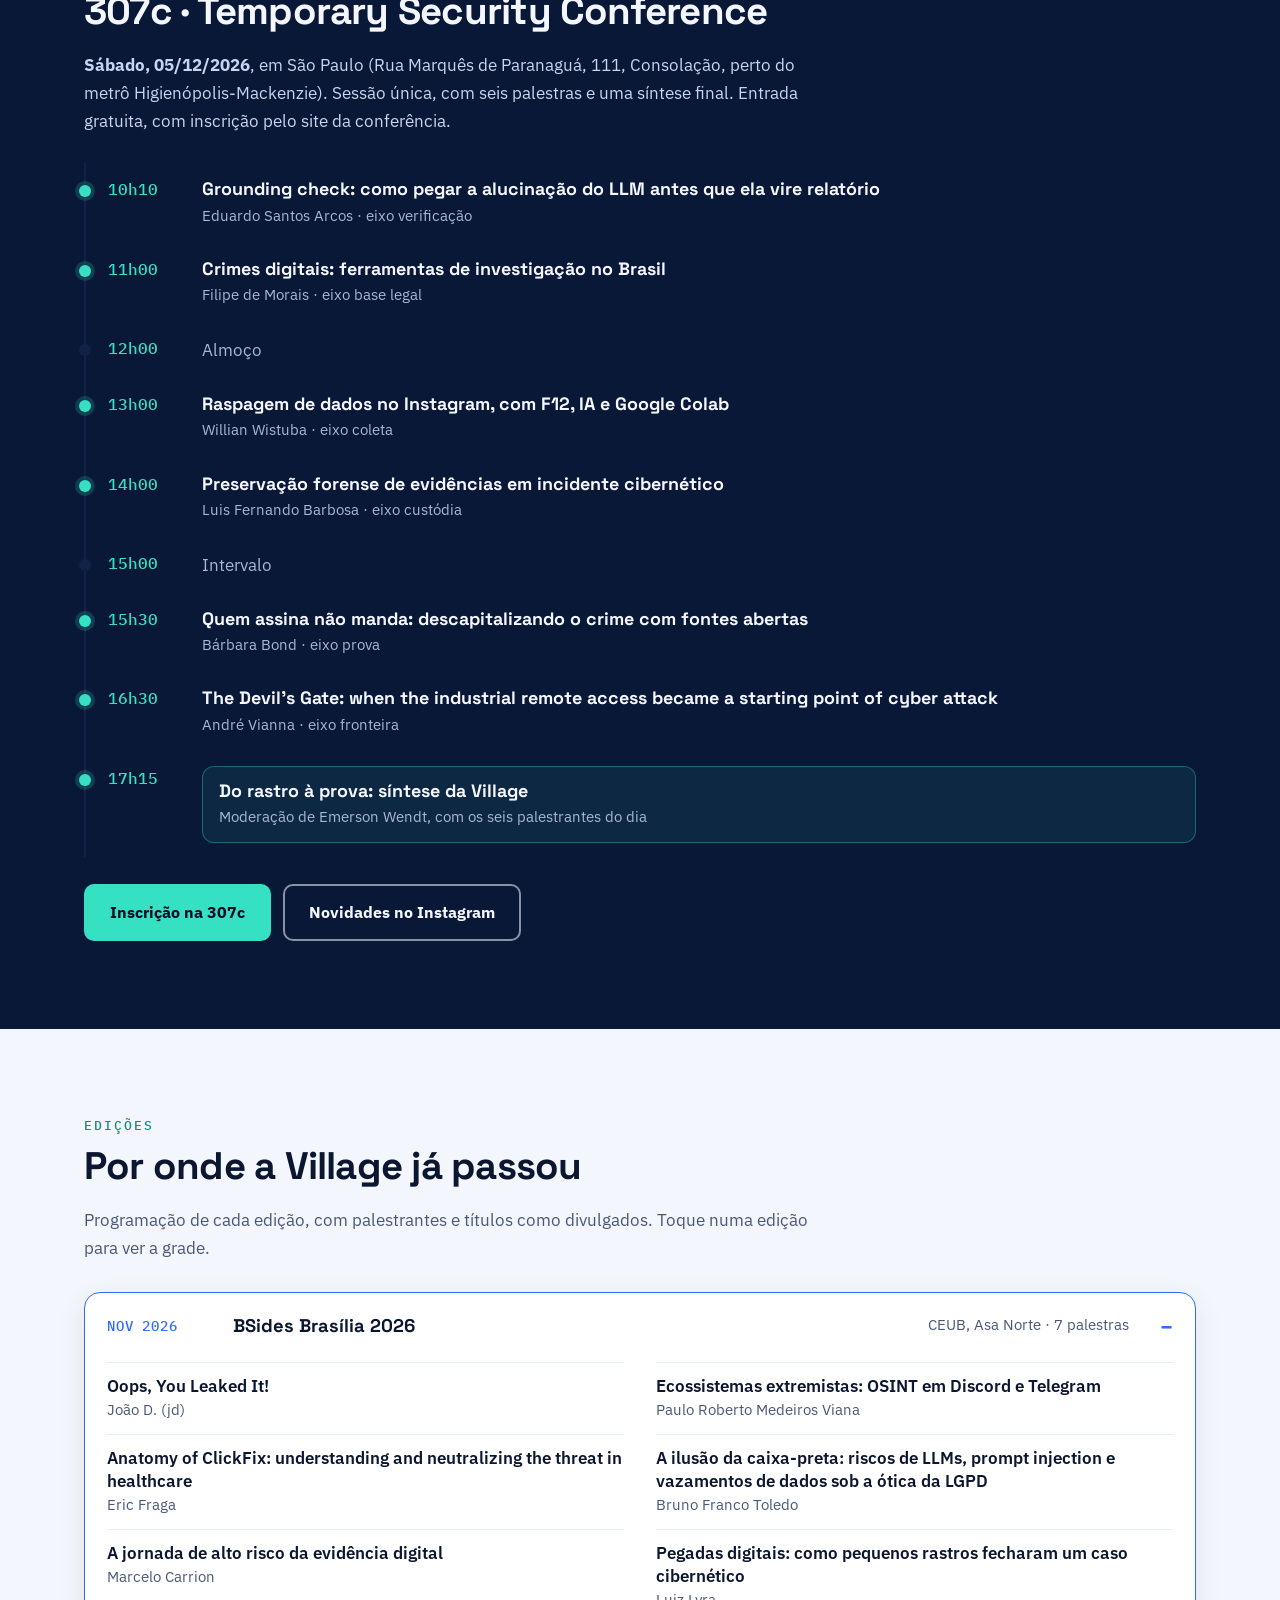
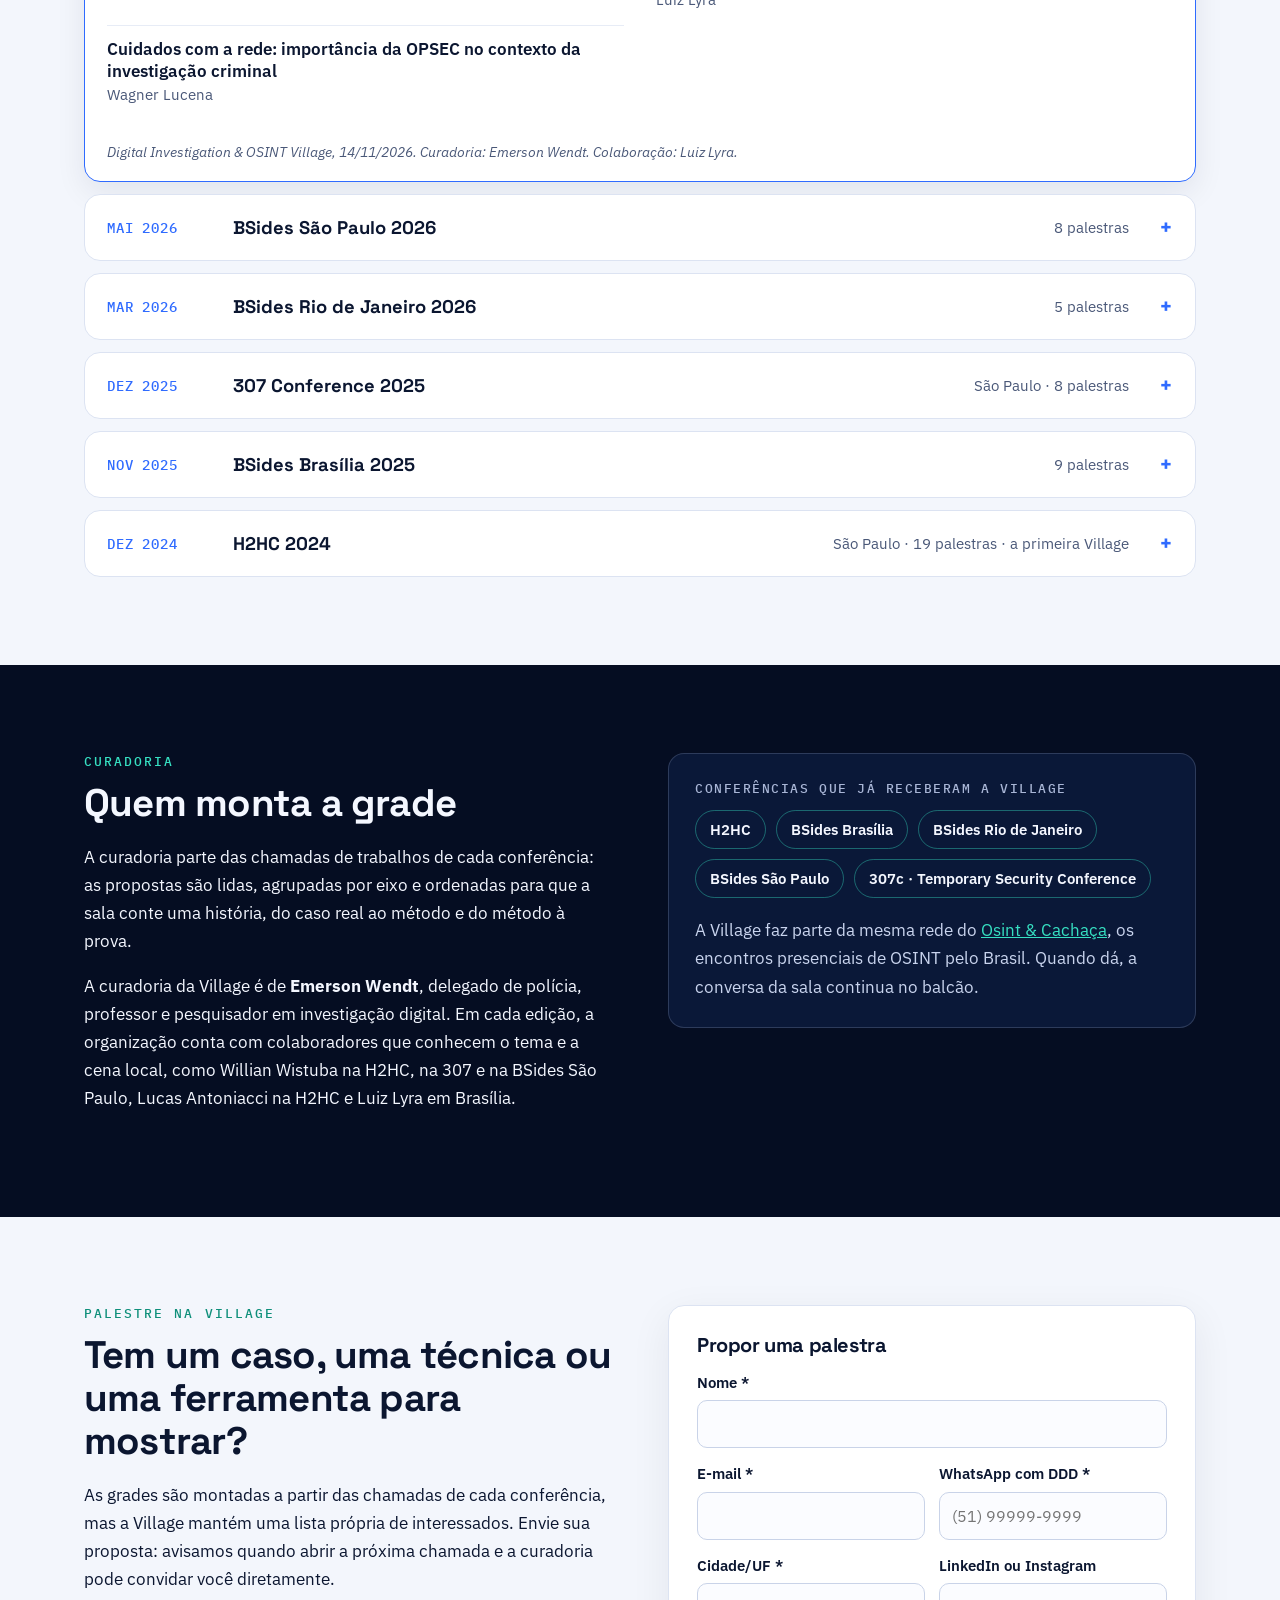
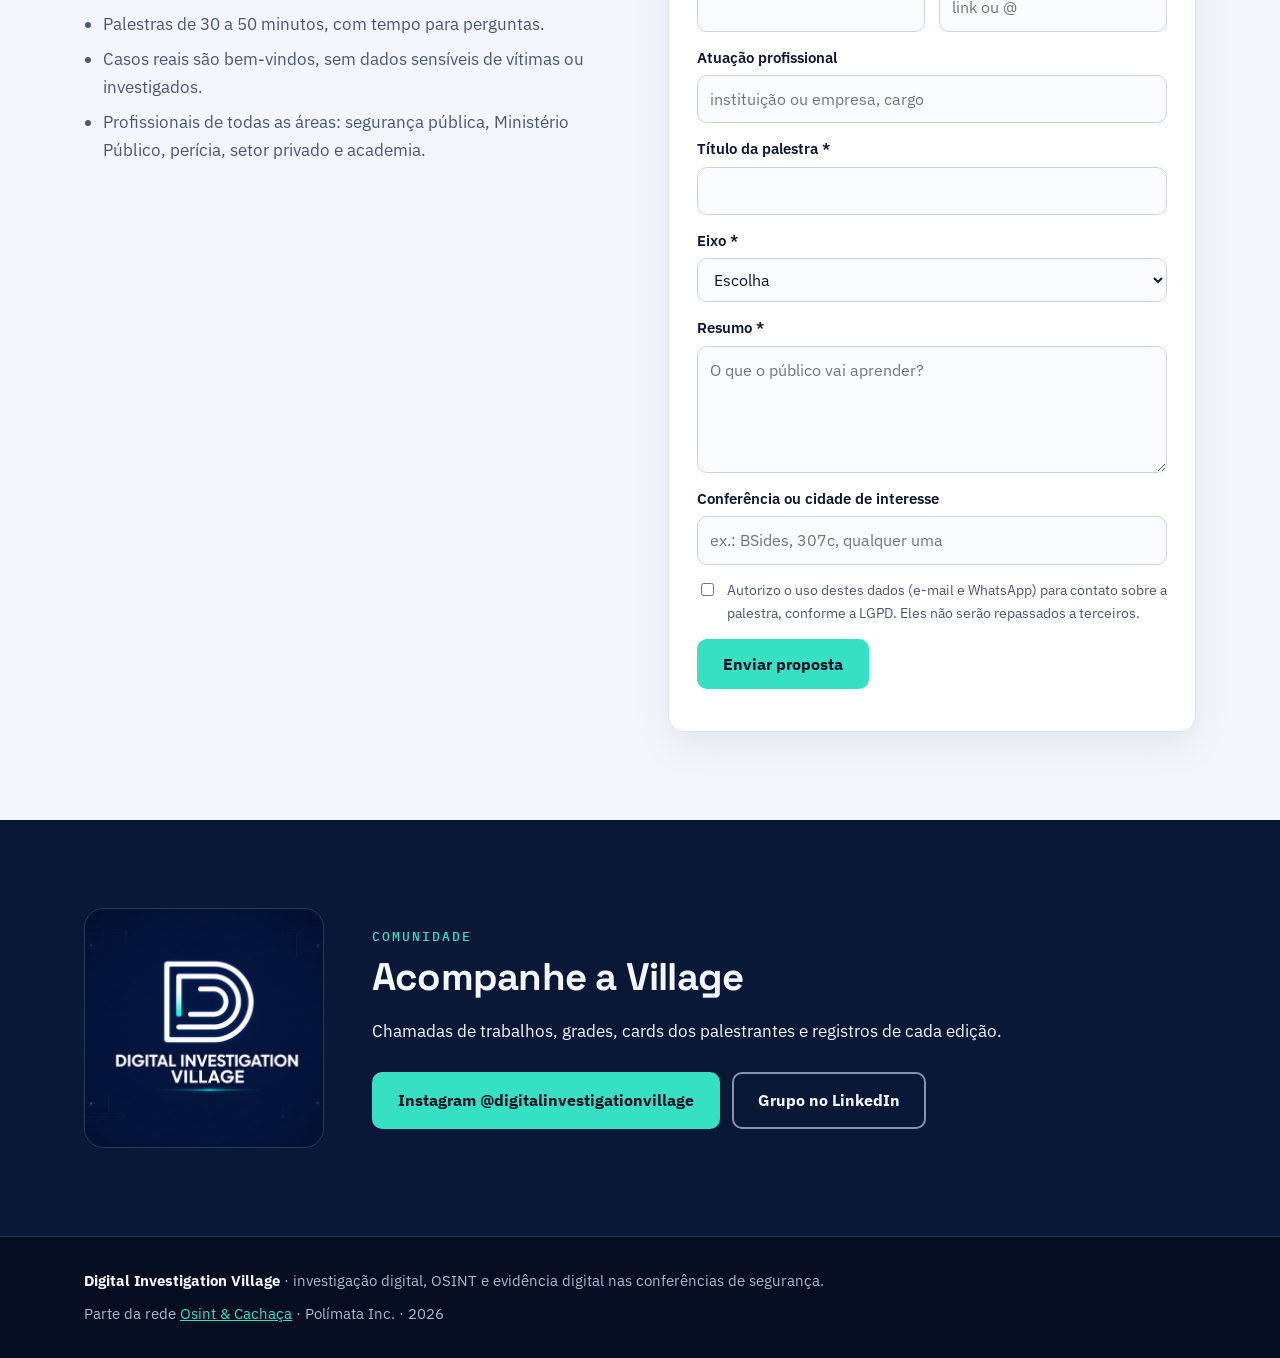
<file: div/index.html>
<!doctype html>
<html lang="pt-BR">
<head>
<meta charset="utf-8">
<meta name="viewport" content="width=device-width, initial-scale=1">
<title>Digital Investigation Village · Investigação digital e OSINT nas conferências</title>
<meta name="description" content="A Digital Investigation Village leva investigação digital, OSINT, evidência digital e DFIR para dentro das conferências de segurança. Seis edições e mais de 50 palestras desde 2024.">
<meta name="theme-color" content="#050D22">
<link rel="icon" type="image/png" href="assets/div-selo.png">
<link rel="apple-touch-icon" href="assets/div-touch.png">
<meta property="og:type" content="website">
<meta property="og:locale" content="pt_BR">
<meta property="og:title" content="Digital Investigation Village">
<meta property="og:description" content="Investigação digital, OSINT e evidência digital dentro das conferências de segurança. Próxima edição: 307c, São Paulo, 05/12/2026.">
<meta property="og:image" content="https://osintecachaca.com.br/div/assets/div-og.jpg">
<meta property="og:url" content="https://osintecachaca.com.br/div/">
<link rel="canonical" href="https://osintecachaca.com.br/div/">
<meta name="twitter:card" content="summary_large_image">
<link rel="preconnect" href="https://fonts.googleapis.com">
<link rel="preconnect" href="https://fonts.gstatic.com" crossorigin>
<link href="https://fonts.googleapis.com/css2?family=Space+Grotesk:wght@500;700&family=IBM+Plex+Sans:ital,wght@0,400;0,600;0,700;1,400&family=IBM+Plex+Mono:wght@500&display=swap" rel="stylesheet">
<link rel="stylesheet" href="div.css?v=20261126">
<script type="application/ld+json">
{
  "@context": "https://schema.org",
  "@type": "Organization",
  "name": "Digital Investigation Village",
  "description": "Trilha de investigação digital, OSINT e evidência digital em conferências de segurança.",
  "url": "https://osintecachaca.com.br/div/",
  "logo": "https://osintecachaca.com.br/div/assets/div-logo.jpg",
  "sameAs": ["https://www.instagram.com/digitalinvestigationvillage", "https://www.linkedin.com/groups/9397282"],
  "parentOrganization": {"@type": "Organization", "name": "Osint & Cachaça", "url": "https://osintecachaca.com.br/"}
}
</script>
</head>
<body>

<a class="pular" href="#conteudo">Pular para o conteúdo</a>

<header class="topo" id="topo">
  <div class="topo__in">
    <a class="marca" href="#topo" aria-label="Digital Investigation Village, início">
      <img src="assets/div-selo.png" alt="" width="40" height="40">
      <span>Digital Investigation <b>Village</b></span>
    </a>
    <button class="menu-btn" aria-expanded="false" aria-controls="menu">Menu</button>
    <nav id="menu" class="menu" aria-label="Seções">
      <a href="#conceito">Conceito</a>
      <a href="#proxima">Próxima</a>
      <a href="#edicoes">Edições</a>
      <a href="#curadoria">Curadoria</a>
      <a href="#comunidade">Comunidade</a>
      <a class="menu__oc" href="../">Osint &amp; Cachaça</a>
      <a class="btn btn--acento btn--peq" href="#palestre">Propor palestra</a>
    </nav>
  </div>
</header>

<main id="conteudo">

  <!-- HERO -->
  <section class="hero">
    <div class="wrap hero__in">
      <p class="kicker">Investigação digital · OSINT · evidência digital</p>
      <h1>A investigação digital tem sala própria na conferência.</h1>
      <p class="hero__lead">A Digital Investigation Village é a trilha que leva investigação digital, inteligência de fontes abertas, evidência digital e DFIR para dentro dos eventos de segurança da informação, a partir da perspectiva brasileira.</p>
      <div class="acoes">
        <a class="btn btn--acento" href="#proxima">Próxima Village: 05/12, São Paulo</a>
        <a class="btn btn--linha" href="#palestre">Propor uma palestra</a>
      </div>
    </div>
    <div class="wrap">
      <ul class="numeros">
        <li><strong>6</strong><span>edições desde 2024</span></li>
        <li><strong>56</strong><span>palestras apresentadas</span></li>
        <li><strong>3</strong><span>cidades: São Paulo, Brasília e Rio</span></li>
        <li><strong>3</strong><span>conferências parceiras: H2HC, BSides e 307c</span></li>
      </ul>
    </div>
  </section>

  <!-- CONCEITO -->
  <section class="sec" id="conceito">
    <div class="wrap dois">
      <div>
        <p class="kicker">Conceito</p>
        <h2>Ferramentas, método e prova, na mesma sala</h2>
        <p>A Village se propõe a discutir procedimentos e ferramentas de investigação digital com o olhar de quem investiga no Brasil: policiais, peritos, promotores, analistas de inteligência, pesquisadores e profissionais de resposta a incidentes.</p>
        <p>Cada edição reúne uma sequência de palestras técnicas, com moderação, e termina com uma conversa sobre o que muda na prática. O fio condutor é sempre o mesmo: como sair do rastro e chegar à prova, com método, ética e respeito à proteção de dados.</p>
      </div>
      <ul class="eixos" aria-label="Eixos temáticos">
        <li><span class="eixos__n">01</span><b>Ferramentas e metodologias</b><span>Coleta, análise, automação e IA aplicada à investigação.</span></li>
        <li><span class="eixos__n">02</span><b>OSINT e suas disciplinas</b><span>SOCMINT, IMINT, GEOINT, FININT e afins.</span></li>
        <li><span class="eixos__n">03</span><b>Aspectos normativos e prova</b><span>Base legal, cadeia de custódia e validade probatória.</span></li>
        <li><span class="eixos__n">04</span><b>Investigação técnica</b><span>Infiltração e hacking investigativo, infraestrutura e atribuição.</span></li>
        <li><span class="eixos__n">05</span><b>Dispositivos móveis e IoT</b><span>Artefatos, perícia e ambientes industriais.</span></li>
        <li><span class="eixos__n">06</span><b>Investigação e proteção de dados</b><span>LGPD, ética e os limites da coleta.</span></li>
      </ul>
    </div>
  </section>

  <!-- PRÓXIMA -->
  <section class="sec sec--destaque" id="proxima">
    <div class="wrap">
      <p class="kicker">Próxima Village</p>
      <h2>307c · Temporary Security Conference</h2>
      <p class="intro"><b>Sábado, 05/12/2026</b>, em São Paulo (Rua Marquês de Paranaguá, 111, Consolação, perto do metrô Higienópolis-Mackenzie). Sessão única, com seis palestras e uma síntese final. Entrada gratuita, com inscrição pelo site da conferência.</p>
      <ol class="grade">
        <li><time>10h10</time><div><b>Grounding check: como pegar a alucinação do LLM antes que ela vire relatório</b><span>Eduardo Santos Arcos · eixo verificação</span></div></li>
        <li><time>11h00</time><div><b>Crimes digitais: ferramentas de investigação no Brasil</b><span>Filipe de Morais · eixo base legal</span></div></li>
        <li class="grade__pausa"><time>12h00</time><div>Almoço</div></li>
        <li><time>13h00</time><div><b>Raspagem de dados no Instagram, com F12, IA e Google Colab</b><span>Willian Wistuba · eixo coleta</span></div></li>
        <li><time>14h00</time><div><b>Preservação forense de evidências em incidente cibernético</b><span>Luis Fernando Barbosa · eixo custódia</span></div></li>
        <li class="grade__pausa"><time>15h00</time><div>Intervalo</div></li>
        <li><time>15h30</time><div><b>Quem assina não manda: descapitalizando o crime com fontes abertas</b><span>Bárbara Bond · eixo prova</span></div></li>
        <li><time>16h30</time><div><b>The Devil’s Gate: when the industrial remote access became a starting point of cyber attack</b><span>André Vianna · eixo fronteira</span></div></li>
        <li class="grade__mesa"><time>17h15</time><div><b>Do rastro à prova: síntese da Village</b><span>Moderação de Emerson Wendt, com os seis palestrantes do dia</span></div></li>
      </ol>
      <div class="acoes">
        <a class="btn btn--acento" href="https://307c.tmp.br" target="_blank" rel="noopener">Inscrição na 307c</a>
        <a class="btn btn--linha" href="https://www.instagram.com/digitalinvestigationvillage" target="_blank" rel="noopener">Novidades no Instagram</a>
      </div>
    </div>
  </section>

  <!-- EDIÇÕES -->
  <section class="sec" id="edicoes">
    <div class="wrap">
      <p class="kicker">Edições</p>
      <h2>Por onde a Village já passou</h2>
      <p class="intro">Programação de cada edição, com palestrantes e títulos como divulgados. Toque numa edição para ver a grade.</p>

      <div class="edicoes">

        <details class="ed">
          <summary><span class="ed__data">nov 2026</span><span class="ed__nome">BSides Brasília 2026</span><span class="ed__info">CEUB, Asa Norte · 7 palestras</span></summary>
          <ul class="talks">
            <li><b>Oops, You Leaked It!</b><span>João D. (jd)</span></li>
            <li><b>Ecossistemas extremistas: OSINT em Discord e Telegram</b><span>Paulo Roberto Medeiros Viana</span></li>
            <li><b>Anatomy of ClickFix: understanding and neutralizing the threat in healthcare</b><span>Eric Fraga</span></li>
            <li><b>A ilusão da caixa-preta: riscos de LLMs, prompt injection e vazamentos de dados sob a ótica da LGPD</b><span>Bruno Franco Toledo</span></li>
            <li><b>A jornada de alto risco da evidência digital</b><span>Marcelo Carrion</span></li>
            <li><b>Pegadas digitais: como pequenos rastros fecharam um caso cibernético</b><span>Luiz Lyra</span></li>
            <li><b>Cuidados com a rede: importância da OPSEC no contexto da investigação criminal</b><span>Wagner Lucena</span></li>
          </ul>
          <p class="ed__nota">Digital Investigation &amp; OSINT Village, 14/11/2026. Curadoria: Emerson Wendt. Colaboração: Luiz Lyra.</p>
        </details>

        <details class="ed">
          <summary><span class="ed__data">mai 2026</span><span class="ed__nome">BSides São Paulo 2026</span><span class="ed__info">8 palestras</span></summary>
          <ul class="talks">
            <li><b>Hackeando pessoas, invadindo instituições: um ataque real a um banco brasileiro</b><span>Lenon Stelman</span></li>
            <li><b>Inteligência artificial e investigação policial</b><span>Thiago Chinellato</span></li>
            <li><b>Metadados: o campo de batalha invisível</b><span>André Vianna</span></li>
            <li><b>OSINT probatório: cadeia de custódia da investigação em fontes abertas</b><span>Pedro Borges Mourão</span></li>
            <li><b>Whois behind the attack? Pivoting passivo para rastrear infraestrutura adversária</b><span>Evelyse Akemy</span></li>
            <li><b>Fingerprinting, DPI e OPSEC: por que seu túnel não é invisível</b><span>Vinicius Vieira</span></li>
            <li><b>Today is a good day</b><span>Reinaldo Bispo (Corvo)</span></li>
            <li><b>Crime as a service: a cadeia produtiva dos golpes digitais globais</b><span>Kerlly Santos e Bárbara Bond</span></li>
          </ul>
          <p class="ed__nota">Curadoria: Emerson Wendt. Colaboração: Willian Wistuba.</p>
        </details>

        <details class="ed">
          <summary><span class="ed__data">mar 2026</span><span class="ed__nome">BSides Rio de Janeiro 2026</span><span class="ed__info">5 palestras</span></summary>
          <ul class="talks">
            <li><b>Resposta a incidentes de vazamento de dados: menos ruído e mais informação</b><span>Thiago Castro</span></li>
            <li><b>Quando a nuvem vira vitrine: exposição de dados em buckets públicos</b><span>Bruno Lobo</span></li>
            <li><b>Experiências na análise de OSINT usando a técnica de avaliação de dados (Admiralty System)</b><span>César Montenegro Justo</span></li>
            <li><b>Engenharia do anonimato: infraestrutura segura para operações de investigação digital e hacking ético</b><span>Edson Ferreira</span></li>
            <li><b>Ambientes descartáveis na prática: containers, OPSEC e segurança com Kasm Workspaces</b><span>Marco Combat</span></li>
          </ul>
          <p class="ed__nota">Curadoria e moderação: Emerson Wendt.</p>
        </details>

        <details class="ed">
          <summary><span class="ed__data">dez 2025</span><span class="ed__nome">307 Conference 2025</span><span class="ed__info">São Paulo · 8 palestras</span></summary>
          <ul class="talks">
            <li><b>Insiders: o novo desafio da investigação</b><span>Thiago Chinellato</span></li>
            <li><b>Hunting the intruder: detecting and mitigating rogue master devices in industrial control systems</b><span>André Vianna</span></li>
            <li><b>Fazendo OSINT em perfis no X/Twitter com F12, IA e Tampermonkey</b><span>Willian Wistuba</span></li>
            <li><b>IA, dados abertos e investigação digital</b><span>Emerson Wendt</span></li>
            <li><b>Investigação de criptoativos</b><span>Israel Isaac Silva Guarnieri</span></li>
            <li><b>Follow the money: por trás do ataque ao PIX, blockchain e shadow finance</b><span>Paulo Daniel Vieira de Abreu Junior</span></li>
            <li><b>Hackeando pessoas, invadindo instituições</b><span>Lenon Stelman</span></li>
            <li><b>Anonimato a baixo custo: montando uma cadeia de ataque com serviços legítimos</b><span>Sérgio Costa</span></li>
          </ul>
          <p class="ed__nota">13/12/2025. Curadoria: Emerson Wendt. Colaboração: Willian Wistuba.</p>
        </details>

        <details class="ed">
          <summary><span class="ed__data">nov 2025</span><span class="ed__nome">BSides Brasília 2025</span><span class="ed__info">9 palestras</span></summary>
          <ul class="talks">
            <li><b>Telegram analytics</b><span>Ramiro de Assis Silveira</span></li>
            <li><b>Experiências na análise de OSINT usando a técnica de avaliação de dados (Admiralty System)</b><span>Cesar Montenegro Justo</span></li>
            <li><b>Pivotando de um e-mail: a descoberta de identidades no WhatsApp</b><span>Edson Araujo Paulino Junior</span></li>
            <li><b>Hackers, infostealers e o mercado de credenciais</b><span>Higo Aguiar dos Reis Martins</span></li>
            <li><b>Hackeando pessoas, invadindo instituições: um ataque real a um banco brasileiro</b><span>Lenon Stelman</span></li>
            <li><b>Raspagem de sites &amp; CyberChef: potencialidades e limitações</b><span>Sérgio Luís Fava</span></li>
            <li><b>Pessoa de interesse</b><span>Marcelo Martins Carrion</span></li>
            <li><b>Investigação e caça a infostealers: desvendando o roubo de dados digitais</b><span>Filipi Pires</span></li>
            <li><b>OSINT e fraudes eletrônicas</b><span>Alesandro Gonçalves Barreto</span></li>
          </ul>
          <p class="ed__nota">Trilha Digital Investigation &amp; OSINT, 1º/11/2025.</p>
        </details>

        <details class="ed">
          <summary><span class="ed__data">dez 2024</span><span class="ed__nome">H2HC 2024</span><span class="ed__info">São Paulo · 19 palestras · a primeira Village</span></summary>
          <ul class="talks">
            <li><b>Esquema de pirâmide em day trade</b><span>Mariana do Carmo Gouveia</span></li>
            <li><b>DCCIBER [PCSP]: metodologia e investigação na prática</b><span>Thiago Cirino de Moura Chinellato</span></li>
            <li><b>Darknets + LLM open source: potencializando nossa pesquisa da dark web com IA</b><span>Francisco Jesus Rodriguez Montero</span></li>
            <li><b>Collection and analysis forensics artefacts in incident response of ICS</b><span>André Vianna</span></li>
            <li><b>Profissão “investigador digital”: competências necessárias em tempos atuais</b><span>Alesandro Gonçalves Barreto</span></li>
            <li><b>A consequência da não preservação adequada de evidências</b><span>Cleber de Lima Junior</span></li>
            <li><b>Parece real mas não é: a importância da verificação de dados no processo de hunting investigativo</b><span>Reinaldo Bispo (Corvo)</span></li>
            <li><b>Engenharia reversa em ICS/SCADA: os segredos ocultos</b><span>Joel Leandro Rossi</span></li>
            <li><b>Investigação digital em redes sociais para mapeamento de padrões comportamentais do alvo</b><span>Deivison Lourenço</span></li>
            <li><b>OSINT4Good: ferramentas e estratégias para causas sociais</b><span>Daniel Donda</span></li>
            <li><b>Structural insights: PDF analysis for detecting and defending against threats</b><span>Filipi Pires</span></li>
            <li><b>Potencializando ferramentas OSINT com IA</b><span>Lucas Antoniacci</span></li>
            <li><b>Como provar que algo aconteceu na internet?</b><span>Alexandre Munhoz</span></li>
            <li><b>Fraude milionária usando dispositivos de rede: uma década de ataques e investigações</b><span>Weslley Shaimon</span></li>
            <li><b>O uso de OSINT e engenharia social para descobrimento de operadores de serviços pirata</b><span>Guilherme Afonso</span></li>
            <li><b>OsintHuntersBrasil: descobrindo informações em tempo real com fontes abertas</b><span>Emerson Wendt e Willian Wistuba</span></li>
            <li><b>Ganhando independência na deep web</b><span>Paloma Saldanha</span></li>
            <li><b>Data analytics in Telegram</b><span>Ramiro de Assis Silveira</span></li>
            <li><b>Quebrando o OPSEC investigativo com OSINT e engenharia social</b><span>Lucas Moreira</span></li>
          </ul>
          <p class="ed__nota">Dois dias de programação. Curadoria: Emerson Wendt. Colaboração: Willian Wistuba e Lucas Antoniacci.</p>
        </details>

      </div>
    </div>
  </section>

  <!-- CURADORIA -->
  <section class="sec sec--escuro" id="curadoria">
    <div class="wrap dois">
      <div>
        <p class="kicker">Curadoria</p>
        <h2>Quem monta a grade</h2>
        <p>A curadoria parte das chamadas de trabalhos de cada conferência: as propostas são lidas, agrupadas por eixo e ordenadas para que a sala conte uma história, do caso real ao método e do método à prova.</p>
        <p>A curadoria da Village é de <b>Emerson Wendt</b>, delegado de polícia, professor e pesquisador em investigação digital. Em cada edição, a organização conta com colaboradores que conhecem o tema e a cena local, como Willian Wistuba na H2HC, na 307 e na BSides São Paulo, Lucas Antoniacci na H2HC e Luiz Lyra em Brasília.</p>
      </div>
      <div class="parceiros">
        <p class="parceiros__t">Conferências que já receberam a Village</p>
        <ul>
          <li>H2HC</li>
          <li>BSides Brasília</li>
          <li>BSides Rio de Janeiro</li>
          <li>BSides São Paulo</li>
          <li>307c · Temporary Security Conference</li>
        </ul>
        <p class="parceiros__oc">A Village faz parte da mesma rede do <a href="../">Osint &amp; Cachaça</a>, os encontros presenciais de OSINT pelo Brasil. Quando dá, a conversa da sala continua no balcão.</p>
      </div>
    </div>
  </section>

  <!-- PALESTRE -->
  <section class="sec" id="palestre">
    <div class="wrap dois">
      <div>
        <p class="kicker">Palestre na Village</p>
        <h2>Tem um caso, uma técnica ou uma ferramenta para mostrar?</h2>
        <p>As grades são montadas a partir das chamadas de cada conferência, mas a Village mantém uma lista própria de interessados. Envie sua proposta: avisamos quando abrir a próxima chamada e a curadoria pode convidar você diretamente.</p>
        <ul class="lista">
          <li>Palestras de 30 a 50 minutos, com tempo para perguntas.</li>
          <li>Casos reais são bem-vindos, sem dados sensíveis de vítimas ou investigados.</li>
          <li>Profissionais de todas as áreas: segurança pública, Ministério Público, perícia, setor privado e academia.</li>
        </ul>
      </div>
      <form class="form" id="proposta" method="post" action="https://formsubmit.co/c9de17376398da4020c1bc30fc92c231" data-assunto="Nova proposta de palestra · Digital Investigation Village" novalidate>
        <h3>Propor uma palestra</h3>
        <div class="campo"><label for="p-nome">Nome *</label><input id="p-nome" name="Nome" required autocomplete="name"></div>
        <div class="campo campo--meia"><label for="p-email">E-mail *</label><input id="p-email" name="email" type="email" required autocomplete="email"></div>
        <div class="campo campo--meia"><label for="p-fone">WhatsApp com DDD *</label><input id="p-fone" name="WhatsApp" type="tel" required autocomplete="tel" pattern="[\d\s\(\)\+\.\-]{10,20}" title="Número com DDD, ex.: (51) 99999-9999" placeholder="(51) 99999-9999"></div>
        <div class="campo campo--meia"><label for="p-cidade">Cidade/UF *</label><input id="p-cidade" name="Cidade" required></div>
        <div class="campo campo--meia"><label for="p-perfil">LinkedIn ou Instagram</label><input id="p-perfil" name="Perfil" placeholder="link ou @"></div>
        <div class="campo"><label for="p-atuacao">Atuação profissional</label><input id="p-atuacao" name="Atuacao" placeholder="instituição ou empresa, cargo"></div>
        <div class="campo"><label for="p-titulo">Título da palestra *</label><input id="p-titulo" name="Titulo" required></div>
        <div class="campo"><label for="p-eixo">Eixo *</label>
          <select id="p-eixo" name="Eixo" required>
            <option value="">Escolha</option>
            <option>Ferramentas e metodologias</option>
            <option>OSINT (SOCMINT, IMINT, GEOINT, FININT)</option>
            <option>Aspectos normativos e prova</option>
            <option>Investigação técnica e infraestrutura</option>
            <option>Dispositivos móveis, IoT e ambientes industriais</option>
            <option>Investigação e proteção de dados</option>
            <option>Outro</option>
          </select></div>
        <div class="campo"><label for="p-resumo">Resumo *</label><textarea id="p-resumo" name="Resumo" rows="4" maxlength="1000" required placeholder="O que o público vai aprender?"></textarea></div>
        <div class="campo"><label for="p-evento">Conferência ou cidade de interesse</label><input id="p-evento" name="Evento" placeholder="ex.: BSides, 307c, qualquer uma"></div>
        <label class="aceite"><input type="checkbox" name="Consentimento" value="Sim" required> Autorizo o uso destes dados (e-mail e WhatsApp) para contato sobre a palestra, conforme a LGPD. Eles não serão repassados a terceiros.</label>
        <input type="text" name="_honey" class="pote" tabindex="-1" autocomplete="off" aria-hidden="true">
        <button class="btn btn--acento" type="submit">Enviar proposta</button>
        <p class="form__msg" role="status" aria-live="polite"></p>
      </form>
    </div>
  </section>

  <!-- COMUNIDADE -->
  <section class="sec sec--destaque" id="comunidade">
    <div class="wrap comunidade">
      <img src="assets/div-logo.jpg" alt="Logotipo da Digital Investigation Village" width="240" height="240" loading="lazy">
      <div>
        <p class="kicker">Comunidade</p>
        <h2>Acompanhe a Village</h2>
        <p>Chamadas de trabalhos, grades, cards dos palestrantes e registros de cada edição.</p>
        <div class="acoes">
          <a class="btn btn--acento" href="https://www.instagram.com/digitalinvestigationvillage" target="_blank" rel="noopener">Instagram @digitalinvestigationvillage</a>
          <a class="btn btn--linha" href="https://www.linkedin.com/groups/9397282" target="_blank" rel="noopener">Grupo no LinkedIn</a>
        </div>
      </div>
    </div>
  </section>

</main>

<footer class="rodape">
  <div class="wrap rodape__in">
    <p><b>Digital Investigation Village</b> · investigação digital, OSINT e evidência digital nas conferências de segurança.</p>
    <p>Parte da rede <a href="../">Osint &amp; Cachaça</a> · Polímata Inc. · <span id="ano">2026</span></p>
  </div>
</footer>

<script src="div.js?v=20261126" defer></script>
</body>
</html>
</file>
<file: assets/site.css>
/* Osint & Cachaça — identidade: creme, caramelo, madeira */
:root {
  --creme: #F7ECDB;
  --creme-2: #FFF8EC;
  --caramelo: #AD6A1D;
  --caramelo-esc: #8A5214;
  --madeira: #3B2616;
  --madeira-2: #4E3420;
  --ouro: #D9A441;
  --texto: #3B2616;
  --suave: #6E5233;
  --raio: 18px;
  --tit: "Coustard", "Bookman Old Style", Georgia, serif;
  --corpo: "Source Sans 3", "Segoe UI", Calibri, Arial, sans-serif;
  --wrap: 1160px;
}
* { box-sizing: border-box; }
html { scroll-behavior: smooth; scroll-padding-top: 76px; }
body { margin: 0; background: var(--creme); color: var(--texto); font: 18px/1.6 var(--corpo); -webkit-font-smoothing: antialiased; }
img { max-width: 100%; height: auto; display: block; }
a { color: var(--caramelo-esc); }
h1, h2, h3 { font-family: var(--tit); font-weight: 900; line-height: 1.15; margin: 0 0 .5em; letter-spacing: -.01em; }
h1 { font-size: clamp(2.1rem, 4.6vw, 3.6rem); }
h2 { font-size: clamp(1.7rem, 3.2vw, 2.5rem); }
h3 { font-size: 1.3rem; }
p { margin: 0 0 1em; }
.wrap { max-width: var(--wrap); margin: 0 auto; padding: 0 24px; }
.kicker { font-weight: 700; font-size: .82rem; letter-spacing: .14em; text-transform: uppercase; color: var(--caramelo); margin-bottom: .6em; }
.escuro .kicker { color: var(--ouro); }
.intro { max-width: 720px; color: var(--suave); }
.nota { font-size: .92rem; font-style: italic; color: var(--suave); margin-top: 1.5em; }
.escuro .nota { color: #d8c4a6; }
.pular { position: absolute; left: -999px; }
.pular:focus { left: 12px; top: 12px; z-index: 99; background: var(--ouro); color: var(--madeira); padding: 8px 14px; border-radius: 8px; }
:focus-visible { outline: 3px solid var(--ouro); outline-offset: 3px; }

/* Botões */
.btn { display: inline-block; font-weight: 700; text-decoration: none; padding: 14px 26px; border-radius: 999px; border: 2px solid transparent; transition: transform .15s, background .15s; }
.btn:hover { transform: translateY(-2px); }
.btn--ouro { background: var(--ouro); color: var(--madeira); }
.btn--caramelo { background: var(--caramelo); color: var(--creme-2); }
.btn--linha { border-color: var(--creme); color: var(--creme); }
.btn--linha-escura { border-color: var(--madeira); color: var(--madeira); }
.btn--peq { padding: 8px 18px; font-size: .92rem; }
.acoes { display: flex; flex-wrap: wrap; gap: 14px; margin: 1.6em 0; }

/* Topo */
.topo { position: sticky; top: 0; z-index: 50; background: rgba(59, 38, 22, .96); backdrop-filter: blur(6px); }
.topo__in { max-width: var(--wrap); margin: 0 auto; padding: 10px 24px; display: flex; align-items: center; justify-content: space-between; gap: 16px; }
.marca { display: flex; align-items: center; gap: 10px; color: var(--creme); text-decoration: none; font-family: var(--tit); font-weight: 900; font-size: 1.15rem; }
.marca img { width: 48px; }
.menu { display: flex; align-items: center; gap: 22px; }
.menu a { color: var(--creme); text-decoration: none; font-weight: 600; font-size: .98rem; }
.menu a:not(.btn):hover { color: var(--ouro); }
.menu .btn { color: var(--madeira); }
.menu-btn { display: none; background: none; border: 2px solid var(--creme); color: var(--creme); border-radius: 999px; padding: 6px 16px; font: 700 .95rem var(--corpo); cursor: pointer; }

/* Hero */
.escuro { background: var(--madeira); color: var(--creme); }
.escuro a:not(.btn) { color: var(--ouro); }
.hero { position: relative; padding: 72px 0 120px; overflow: hidden; }
.hero__in { max-width: var(--wrap); margin: 0 auto; padding: 0 24px; display: grid; grid-template-columns: 1.25fr .75fr; gap: 48px; align-items: center; }
.hero__selo { width: 150px; margin-bottom: 22px; filter: drop-shadow(0 10px 24px rgba(0,0,0,.35)); }
.hero__tino { margin: 0; justify-self: center; text-align: center; }
.hero__tino img { max-height: 560px; width: auto; filter: drop-shadow(0 24px 30px rgba(0,0,0,.45)); }
.hero__tino figcaption { font-style: italic; color: var(--ouro); font-size: .95rem; margin-top: 6px; }
.lead { font-size: 1.2rem; max-width: 560px; }
.assinatura { font-style: italic; color: var(--ouro); }
.skyline { position: absolute; left: 0; right: 0; bottom: 0; height: 64px; background: url(img/skyline.png) repeat-x bottom left / auto 64px; }
.skyline--creme { background-image: url(img/skyline-creme.png); opacity: .9; }

/* Números */
.numeros { background: var(--caramelo); color: var(--creme-2); padding: 34px 0; }
.numeros__grid { display: grid; grid-template-columns: repeat(4, 1fr); gap: 24px; text-align: center; }
.numeros strong { display: block; font-family: var(--tit); font-size: clamp(2rem, 4vw, 2.9rem); line-height: 1.1; }
.numeros span { font-size: .98rem; }

/* Seções */
.sec { position: relative; padding: 96px 0; }
.sec.escuro#contato { padding-bottom: 140px; }
.sec--clara { background: var(--creme-2); }
.dois { display: grid; grid-template-columns: 1fr 1fr; gap: 56px; align-items: center; }
.foto img { border-radius: var(--raio); box-shadow: 0 18px 40px rgba(59, 38, 22, .25); }
.foto figcaption { font-size: .9rem; font-style: italic; color: var(--suave); margin-top: 10px; }

.passos { list-style: none; counter-reset: p; padding: 0; margin: 1.6em 0 0; }
.passos li { counter-increment: p; position: relative; padding-left: 64px; margin-bottom: 20px; }
.passos li::before { content: counter(p); position: absolute; left: 0; top: 0; width: 46px; height: 46px; border-radius: 50%; background: var(--caramelo); color: var(--creme-2); font: 900 1.2rem/46px var(--tit); text-align: center; }
.passos b { display: block; font-family: var(--tit); font-size: 1.15rem; }
.passos span { color: var(--suave); }

.agenda { list-style: none; padding: 0; margin: 2em 0 0; display: grid; grid-template-columns: repeat(5, 1fr); gap: 16px; }
.agenda li { background: var(--madeira-2); border-radius: var(--raio); padding: 22px; }
.agenda time { display: block; font: 900 1.6rem var(--tit); color: var(--ouro); }
.agenda b { display: block; font-family: var(--tit); font-size: 1.1rem; margin: .4em 0; }
.agenda span { font-size: .95rem; color: #ead9bf; }

.linha-tempo { display: grid; grid-template-columns: 1fr 1fr 2fr 1.3fr; gap: 28px; margin-top: 2.2em; }
.ano h3 { display: inline-grid; place-items: center; width: 84px; height: 84px; border-radius: 50%; background: var(--caramelo); color: var(--creme-2); font-size: 1.15rem; margin-bottom: 18px; }
.ano:last-child h3 { background: var(--madeira); }
.ano ul { list-style: none; padding: 0; margin: 0; }
.ano li { padding: 4px 0; border-bottom: 1px dashed rgba(110, 82, 51, .3); font-size: .98rem; }
.ano--largo ul { columns: 2; column-gap: 24px; }
.ano--largo li { break-inside: avoid; }
.historico { margin-top: 56px; }
.historico .sub { margin-top: 0; }
.hist-ano { margin-top: 18px; }
.hist-ano h4 { font: 900 1.1rem var(--tit); color: var(--caramelo); margin: 0 0 8px; }
.hist-ed { background: var(--creme-2); border-radius: 12px; margin-bottom: 8px; border-left: 4px solid var(--caramelo); }
.hist-ed summary { cursor: pointer; list-style: none; display: grid; grid-template-columns: 1.3fr 1.6fr auto; gap: 14px; align-items: center; padding: 12px 16px; }
.hist-ed summary::-webkit-details-marker { display: none; }
.hist-ed summary::after { content: "+"; font: 700 1.2rem var(--corpo); color: var(--caramelo); }
.hist-ed[open] summary::after { content: "–"; }
.hist-nome { font-family: var(--tit); font-weight: 900; }
.hist-meta { color: var(--suave); font-size: .92rem; }
.hist-qtd { font-size: .85rem; font-weight: 700; color: var(--caramelo-esc); white-space: nowrap; }
.hist-ed summary { grid-template-columns: 1.3fr 1.6fr auto 16px; }
.hist-corpo { padding: 0 16px 14px; }
.hist-charlas { margin: 0 0 10px; padding-left: 1.1em; font-size: .95rem; }
.hist-charlas li { margin: 4px 0; }
.hist-linha { margin: 4px 0 0; font-size: .92rem; color: var(--suave); }
.hist-linha span { display: inline-block; min-width: 100px; font-weight: 700; color: var(--madeira); }
.proxima { margin-top: 56px; background: var(--creme-2); border-radius: var(--raio); padding: 32px 36px; display: flex; align-items: center; justify-content: space-between; gap: 24px; flex-wrap: wrap; box-shadow: 0 8px 24px rgba(59, 38, 22, .08); }
.proxima h3 { font-size: 1.5rem; }
.proxima p:last-child { margin: 0; color: var(--suave); }

.sec--tino { background: linear-gradient(180deg, var(--creme) 0%, #efdcc0 100%); }
.dois--tino { grid-template-columns: .8fr 1.2fr; }
.tino-cena { width: 100%; max-width: 420px; max-height: 620px; object-fit: cover; border-radius: var(--raio); justify-self: center; box-shadow: 0 20px 40px rgba(59, 38, 22, .35); }
.ficha { display: grid; gap: 10px; margin: 1.4em 0 0; }
.ficha div { background: var(--creme-2); border-radius: 12px; padding: 12px 16px; }
.ficha dt { font: 900 .95rem var(--tit); color: var(--caramelo-esc); }
.ficha dd { margin: 2px 0 0; color: var(--suave); }
blockquote { margin: 1.4em 0 0; font: italic 1.5rem var(--tit); color: var(--caramelo-esc); }

.regras { list-style: none; padding: 0; margin: 0; display: grid; gap: 14px; }
.regras li { background: var(--madeira-2); border-radius: var(--raio); padding: 18px 22px; }
.regras b { color: var(--ouro); }

.cotas { display: grid; grid-template-columns: repeat(5, 1fr); gap: 16px; margin-top: 2em; }
.cota { background: var(--creme-2); border-radius: var(--raio); padding: 24px 20px; box-shadow: 0 8px 24px rgba(59, 38, 22, .08); }
.cota h3 { font-size: 1.25rem; margin-bottom: .3em; }
.cota p { font-size: .95rem; margin: 0 0 .6em; }
.cota__tipo { font-weight: 700; font-size: .75rem !important; letter-spacing: .12em; text-transform: uppercase; color: var(--caramelo); }
.cota__valor { font: 900 1.6rem var(--tit); color: var(--caramelo-esc); margin: .4em 0 0 !important; }
.cota__per { font-style: italic; color: var(--suave); margin-bottom: 1em !important; }
.cota--top { background: var(--madeira); color: var(--creme); }
.cota--top .cota__tipo, .cota--top .cota__valor { color: var(--ouro); }
.cota--top .cota__per { color: #d8c4a6; }
.cota { display: flex; flex-direction: column; }
.cota__mais { margin-top: auto; padding-top: .4em; font-weight: 700; font-size: .95rem; color: var(--caramelo-esc); text-decoration: none; }
.cota__mais:hover { text-decoration: underline; }
.cota--top .cota__mais { color: var(--ouro); }
.ativacoes { margin-top: 28px; }
.sub { margin-top: 2.4em; }
.marcas { list-style: none; padding: 0; margin: 1em 0 0; display: flex; flex-wrap: wrap; gap: 12px; }
.marcas li { background: var(--creme-2); border: 1px solid rgba(173, 106, 29, .3); border-radius: 999px; padding: 10px 20px; font-weight: 700; font-size: .95rem; }

.apoios { list-style: none; padding: 0; margin: 2em 0 0; display: grid; grid-template-columns: repeat(3, 1fr); gap: 16px; }
.apoios li { background: var(--creme); border-radius: var(--raio); padding: 20px 22px; border-left: 5px solid var(--caramelo); display: flex; flex-direction: column; gap: 4px; }
.apoios time { font-weight: 700; font-size: .78rem; letter-spacing: .12em; text-transform: uppercase; color: var(--caramelo); }
.apoios b { font-family: var(--tit); font-size: 1.15rem; line-height: 1.25; }
.apoios span { color: var(--suave); font-size: .95rem; flex: 1; }
.apoios a { font-weight: 700; font-size: .9rem; margin-top: 6px; }

.carrossel { margin-top: 2.6em; }
.carrossel__topo { display: flex; align-items: center; justify-content: space-between; gap: 16px; }
.carrossel__topo .sub { margin: 0; }
.carrossel__nav { display: flex; gap: 10px; }
.carrossel__btn { width: 46px; height: 46px; border-radius: 50%; border: 2px solid var(--caramelo); background: var(--creme-2); color: var(--caramelo-esc); font: 700 1.2rem var(--corpo); cursor: pointer; }
.carrossel__btn:hover { background: var(--caramelo); color: var(--creme-2); }
.carrossel__trilho { display: flex; gap: 18px; overflow-x: auto; scroll-snap-type: x mandatory; scroll-behavior: smooth; padding: 18px 2px 14px; scrollbar-width: thin; scrollbar-color: var(--caramelo) transparent; }
.post { flex: 0 0 340px; scroll-snap-align: start; }
.post .instagram-media { margin: 0 !important; min-width: 0 !important; width: 100% !important; max-width: 100% !important; border-radius: 14px !important; }
.post blockquote.instagram-media { background: var(--creme); border: 1px dashed rgba(173, 106, 29, .4); padding: 24px; min-height: 160px; }
.post blockquote a { font-weight: 700; }
@media (max-width: 520px) { .post { flex-basis: 86%; } .carrossel__nav { display: none; } }

.intro--clara { color: #d8c4a6; }
.redes { display: grid; grid-template-columns: 1.15fr 1.15fr .9fr; gap: 18px; margin-top: 2em; }
.rede { display: flex; flex-direction: column; gap: 6px; background: var(--madeira-2); border-radius: var(--raio); padding: 28px; text-decoration: none; color: var(--creme) !important; transition: transform .15s, background .15s; }
.rede:hover { transform: translateY(-3px); background: #5a3d26; }
.rede--destaque { background: var(--caramelo); }
.rede--destaque:hover { background: var(--caramelo-esc); }
.rede svg { width: 44px; height: 44px; fill: none; stroke: var(--ouro); stroke-width: 1.8; stroke-linecap: round; stroke-linejoin: round; margin-bottom: 6px; }
.rede--destaque svg { stroke: var(--creme-2); }
.rede svg .cheio { fill: var(--ouro); stroke: none; }
.rede--destaque svg .cheio { fill: var(--creme-2); }
.rede__nome { font-weight: 700; font-size: .8rem; letter-spacing: .14em; text-transform: uppercase; opacity: .85; }
.rede b { font-family: var(--tit); font-size: 1.45rem; line-height: 1.2; }
.rede span:not(.rede__nome):not(.rede__cta) { font-size: .97rem; opacity: .92; flex: 1; }
.rede__cta { font-weight: 700; margin-top: 10px; color: var(--ouro); }
.rede--destaque .rede__cta { color: var(--creme-2); }

.sec--conexao { background: linear-gradient(180deg, #efdcc0 0%, var(--creme) 100%); }
.conexao { display: grid; grid-template-columns: 1fr 1fr; gap: 22px; margin-top: 2em; align-items: stretch; }
.portal { background: var(--creme-2); border-radius: var(--raio); padding: 32px; box-shadow: 0 8px 24px rgba(59, 38, 22, .08); display: flex; flex-direction: column; }
.portal .btn { align-self: flex-start; margin-top: auto; }
.village { grid-column: 1 / -1; display: grid; grid-template-columns: 1fr auto; gap: 32px; align-items: center; border-radius: var(--raio); padding: 32px; color: var(--creme); background: linear-gradient(120deg, #1f2a44 0%, #2d2350 55%, var(--madeira) 100%); }
.village .kicker { color: var(--ouro); }
.village h3 { font-size: 1.7rem; color: var(--creme-2); }
.village p { max-width: 720px; }
.village__eds { list-style: none; padding: 0; margin: 1em 0 0; display: grid; grid-template-columns: repeat(4, 1fr); gap: 10px; }
.village__eds li { background: rgba(255, 255, 255, .08); border-radius: 12px; padding: 10px 14px; }
.village__eds b { display: block; font-family: var(--tit); font-size: 1rem; }
.village__eds span { font-size: .85rem; color: #d8c4a6; }
.village__links { display: flex; flex-direction: column; gap: 12px; }
.village__links .btn { text-align: center; }
.outros { grid-column: 1 / -1; }
.outros ul { list-style: none; padding: 0; margin: 0; display: grid; grid-template-columns: repeat(3, 1fr); gap: 12px; }
.outros a { display: block; height: 100%; text-decoration: none; background: var(--creme-2); border-radius: 12px; padding: 14px 16px; border-top: 4px solid var(--caramelo); }
.outros a:hover { background: #fff; }
.outros b { display: block; font-family: var(--tit); color: var(--madeira); }
.outros span { font-size: .88rem; color: var(--suave); line-height: 1.35; display: block; }
.connection { grid-column: 1 / -1; display: grid !important; grid-template-columns: 1fr auto; column-gap: 32px; }
.connection > :not(.connection__qr) { grid-column: 1; }
.connection .grupos { grid-template-columns: repeat(3, 1fr); }
.connection__qr { grid-column: 2; grid-row: 1 / span 4; flex-direction: column; justify-content: center; margin-top: 0 !important; }
.connection__qr img { width: 170px !important; }
.portal__selo { display: inline-block; font-weight: 700; font-size: .8rem; letter-spacing: .08em; color: var(--caramelo-esc); background: var(--creme); border-radius: 999px; padding: 4px 12px; }
.portal h3, .connection h3 { font-size: 1.7rem; }
.portal__num { list-style: none; padding: 0; margin: 1.2em 0; display: grid; grid-template-columns: repeat(4, 1fr); gap: 10px; }
.portal__num li { background: var(--creme); border-radius: 12px; padding: 12px; text-align: center; }
.portal__num b { display: block; font: 900 1.5rem var(--tit); color: var(--caramelo-esc); }
.portal__num span { font-size: .85rem; color: var(--suave); line-height: 1.3; display: block; }
.portal__links { list-style: none; padding: 0; margin: 0 0 1em; display: grid; grid-template-columns: 1fr 1fr; gap: 10px; }
.portal__links a { display: block; height: 100%; text-decoration: none; border: 1px solid rgba(173, 106, 29, .3); border-radius: 12px; padding: 12px 14px; transition: background .15s; }
.portal__links a:hover { background: var(--creme); }
.portal__links b { display: block; color: var(--madeira); }
.portal__links span { font-size: .88rem; color: var(--suave); line-height: 1.35; display: block; }
.portal__radares { font-size: .95rem; color: var(--suave); }
.portal__radares a { font-weight: 700; }
.connection { background: var(--madeira); color: var(--creme); border-radius: var(--raio); padding: 32px; display: flex; flex-direction: column; }
.connection .kicker { color: var(--ouro); }
.connection h3 { color: var(--ouro); }
.grupos { list-style: none; padding: 0; margin: .4em 0 1.4em; display: grid; gap: 10px; }
.grupos li { background: var(--madeira-2); border-radius: 12px; padding: 12px 16px; border-left: 4px solid var(--ouro); }
.grupos b { display: block; font-family: var(--tit); }
.grupos span { font-size: .92rem; color: #d8c4a6; }
.connection__qr { margin-top: auto; display: flex; align-items: center; gap: 18px; flex-wrap: wrap; }
.connection__qr img { width: 130px; border-radius: 10px; background: #fff; padding: 6px; }

.trilha { list-style: none; padding: 0; margin: 2.4em 0 0; display: grid; grid-template-columns: repeat(4, 1fr); gap: 18px; position: relative; }
.trilha::before { content: ""; position: absolute; top: 22px; left: 4%; right: 4%; height: 3px; background: linear-gradient(90deg, var(--caramelo), var(--ouro)); border-radius: 3px; }
.etapa { position: relative; background: var(--madeira-2); border-radius: var(--raio); padding: 52px 22px 24px; display: flex; flex-direction: column; }
.etapa::before { content: ""; position: absolute; top: 12px; left: 22px; width: 22px; height: 22px; border-radius: 50%; background: var(--caramelo); border: 4px solid var(--madeira); }
.etapa__n { font-weight: 700; font-size: .78rem; letter-spacing: .14em; text-transform: uppercase; color: var(--ouro); margin-bottom: .4em; }
.etapa h3 { font-size: 1.25rem; margin-bottom: .3em; }
.etapa__d { font-size: .93rem; color: #d8c4a6; }
.etapa ul { list-style: none; padding: 0; margin: 0; display: grid; gap: 2px; }
.etapa li { border-top: 1px solid rgba(247, 236, 219, .12); padding: 7px 0; font-size: .93rem; line-height: 1.35; }
.etapa li a { color: var(--creme) !important; text-decoration: none; }
.etapa li a:hover { color: var(--ouro) !important; text-decoration: underline; }
.etapa--pos { background: linear-gradient(160deg, var(--caramelo) 0%, var(--caramelo-esc) 100%); }
.etapa--pos::before { background: var(--ouro); }
.etapa--pos .etapa__n { color: var(--creme-2); }
.etapa--pos h3 { font-size: 1.4rem; color: var(--creme-2); }
.etapa--pos .etapa__d { color: var(--creme); }
.etapa ul.etapa__secoes { display: flex; flex-wrap: wrap; gap: 6px; margin-bottom: .4em; }
.etapa__secoes li { border: 0 !important; background: rgba(255, 248, 236, .16); border-radius: 999px; padding: 3px 10px !important; font-size: .78rem !important; color: var(--creme-2); }
.etapa--pos .btn { align-self: flex-start; margin: .4em 0 1.2em; }
.etapa__rel { font-size: .88rem; margin: auto 0 0; color: var(--creme); }
.etapa__rel a { color: var(--creme-2) !important; font-weight: 700; }

.forms { display: grid; grid-template-columns: 1fr 1fr; gap: 22px; margin-top: 2em; align-items: start; }
.form { background: var(--creme); border-radius: var(--raio); padding: 30px; display: flex; flex-wrap: wrap; gap: 14px 16px; box-shadow: 0 8px 24px rgba(59, 38, 22, .08); scroll-margin-top: 90px; }
.form > h3, .form > .form__d, .form > .campo, .form > .aceite, .form > .form__msg { flex: 1 1 100%; }
.form h3 { font-size: 1.5rem; margin: 0; }
.form__d { color: var(--suave); margin: -6px 0 4px; }
.campo { display: flex; flex-direction: column; gap: 4px; min-width: 0; border: 0; padding: 0; margin: 0; }
.campo--meia { flex: 1 1 calc(50% - 8px) !important; }
.campo label, .campo legend { font-weight: 700; font-size: .92rem; }
.campo input, .campo select, .campo textarea { font: inherit; font-size: 1rem; color: var(--texto); background: #fff; border: 1.5px solid rgba(110, 82, 51, .35); border-radius: 10px; padding: 10px 12px; width: 100%; }
.campo input:focus, .campo select:focus, .campo textarea:focus { outline: 3px solid var(--ouro); outline-offset: 1px; border-color: var(--caramelo); }
.campo textarea { resize: vertical; }
.opcao { display: flex; gap: 8px; align-items: flex-start; font-size: .95rem; padding: 3px 0; }
.opcao input, .aceite input { width: 18px; height: 18px; margin-top: 3px; accent-color: var(--caramelo); flex: none; }
.aceite { display: flex; gap: 10px; font-size: .88rem; color: var(--suave); line-height: 1.4; }
.pote { position: absolute; left: -9999px; width: 1px; height: 1px; }
.form .btn { border: 0; cursor: pointer; font: 700 1rem var(--corpo); }
.form .btn:disabled { opacity: .6; cursor: wait; }
.form__msg { margin: 0; font-weight: 700; min-height: 1.4em; }
.form__msg.ok { color: #2f6b2f; }
.form__msg.erro { color: #a2361f; }
.form--escuro { background: var(--madeira); color: var(--creme); }
.form--escuro .form__d, .form--escuro .aceite { color: #d8c4a6; }
.form--escuro .campo input, .form--escuro .campo select, .form--escuro .campo textarea { background: var(--creme-2); }
.form--escuro .form__msg.ok { color: #a8d8a0; }
.form--escuro .form__msg.erro { color: #ffb39e; }

.pessoa { display: flex; gap: 28px; align-items: flex-start; }
.pessoa img { width: 150px; border-radius: 50%; flex: none; }
.pessoa h2 { font-size: 1.7rem; }
.principios { background: var(--madeira); color: var(--creme); border-radius: var(--raio); padding: 34px; }
.principios h2 { font-size: 1.6rem; color: var(--ouro); }
.principios ul { margin: 0; padding-left: 1.1em; }
.principios li { margin-bottom: .7em; }

.contatos { list-style: none; padding: 0; margin: 1.4em 0 0; }
.contatos li { display: flex; gap: 16px; padding: 10px 0; border-bottom: 1px solid rgba(247, 236, 219, .15); }
.contatos span { width: 120px; flex: none; color: #d8c4a6; }
.contatos .contatos__multi { width: auto; flex: 1; }
.qr { text-align: center; background: var(--madeira-2); border-radius: var(--raio); padding: 32px; }
.qr img { width: 220px; margin: 0 auto 14px; border-radius: 12px; background: #fff; padding: 10px; }

.rodape { background: #2a1b10; color: #d8c4a6; padding: 40px 0; font-size: .92rem; }
.rodape__in { display: flex; align-items: center; gap: 28px; flex-wrap: wrap; }
.rodape__in p { margin: 0; flex: 1 1 380px; }
.rodape .ano-atual { flex: 0 0 auto; }

/* Responsivo */
.menu a, .marca { white-space: nowrap; }
.carrossel { min-width: 0; overflow: hidden; }
@media (max-width: 1180px) {
  .menu-btn { display: block; }
  .menu { display: none; position: absolute; top: 100%; left: 0; right: 0; background: var(--madeira); flex-direction: column; align-items: flex-start; padding: 12px 24px 22px; gap: 14px; }
  .menu.aberto { display: flex; }
}
@media (max-width: 1020px) {
  .cotas { grid-template-columns: repeat(3, 1fr); }
  .agenda { grid-template-columns: repeat(3, 1fr); }
  .linha-tempo { grid-template-columns: 1fr 1fr; }
  .apoios { grid-template-columns: 1fr 1fr; }
  .redes { grid-template-columns: 1fr 1fr; }
  .redes .rede:last-child { grid-column: 1 / -1; }
  .conexao { grid-template-columns: 1fr; }
  .trilha { grid-template-columns: 1fr 1fr; }
  .forms { grid-template-columns: 1fr; }
  .trilha::before { display: none; }
  .outros ul { grid-template-columns: 1fr; }
  .village { grid-template-columns: 1fr; padding: 24px; }
  .village__eds { grid-template-columns: 1fr 1fr; }
  .village__links { flex-direction: row; flex-wrap: wrap; }
  .connection { grid-template-columns: 1fr; }
  .connection .grupos { grid-template-columns: 1fr; }
  .connection__qr { grid-column: 1; grid-row: auto; flex-direction: row; justify-content: flex-start; }
}
@media (max-width: 820px) {
  body { font-size: 17px; }
  .menu-btn { display: block; }
  .menu { display: none; position: absolute; top: 100%; left: 0; right: 0; background: var(--madeira); flex-direction: column; align-items: flex-start; padding: 12px 24px 22px; gap: 14px; }
  .menu.aberto { display: flex; }
  .hero { padding: 40px 0 100px; }
  .hero__in, .dois, .dois--tino { grid-template-columns: 1fr; gap: 32px; }
  .hero__selo { width: 110px; }
  .hero__tino img { max-height: 340px; }
  .numeros__grid { grid-template-columns: 1fr 1fr; }
  .sec { padding: 64px 0; }
  .cotas, .agenda { grid-template-columns: 1fr 1fr; }
  .tino-cena { max-height: 420px; }
  .pessoa { flex-direction: column; }
  .pessoa img { width: 120px; }
}
@media (max-width: 520px) {
  .wrap, .hero__in, .topo__in { padding-left: 16px; padding-right: 16px; }
  .hist-ed summary { grid-template-columns: 1fr 16px; }
  .hist-meta, .hist-qtd { grid-column: 1; }
  .cotas, .agenda, .linha-tempo, .apoios, .redes, .trilha { grid-template-columns: 1fr; }
  .rede, .portal, .connection, .form { padding: 22px; }
  .campo--meia { flex-basis: 100% !important; }
  .portal__num, .portal__links { grid-template-columns: 1fr 1fr; }
  .ano--largo ul { columns: 1; }
  .marca span { font-size: 1rem; }
  .proxima { padding: 24px; }
  .contatos li { flex-direction: column; gap: 2px; }
}
@media (prefers-reduced-motion: reduce) {
  html { scroll-behavior: auto; }
  .btn { transition: none; }
}
</file>
<file: div/div.css>
/* Digital Investigation Village — azul-noite, branco e acento ciano */
:root {
  --noite: #050D22;
  --noite-2: #0A1838;
  --noite-3: #10224A;
  --azul: #2F6BFF;
  --acento: #36E0C2;
  --acento-esc: #0E8F7A;
  --branco: #F4F7FF;
  --texto: #0B1630;
  --suave: #4A5878;
  --suave-esc: #A9B6D6;
  --linha: rgba(169, 182, 214, .22);
  --fundo: #F3F6FC;
  --raio: 16px;
  --tit: "Space Grotesk", "Segoe UI", Arial, sans-serif;
  --corpo: "IBM Plex Sans", "Segoe UI", Calibri, Arial, sans-serif;
  --mono: "IBM Plex Mono", Consolas, monospace;
  --wrap: 1160px;
}
* { box-sizing: border-box; }
html { scroll-behavior: smooth; scroll-padding-top: 72px; }
body { margin: 0; background: var(--fundo); color: var(--texto); font: 17px/1.65 var(--corpo); -webkit-font-smoothing: antialiased; }
img { max-width: 100%; height: auto; display: block; }
a { color: var(--acento-esc); }
h1, h2, h3 { font-family: var(--tit); font-weight: 700; line-height: 1.12; margin: 0 0 .5em; letter-spacing: -.02em; }
h1 { font-size: clamp(2.2rem, 5vw, 3.9rem); max-width: 16ch; }
h2 { font-size: clamp(1.7rem, 3.2vw, 2.4rem); }
h3 { font-size: 1.25rem; }
p { margin: 0 0 1em; }
.wrap { max-width: var(--wrap); margin: 0 auto; padding: 0 24px; }
.kicker { font: 500 .8rem var(--mono); letter-spacing: .16em; text-transform: uppercase; color: var(--acento-esc); margin-bottom: .8em; }
.intro { max-width: 760px; color: var(--suave); }
.pular { position: absolute; left: -999px; }
.pular:focus { left: 12px; top: 12px; z-index: 99; background: var(--acento); color: var(--noite); padding: 8px 14px; border-radius: 8px; }
:focus-visible { outline: 3px solid var(--acento); outline-offset: 3px; }

/* Botões */
.btn { display: inline-block; font-weight: 700; text-decoration: none; padding: 13px 24px; border-radius: 10px; border: 2px solid transparent; transition: transform .15s, background .15s, border-color .15s; font-family: var(--corpo); font-size: 1rem; cursor: pointer; }
.btn:hover { transform: translateY(-2px); }
.btn--acento { background: var(--acento); color: var(--noite); }
.btn--acento:hover { background: #5cf0d6; }
.btn--linha { border-color: rgba(244, 247, 255, .55); color: var(--branco); }
.btn--linha:hover { border-color: var(--acento); }
.btn--peq { padding: 7px 16px; font-size: .92rem; }
.acoes { display: flex; flex-wrap: wrap; gap: 12px; margin: 1.6em 0 0; }

/* Topo */
.topo { position: sticky; top: 0; z-index: 50; background: rgba(5, 13, 34, .94); backdrop-filter: blur(8px); border-bottom: 1px solid var(--linha); }
.topo__in { max-width: var(--wrap); margin: 0 auto; padding: 10px 24px; display: flex; align-items: center; justify-content: space-between; gap: 16px; }
.marca { display: flex; align-items: center; gap: 10px; color: var(--branco); text-decoration: none; font: 500 1.02rem var(--tit); }
.marca b { color: var(--acento); font-weight: 700; }
.marca img { width: 40px; border-radius: 8px; }
.menu { display: flex; align-items: center; gap: 20px; }
.menu a { color: var(--branco); text-decoration: none; font-weight: 600; font-size: .95rem; }
.menu a:not(.btn):hover { color: var(--acento); }
.menu .btn { color: var(--noite); }
.menu__oc { opacity: .75; }
.menu-btn { display: none; background: none; border: 2px solid var(--branco); color: var(--branco); border-radius: 10px; padding: 6px 14px; font: 700 .92rem var(--corpo); cursor: pointer; }

/* Hero */
.hero { position: relative; color: var(--branco); background: var(--noite) url("assets/div-hero.jpg") 70% 30% / cover no-repeat; padding: 96px 0 0; overflow: hidden; }
.hero::before { content: ""; position: absolute; inset: 0; background: linear-gradient(90deg, rgba(5,13,34,.97) 0%, rgba(5,13,34,.9) 50%, rgba(5,13,34,.55) 100%), linear-gradient(0deg, rgba(5,13,34,1) 0%, rgba(5,13,34,0) 40%); }
.hero > * { position: relative; }
.hero .kicker { color: var(--acento); }
.hero__lead { max-width: 640px; font-size: 1.12rem; color: #D5DEF4; }
.hero__in { padding-bottom: 72px; }
.numeros { list-style: none; margin: 0; padding: 26px 0 34px; display: grid; grid-template-columns: repeat(4, 1fr); gap: 20px; border-top: 1px solid var(--linha); }
.numeros li { display: flex; flex-direction: column; }
.numeros strong { font: 700 2.4rem/1 var(--tit); color: var(--acento); }
.numeros span { color: var(--suave-esc); font-size: .95rem; margin-top: 6px; }

/* Seções */
.sec { padding: 88px 0; }
.sec--destaque { background: var(--noite-2); color: var(--branco); }
.sec--destaque .kicker, .sec--escuro .kicker { color: var(--acento); }
.sec--destaque .intro { color: #C9D4EE; }
.sec--escuro { background: var(--noite); color: var(--branco); }
.sec--escuro a { color: var(--acento); }
.dois { display: grid; grid-template-columns: 1fr 1fr; gap: 56px; align-items: start; }

/* Eixos */
.eixos { list-style: none; margin: 0; padding: 0; display: grid; grid-template-columns: 1fr 1fr; gap: 14px; }
.eixos li { background: #fff; border: 1px solid #DCE3F2; border-radius: var(--raio); padding: 18px; display: flex; flex-direction: column; gap: 4px; }
.eixos__n { font: 500 .78rem var(--mono); color: var(--azul); }
.eixos b { font-family: var(--tit); font-size: 1.05rem; line-height: 1.25; }
.eixos li > span:last-child { color: var(--suave); font-size: .93rem; line-height: 1.45; }

/* Grade da próxima */
.grade { list-style: none; margin: 28px 0 0; padding: 0; border-left: 2px solid var(--noite-3); }
.grade li { display: grid; grid-template-columns: 76px 1fr; gap: 18px; padding: 14px 0 14px 22px; position: relative; }
.grade li::before { content: ""; position: absolute; left: -7px; top: 22px; width: 12px; height: 12px; border-radius: 50%; background: var(--acento); box-shadow: 0 0 0 4px rgba(54, 224, 194, .18); }
.grade time { font: 500 1rem var(--mono); color: var(--acento); padding-top: 2px; }
.grade b { display: block; font-family: var(--tit); font-size: 1.12rem; line-height: 1.3; }
.grade span { color: var(--suave-esc); font-size: .93rem; }
.grade__pausa { color: var(--suave-esc); }
.grade__pausa::before { background: var(--noite-3) !important; box-shadow: none !important; }
.grade__mesa > div { background: rgba(54, 224, 194, .08); border: 1px solid rgba(54, 224, 194, .35); border-radius: 12px; padding: 12px 16px; }

/* Edições */
.edicoes { margin-top: 30px; display: grid; gap: 12px; }
.ed { background: #fff; border: 1px solid #DCE3F2; border-radius: var(--raio); overflow: hidden; }
.ed[open] { border-color: var(--azul); box-shadow: 0 10px 30px rgba(11, 22, 48, .08); }
.ed summary { list-style: none; cursor: pointer; display: grid; grid-template-columns: 110px 1fr auto 28px; align-items: center; gap: 16px; padding: 18px 22px; }
.ed summary::-webkit-details-marker { display: none; }
.ed summary::after { content: "+"; font: 700 1.4rem var(--tit); color: var(--azul); text-align: right; }
.ed[open] summary::after { content: "–"; }
.ed__data { font: 500 .85rem var(--mono); color: var(--azul); text-transform: uppercase; letter-spacing: .06em; }
.ed__nome { font: 700 1.15rem var(--tit); }
.ed__info { color: var(--suave); font-size: .92rem; text-align: right; }
.talks { list-style: none; margin: 0; padding: 4px 22px 8px; display: grid; grid-template-columns: 1fr 1fr; gap: 0 32px; }
.talks li { padding: 12px 0; border-top: 1px solid #E7ECF6; display: flex; flex-direction: column; }
.talks b { font-weight: 600; line-height: 1.35; }
.talks span { color: var(--suave); font-size: .92rem; }
.ed__nota { margin: 0; padding: 12px 22px 18px; color: var(--suave); font-size: .9rem; font-style: italic; }

/* Curadoria */
.parceiros { background: var(--noite-2); border: 1px solid var(--linha); border-radius: var(--raio); padding: 26px; }
.parceiros__t { font: 500 .8rem var(--mono); letter-spacing: .12em; text-transform: uppercase; color: var(--suave-esc); }
.parceiros ul { list-style: none; margin: 0 0 18px; padding: 0; display: flex; flex-wrap: wrap; gap: 10px; }
.parceiros li { border: 1px solid rgba(54, 224, 194, .4); color: var(--branco); border-radius: 999px; padding: 6px 14px; font-weight: 600; font-size: .95rem; }
.parceiros__oc { color: #C9D4EE; margin: 0; }

/* Lista */
.lista { padding-left: 1.1em; color: var(--suave); }
.lista li { margin-bottom: .4em; }

/* Formulário */
.form { background: #fff; border: 1px solid #DCE3F2; border-radius: var(--raio); padding: 28px; display: flex; flex-wrap: wrap; gap: 14px; box-shadow: 0 12px 40px rgba(11, 22, 48, .07); }
.form h3 { width: 100%; margin: 0; }
.campo { width: 100%; display: flex; flex-direction: column; gap: 5px; }
.campo--meia { width: calc(50% - 7px); }
.campo label { font-weight: 600; font-size: .92rem; }
.campo input, .campo select, .campo textarea { font: inherit; font-size: 1rem; padding: 10px 12px; border: 1.5px solid #C9D3E8; border-radius: 10px; background: #FBFCFF; color: var(--texto); width: 100%; }
.campo input:focus, .campo select:focus, .campo textarea:focus { border-color: var(--azul); outline: none; box-shadow: 0 0 0 3px rgba(47, 107, 255, .18); }
.aceite { font-size: .88rem; color: var(--suave); display: flex; gap: 10px; align-items: flex-start; }
.aceite input { margin-top: 4px; }
.pote { position: absolute; left: -9999px; }
.form__msg { width: 100%; margin: 0; font-weight: 600; }
.form__msg.ok { color: var(--acento-esc); }
.form__msg.erro { color: #C0392B; }

/* Comunidade */
.comunidade { display: grid; grid-template-columns: 240px 1fr; gap: 48px; align-items: center; }
.comunidade img { border-radius: 20px; border: 1px solid var(--linha); }

/* Rodapé */
.rodape { background: var(--noite); color: var(--suave-esc); padding: 32px 0; font-size: .92rem; border-top: 1px solid var(--linha); }
.rodape__in { display: flex; flex-wrap: wrap; justify-content: space-between; gap: 8px 24px; }
.rodape p { margin: 0; }
.rodape b { color: var(--branco); }
.rodape a { color: var(--acento); }

/* Responsivo */
@media (max-width: 960px) {
  .menu-btn { display: inline-block; }
  .menu { display: none; position: absolute; top: 100%; left: 0; right: 0; flex-direction: column; align-items: flex-start; gap: 14px; padding: 18px 24px 22px; background: var(--noite); border-bottom: 1px solid var(--linha); }
  .menu.aberto { display: flex; }
  .dois { grid-template-columns: 1fr; gap: 36px; }
  .numeros { grid-template-columns: 1fr 1fr; }
}
@media (max-width: 640px) {
  body { font-size: 16px; }
  .wrap, .topo__in { padding-left: 16px; padding-right: 16px; }
  .sec { padding: 64px 0; }
  .hero { padding-top: 64px; }
  .hero__in { padding-bottom: 48px; }
  .marca span { font-size: .92rem; }
  .eixos { grid-template-columns: 1fr; }
  .ed summary { grid-template-columns: 1fr 24px; gap: 2px 12px; padding: 16px; }
  .ed__data { grid-column: 1; grid-row: 1; }
  .ed__nome { grid-column: 1; grid-row: 2; }
  .ed__info { grid-column: 1; grid-row: 3; text-align: left; }
  .ed summary::after { grid-column: 2; grid-row: 1 / span 3; }
  .talks { grid-template-columns: 1fr; padding: 0 16px 6px; }
  .ed__nota { padding: 10px 16px 16px; }
  .grade li { grid-template-columns: 1fr; gap: 2px; }
  .campo--meia { width: 100%; }
  .form { padding: 20px; }
  .comunidade { grid-template-columns: 1fr; gap: 24px; }
  .comunidade img { width: 160px; }
  .btn { width: 100%; text-align: center; }
  .menu .btn { width: auto; }
}
@media (prefers-reduced-motion: reduce) { html { scroll-behavior: auto; } .btn { transition: none; } }
</file>
